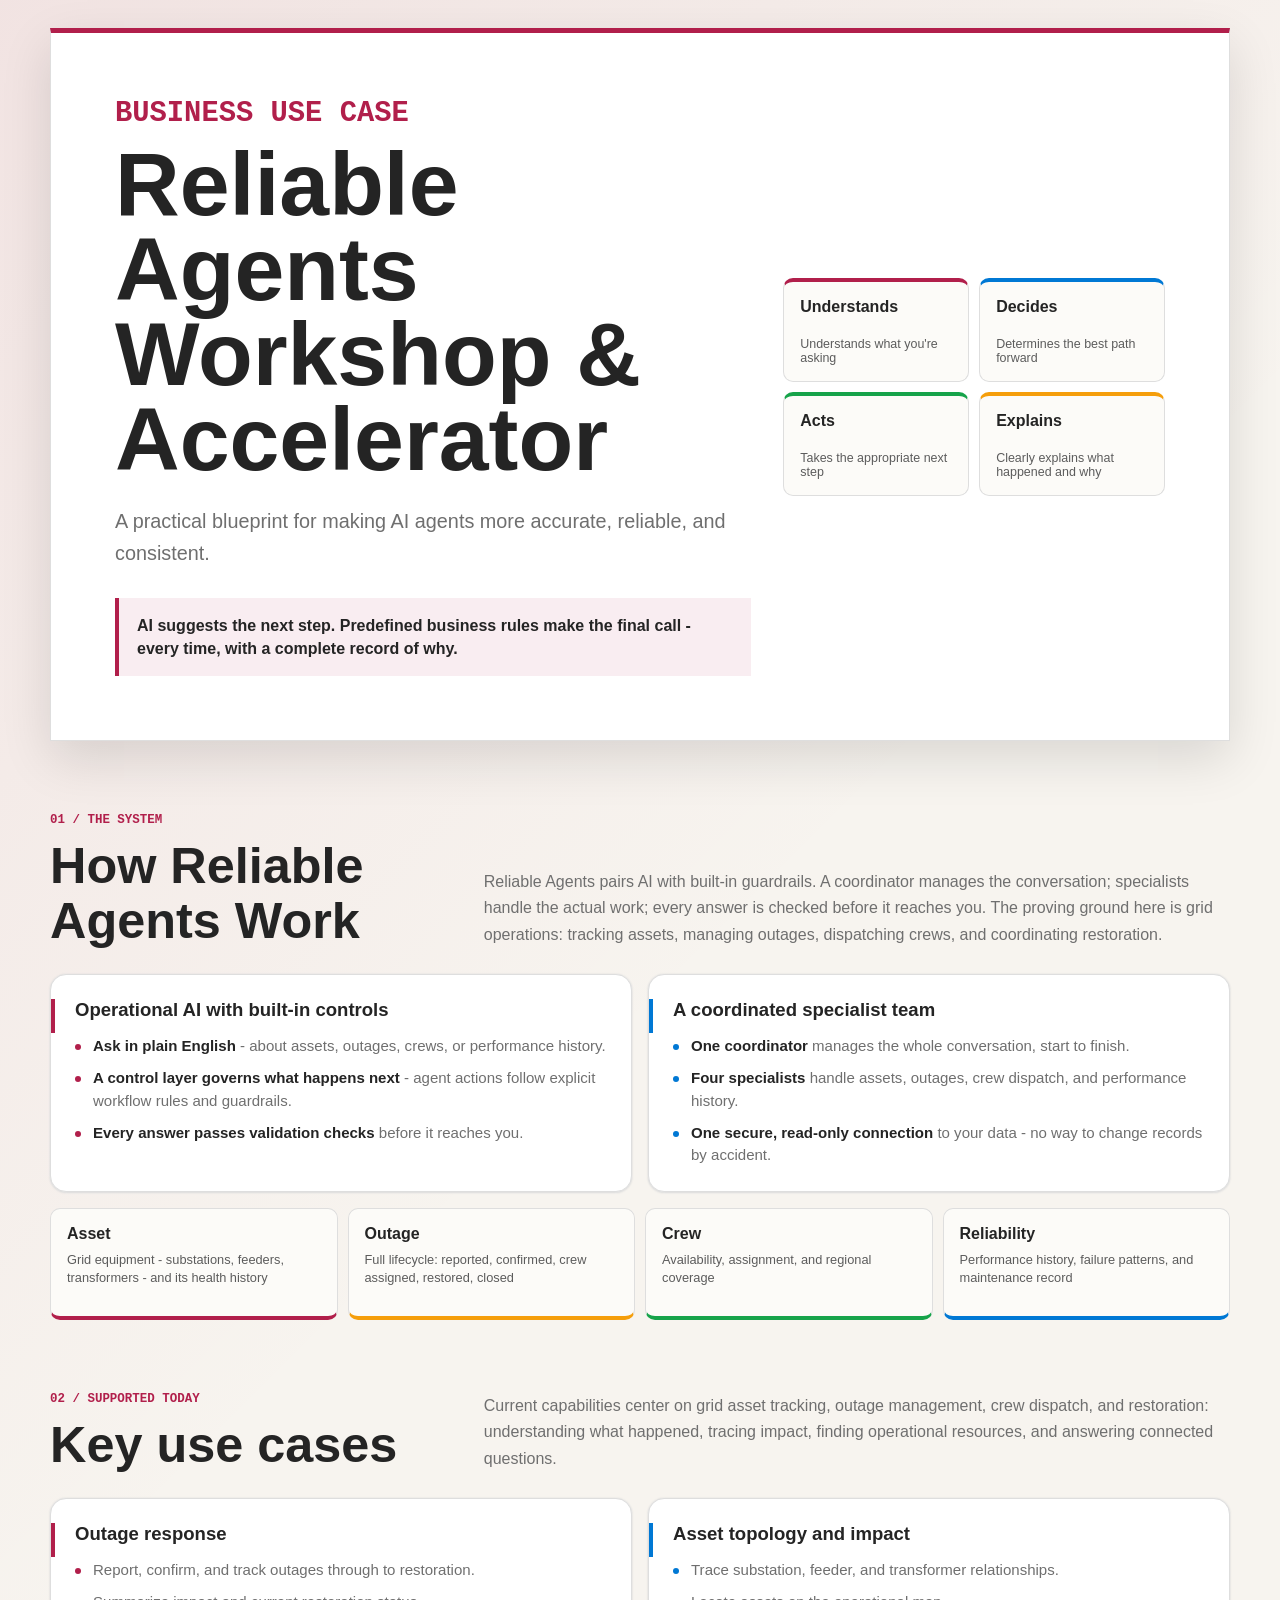
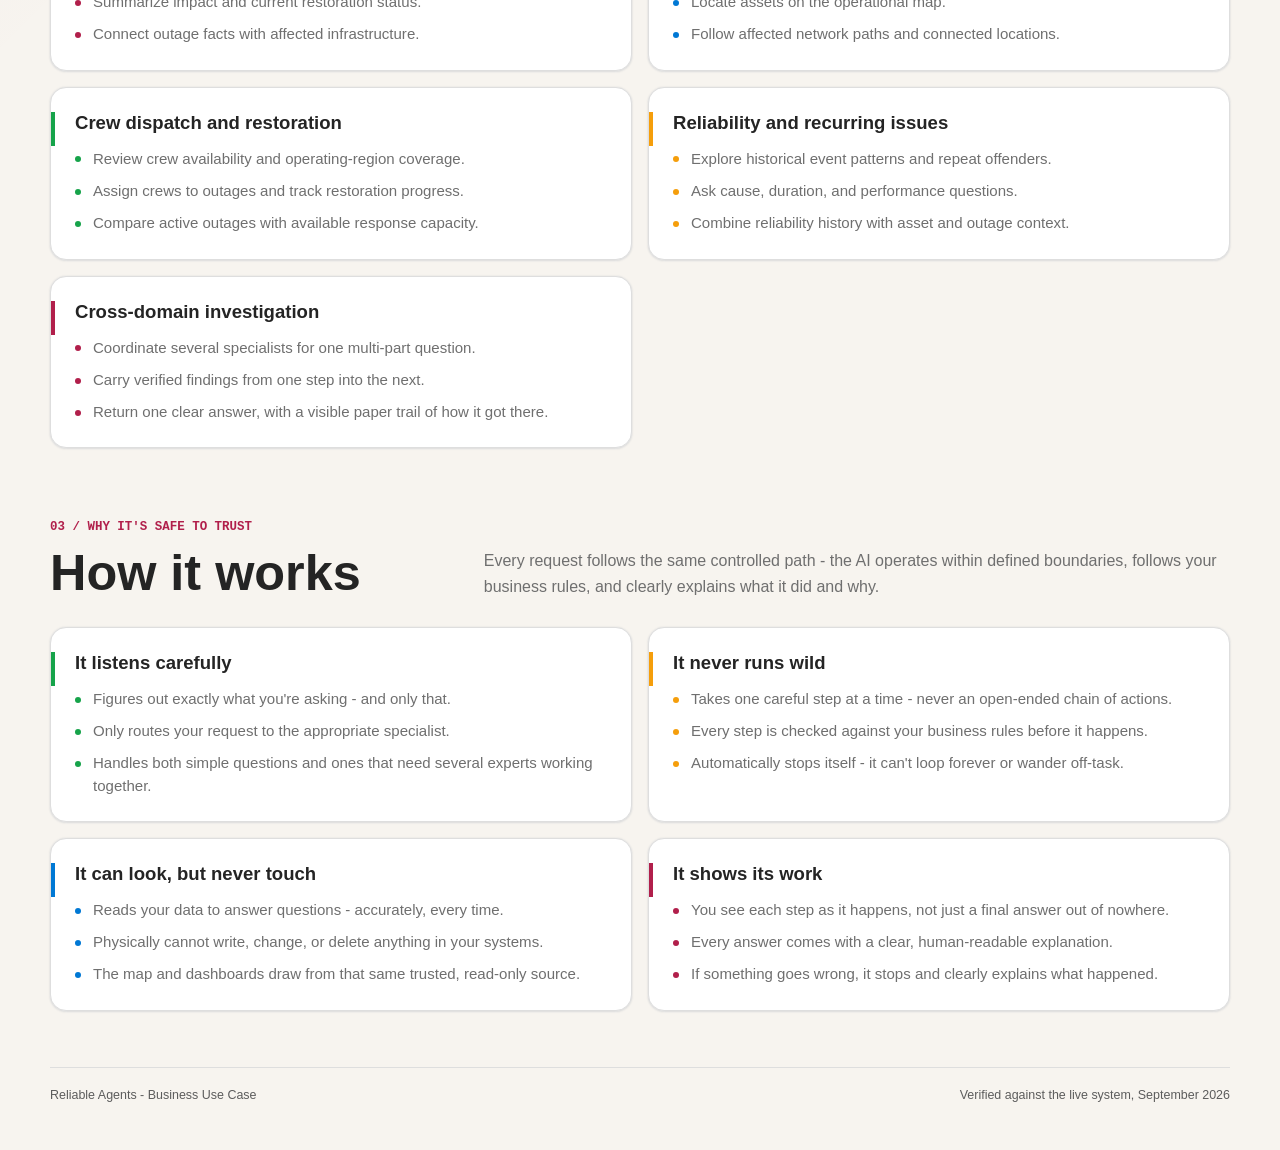
<file: docs/business-case/business-case.html>
<!DOCTYPE html>
<html lang="en">
<head>
  <meta charset="UTF-8">
  <meta name="viewport" content="width=device-width, initial-scale=1.0">
  <title>Reliable Agents Workshop &amp; Accelerator | System Overview</title>
  <script>
    (() => {
      const theme = "light";
      document.documentElement.setAttribute("data-theme", theme);
    })();
  </script>
  <style>
    :root {
      color-scheme: light;
      --cp-bg: #f7f4ef;
      --cp-bg-elevated: #fcfbf8;
      --cp-surface: #ffffff;
      --cp-surface-soft: #f5f5f5;
      --cp-border: #dedede;
      --cp-border-strong: #919191;
      --cp-text: #242424;
      --cp-text-muted: #5c5c5c;
      --cp-text-soft: #6f6f6f;
      --cp-accent: #b11f4b;
      --cp-accent-hover: #9a1a41;
      --cp-accent-soft: rgba(177, 31, 75, 0.08);
      --cp-accent-fg: #ffffff;
      --cp-success: #16a34a;
      --cp-danger: #dc2626;
      --cp-warning: #f59e0b;
      --cp-link: #0078d4;
      --cp-shadow: 0 18px 48px rgba(0, 0, 0, 0.12);
      --cp-overlay: rgba(255, 255, 255, 0.8);
      --cp-panel: rgba(255, 255, 255, 0.86);
      --cp-panel-strong: rgba(255, 255, 255, 0.96);
      --cp-sheen: rgba(255, 255, 255, 0.55);
      --cp-highlight: rgba(177, 31, 75, 0.12);
    }
    html[data-theme="dark"] {
      color-scheme: dark;
      --cp-bg: #3d3b3a;
      --cp-bg-elevated: #343231;
      --cp-surface: #292929;
      --cp-surface-soft: #2e2e2e;
      --cp-border: #474747;
      --cp-border-strong: #5f5f5f;
      --cp-text: #dedede;
      --cp-text-muted: #919191;
      --cp-text-soft: #b0b0b0;
      --cp-accent: #fd8ea1;
      --cp-accent-hover: #fb7b91;
      --cp-accent-soft: rgba(253, 142, 161, 0.14);
      --cp-accent-fg: #1a1a1a;
      --cp-success: #4ade80;
      --cp-danger: #f87171;
      --cp-warning: #fbbf24;
      --cp-link: #4da6ff;
      --cp-shadow: 0 18px 48px rgba(0, 0, 0, 0.32);
      --cp-overlay: rgba(41, 41, 41, 0.88);
      --cp-panel: rgba(41, 41, 41, 0.72);
      --cp-panel-strong: rgba(41, 41, 41, 0.96);
      --cp-sheen: rgba(255, 255, 255, 0.04);
      --cp-highlight: rgba(253, 142, 161, 0.12);
    }

    * { box-sizing: border-box; }

    html { scroll-behavior: smooth; }

    body {
      margin: 0;
      min-height: 100vh;
      background:
        linear-gradient(135deg, var(--cp-accent-soft), transparent 42%),
        var(--cp-bg);
      color: var(--cp-text);
      font-family: "Segoe UI", Aptos, Calibri, -apple-system, BlinkMacSystemFont, sans-serif;
    }

    .page-shell {
      width: min(1180px, calc(100% - 32px));
      margin: 0 auto;
      padding: 28px 0 48px;
    }

    .hero {
      position: relative;
      overflow: hidden;
      min-height: 340px;
      display: grid;
      grid-template-columns: minmax(0, 1.25fr) minmax(280px, 0.75fr);
      gap: 32px;
      align-items: center;
      padding: clamp(28px, 6vw, 64px);
      border: 1px solid var(--cp-border);
      border-top: 5px solid var(--cp-accent);
      background: var(--cp-surface);
      box-shadow: var(--cp-shadow);
    }

    .eyebrow {
      margin: 0 0 12px;
      color: var(--cp-accent);
      font-family: Consolas, "Courier New", Courier, monospace;
      font-size: 1.8rem;
      font-weight: 700;
      letter-spacing: 0;
      text-transform: uppercase;
    }

    .status-label,
    .section-kicker {
      margin: 0 0 12px;
      color: var(--cp-accent);
      font-family: Consolas, "Courier New", Courier, monospace;
      font-size: 0.78rem;
      font-weight: 700;
      letter-spacing: 0;
      text-transform: uppercase;
    }

    h1 {
      margin: 0;
      max-width: 760px;
      font-size: clamp(3rem, 7vw, 5.75rem);
      line-height: 0.95;
      letter-spacing: 0;
    }

    .hero-copy {
      max-width: 720px;
      margin: 24px 0 0;
      color: var(--cp-text-soft);
      font-size: clamp(1rem, 2vw, 1.24rem);
      line-height: 1.6;
    }

    .principle {
      margin-top: 28px;
      padding: 16px 18px;
      border-left: 4px solid var(--cp-accent);
      background: var(--cp-accent-soft);
      font-weight: 650;
      line-height: 1.45;
    }

    .system-loop {
      min-height: 236px;
      display: grid;
      grid-template-columns: repeat(2, minmax(0, 1fr));
      gap: 10px;
      align-content: center;
    }

    .loop-step {
      min-height: 104px;
      display: flex;
      flex-direction: column;
      justify-content: space-between;
      padding: 16px;
      border: 1px solid var(--cp-border);
      border-radius: 0.625rem;
      background: var(--cp-bg-elevated);
    }

    .loop-step strong { font-size: 1rem; }
    .loop-step span { color: var(--cp-text-muted); font-size: 0.78rem; }
    .loop-step:nth-child(1) { border-top: 4px solid var(--cp-accent); }
    .loop-step:nth-child(2) { border-top: 4px solid var(--cp-link); }
    .loop-step:nth-child(3) { border-top: 4px solid var(--cp-success); }
    .loop-step:nth-child(4) { border-top: 4px solid var(--cp-warning); }

    .section {
      padding: 72px 0 0;
    }

    .section-heading {
      display: grid;
      grid-template-columns: minmax(0, 0.7fr) minmax(280px, 1.3fr);
      gap: 32px;
      align-items: end;
      margin-bottom: 26px;
    }

    h2 {
      margin: 0;
      font-size: clamp(2rem, 4vw, 3.15rem);
      line-height: 1.08;
      letter-spacing: 0;
    }

    .section-intro {
      margin: 0;
      color: var(--cp-text-soft);
      font-size: 1rem;
      line-height: 1.65;
    }

    .card-grid {
      display: grid;
      grid-template-columns: repeat(2, minmax(0, 1fr));
      gap: 16px;
    }

    .card {
      position: relative;
      padding: 24px;
      border: 1px solid var(--cp-border);
      border-radius: 16px;
      background: var(--cp-surface);
      box-shadow: 0 0 2px var(--cp-border), 0 1px 2px var(--cp-border);
    }

    .card::before {
      content: "";
      position: absolute;
      top: 24px;
      left: 0;
      width: 4px;
      height: 34px;
      background: var(--card-accent, var(--cp-accent));
    }

    .card h3 {
      margin: 0 0 14px;
      font-size: 1.16rem;
      letter-spacing: 0;
    }

    .card ul {
      margin: 0;
      padding: 0;
      list-style: none;
    }

    .card li {
      position: relative;
      margin-top: 10px;
      padding-left: 18px;
      color: var(--cp-text-soft);
      font-size: 0.94rem;
      line-height: 1.48;
    }

    .card li::before {
      content: "";
      position: absolute;
      top: 0.58em;
      left: 0;
      width: 6px;
      height: 6px;
      border-radius: 50%;
      background: var(--card-accent, var(--cp-accent));
    }

    .card strong { color: var(--cp-text); }
    .accent-blue { --card-accent: var(--cp-link); }
    .accent-green { --card-accent: var(--cp-success); }
    .accent-gold { --card-accent: var(--cp-warning); }

    .agent-strip {
      display: grid;
      grid-template-columns: repeat(4, minmax(0, 1fr));
      gap: 10px;
      margin-top: 16px;
    }

    .agent {
      min-height: 112px;
      padding: 16px;
      border: 1px solid var(--cp-border);
      border-bottom: 4px solid var(--cp-accent);
      border-radius: 0.625rem;
      background: var(--cp-bg-elevated);
    }

    .agent:nth-child(2) { border-bottom-color: var(--cp-warning); }
    .agent:nth-child(3) { border-bottom-color: var(--cp-success); }
    .agent:nth-child(4) { border-bottom-color: var(--cp-link); }
    .agent strong { display: block; margin-bottom: 7px; }
    .agent span { color: var(--cp-text-muted); font-size: 0.8rem; line-height: 1.4; }

    .future-band {
      padding: 32px;
      border: 1px solid var(--cp-border);
      border-radius: 16px;
      background: var(--cp-bg-elevated);
    }

    .future-grid {
      display: grid;
      grid-template-columns: repeat(3, minmax(0, 1fr));
      gap: 12px;
      margin-top: 22px;
    }

    .future-item {
      min-height: 148px;
      padding: 18px;
      border: 1px solid var(--cp-border);
      border-radius: 0.625rem;
      background: var(--cp-surface);
    }

    .future-item strong {
      display: block;
      margin-bottom: 9px;
      color: var(--cp-accent);
    }

    .future-item p {
      margin: 0;
      color: var(--cp-text-soft);
      font-size: 0.88rem;
      line-height: 1.5;
    }

    footer {
      display: flex;
      justify-content: space-between;
      gap: 20px;
      margin-top: 56px;
      padding-top: 20px;
      border-top: 1px solid var(--cp-border);
      color: var(--cp-text-muted);
      font-size: 0.78rem;
    }

    @media (max-width: 820px) {
      .hero,
      .section-heading { grid-template-columns: 1fr; }
      .card-grid,
      .future-grid { grid-template-columns: 1fr; }
      .agent-strip { grid-template-columns: repeat(2, minmax(0, 1fr)); }
      .hero { min-height: auto; }
    }

    @media (max-width: 520px) {
      .page-shell { width: min(100% - 20px, 1180px); padding-top: 10px; }
      .hero { padding: 26px 20px; }
      .section { padding-top: 52px; }
      .system-loop,
      .agent-strip { grid-template-columns: 1fr; }
      .future-band { padding: 22px 18px; }
      footer { flex-direction: column; }
    }
  </style>
</head>
<body>
  <main class="page-shell">
    <section class="hero" aria-labelledby="page-title">
      <div>
        <p class="eyebrow">Business Use Case</p>
        <h1 id="page-title">Reliable Agents Workshop &amp; Accelerator</h1>
        <p class="hero-copy">
          A practical blueprint for making AI agents more accurate, reliable, and consistent.
        </p>
        <div class="principle">
          AI suggests the next step. Predefined business rules make the final call - every time, with a
          complete record of why.
        </div>
      </div>

      <div class="system-loop" aria-label="Reliable Agents operating loop">
        <div class="loop-step"><strong>Understands</strong><span>Understands what you're asking</span></div>
        <div class="loop-step"><strong>Decides</strong><span>Determines the best path forward</span></div>
        <div class="loop-step"><strong>Acts</strong><span>Takes the appropriate next step</span></div>
        <div class="loop-step"><strong>Explains</strong><span>Clearly explains what happened and why</span></div>
      </div>
    </section>

    <section class="section" aria-labelledby="what-title">
      <div class="section-heading">
        <div>
          <p class="section-kicker">01 / The system</p>
          <h2 id="what-title">How Reliable Agents Work</h2>
        </div>
        <p class="section-intro">
          Reliable Agents pairs AI with built-in guardrails. A coordinator manages the conversation;
          specialists handle the actual work; every answer is checked before it reaches you. The
          proving ground here is grid operations: tracking assets, managing outages, dispatching
          crews, and coordinating restoration.
        </p>
      </div>

      <div class="card-grid">
        <article class="card">
          <h3>Operational AI with built-in controls</h3>
          <ul>
            <li><strong>Ask in plain English</strong> - about assets, outages, crews, or performance history.</li>
            <li><strong>A control layer governs what happens next</strong> - agent actions follow explicit workflow rules and guardrails.</li>
            <li><strong>Every answer passes validation checks</strong> before it reaches you.</li>
          </ul>
        </article>

        <article class="card accent-blue">
          <h3>A coordinated specialist team</h3>
          <ul>
            <li><strong>One coordinator</strong> manages the whole conversation, start to finish.</li>
            <li><strong>Four specialists</strong> handle assets, outages, crew dispatch, and performance history.</li>
            <li><strong>One secure, read-only connection</strong> to your data - no way to change records by accident.</li>
          </ul>
        </article>
      </div>

      <div class="agent-strip" aria-label="Current Reliable Agents domain agents">
        <div class="agent"><strong>Asset</strong><span>Grid equipment - substations, feeders, transformers - and its health history</span></div>
        <div class="agent"><strong>Outage</strong><span>Full lifecycle: reported, confirmed, crew assigned, restored, closed</span></div>
        <div class="agent"><strong>Crew</strong><span>Availability, assignment, and regional coverage</span></div>
        <div class="agent"><strong>Reliability</strong><span>Performance history, failure patterns, and maintenance record</span></div>
      </div>
    </section>

    <section class="section" aria-labelledby="use-title">
      <div class="section-heading">
        <div>
          <p class="section-kicker">02 / Supported today</p>
          <h2 id="use-title">Key use cases</h2>
        </div>
        <p class="section-intro">
          Current capabilities center on grid asset tracking, outage management, crew dispatch, and
          restoration: understanding what happened, tracing impact, finding operational resources, and
          answering connected questions.
        </p>
      </div>

      <div class="card-grid">
        <article class="card">
          <h3>Outage response</h3>
          <ul>
            <li>Report, confirm, and track outages through to restoration.</li>
            <li>Summarize impact and current restoration status.</li>
            <li>Connect outage facts with affected infrastructure.</li>
          </ul>
        </article>

        <article class="card accent-blue">
          <h3>Asset topology and impact</h3>
          <ul>
            <li>Trace substation, feeder, and transformer relationships.</li>
            <li>Locate assets on the operational map.</li>
            <li>Follow affected network paths and connected locations.</li>
          </ul>
        </article>

        <article class="card accent-green">
          <h3>Crew dispatch and restoration</h3>
          <ul>
            <li>Review crew availability and operating-region coverage.</li>
            <li>Assign crews to outages and track restoration progress.</li>
            <li>Compare active outages with available response capacity.</li>
          </ul>
        </article>

        <article class="card accent-gold">
          <h3>Reliability and recurring issues</h3>
          <ul>
            <li>Explore historical event patterns and repeat offenders.</li>
            <li>Ask cause, duration, and performance questions.</li>
            <li>Combine reliability history with asset and outage context.</li>
          </ul>
        </article>

        <article class="card">
          <h3>Cross-domain investigation</h3>
          <ul>
            <li>Coordinate several specialists for one multi-part question.</li>
            <li>Carry verified findings from one step into the next.</li>
            <li>Return one clear answer, with a visible paper trail of how it got there.</li>
          </ul>
        </article>
      </div>
    </section>

    <section class="section" aria-labelledby="does-title">
      <div class="section-heading">
        <div>
          <p class="section-kicker">03 / Why it's safe to trust</p>
          <h2 id="does-title">How it works</h2>
        </div>
        <p class="section-intro">
          Every request follows the same controlled path - the AI operates within defined boundaries,
          follows your business rules, and clearly explains what it did and why.
        </p>
      </div>

      <div class="card-grid">
        <article class="card accent-green">
          <h3>It listens carefully</h3>
          <ul>
            <li>Figures out exactly what you're asking - and only that.</li>
            <li>Only routes your request to the appropriate specialist.</li>
            <li>Handles both simple questions and ones that need several experts working together.</li>
          </ul>
        </article>

        <article class="card accent-gold">
          <h3>It never runs wild</h3>
          <ul>
            <li>Takes one careful step at a time - never an open-ended chain of actions.</li>
            <li>Every step is checked against your business rules before it happens.</li>
            <li>Automatically stops itself - it can't loop forever or wander off-task.</li>
          </ul>
        </article>

        <article class="card accent-blue">
          <h3>It can look, but never touch</h3>
          <ul>
            <li>Reads your data to answer questions - accurately, every time.</li>
            <li>Physically cannot write, change, or delete anything in your systems.</li>
            <li>The map and dashboards draw from that same trusted, read-only source.</li>
          </ul>
        </article>

        <article class="card">
          <h3>It shows its work</h3>
          <ul>
            <li>You see each step as it happens, not just a final answer out of nowhere.</li>
            <li>Every answer comes with a clear, human-readable explanation.</li>
            <li>If something goes wrong, it stops and clearly explains what happened.</li>
          </ul>
        </article>
      </div>
    </section>

    <footer>
      <span>Reliable Agents - Business Use Case</span>
      <span>Verified against the live system, September 2026</span>
    </footer>
  </main>
</body>
</html>
</file>
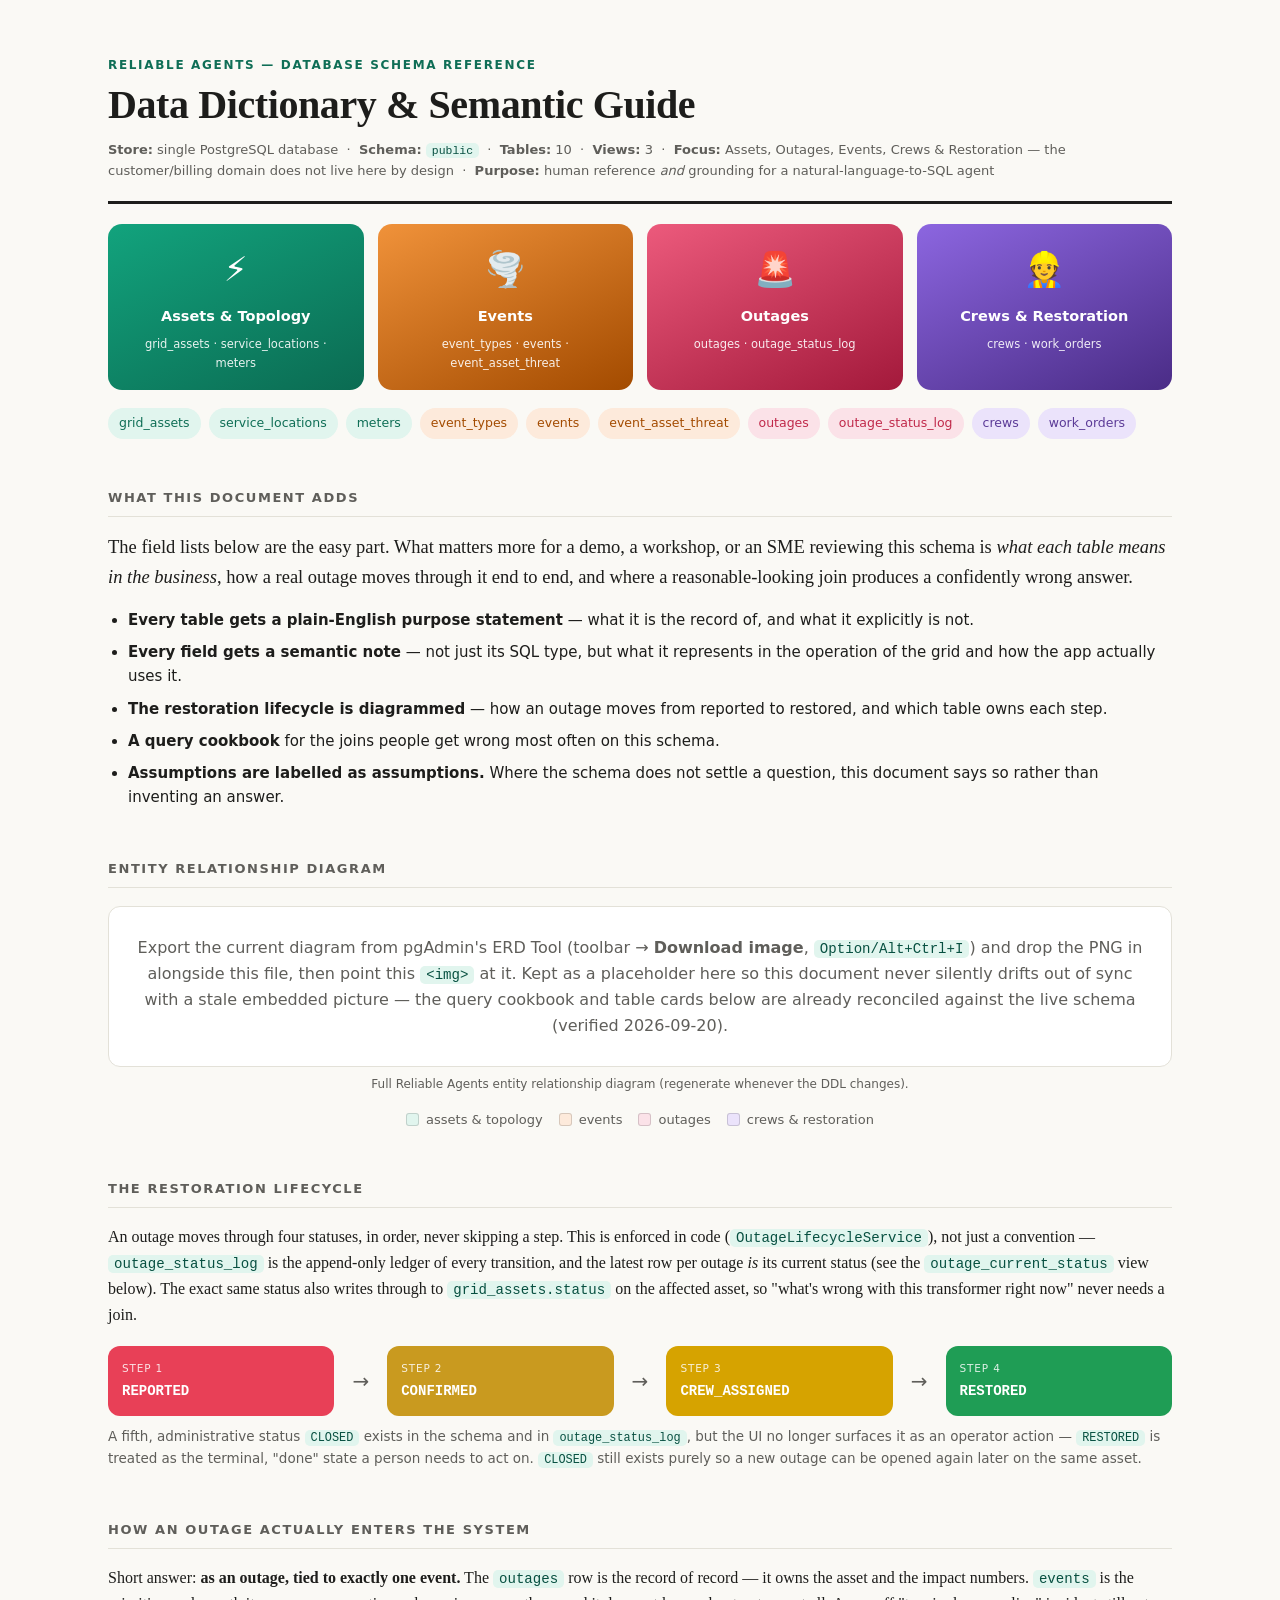
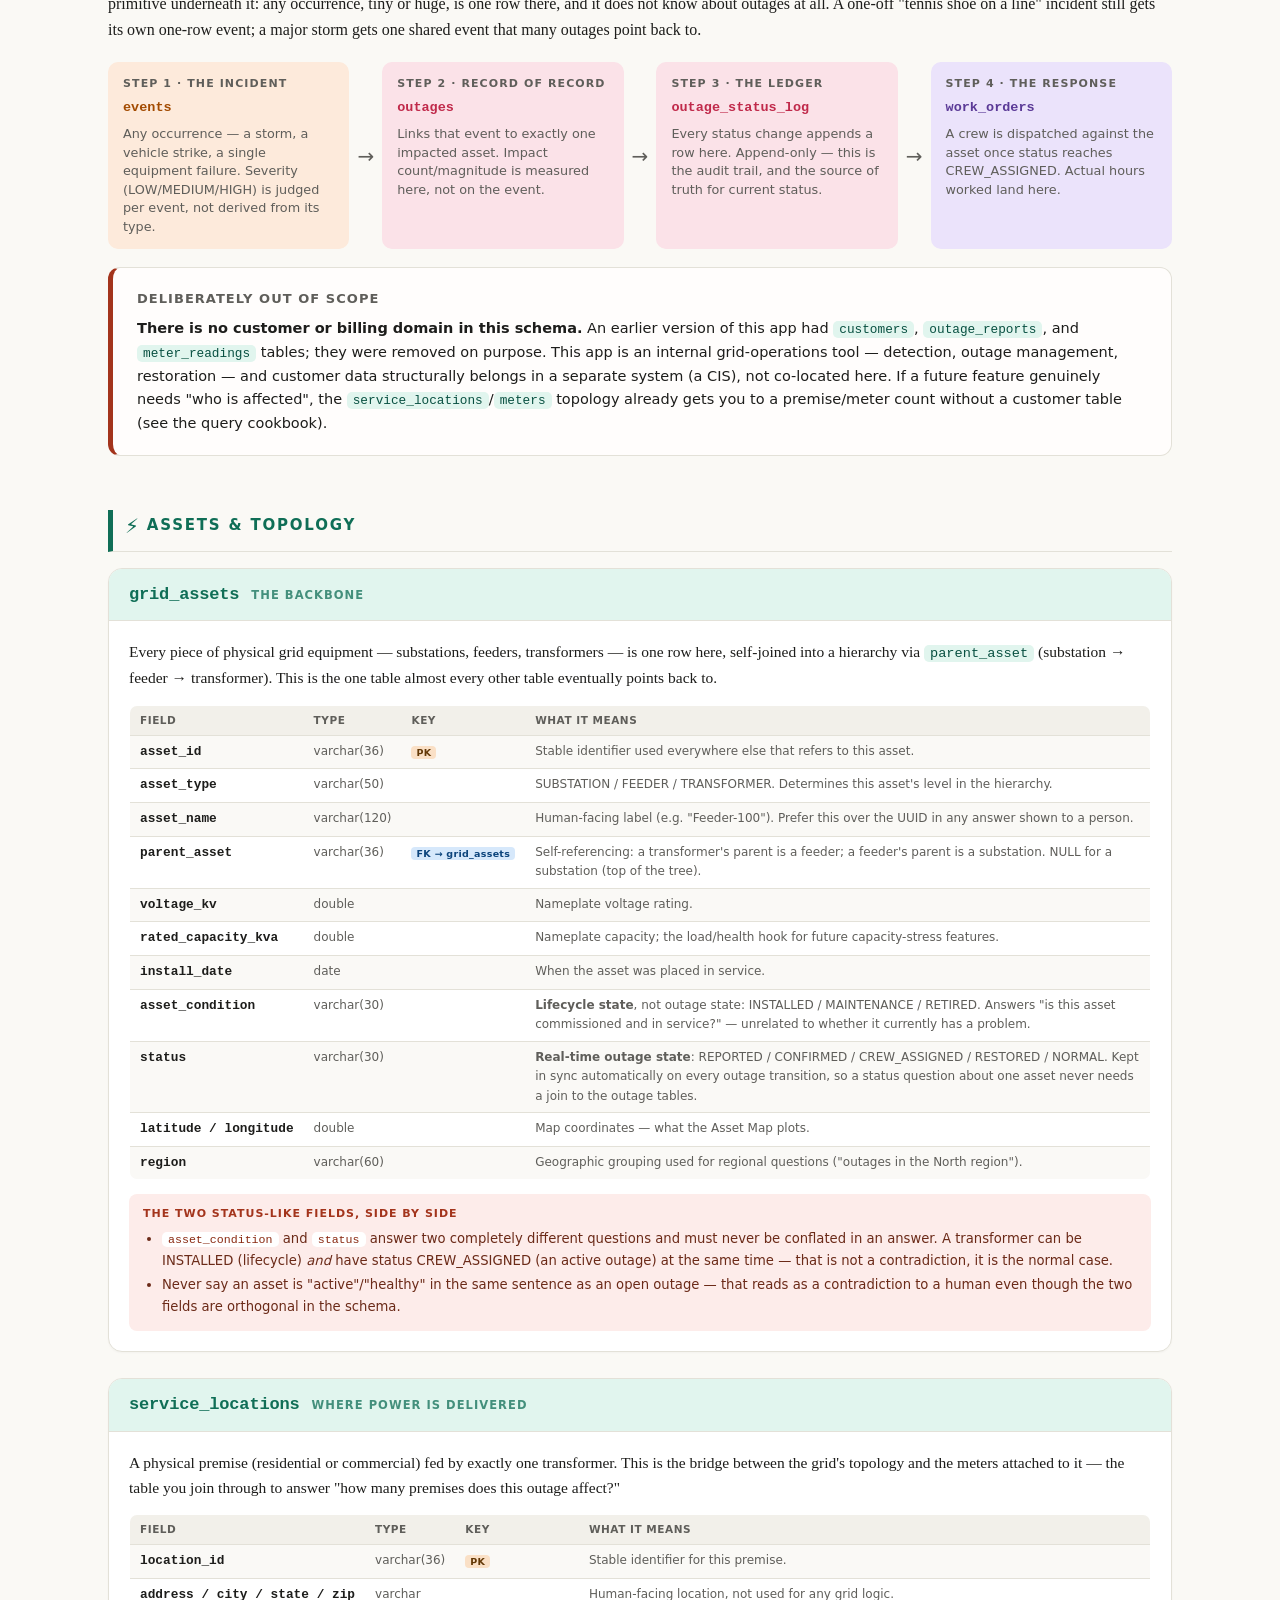
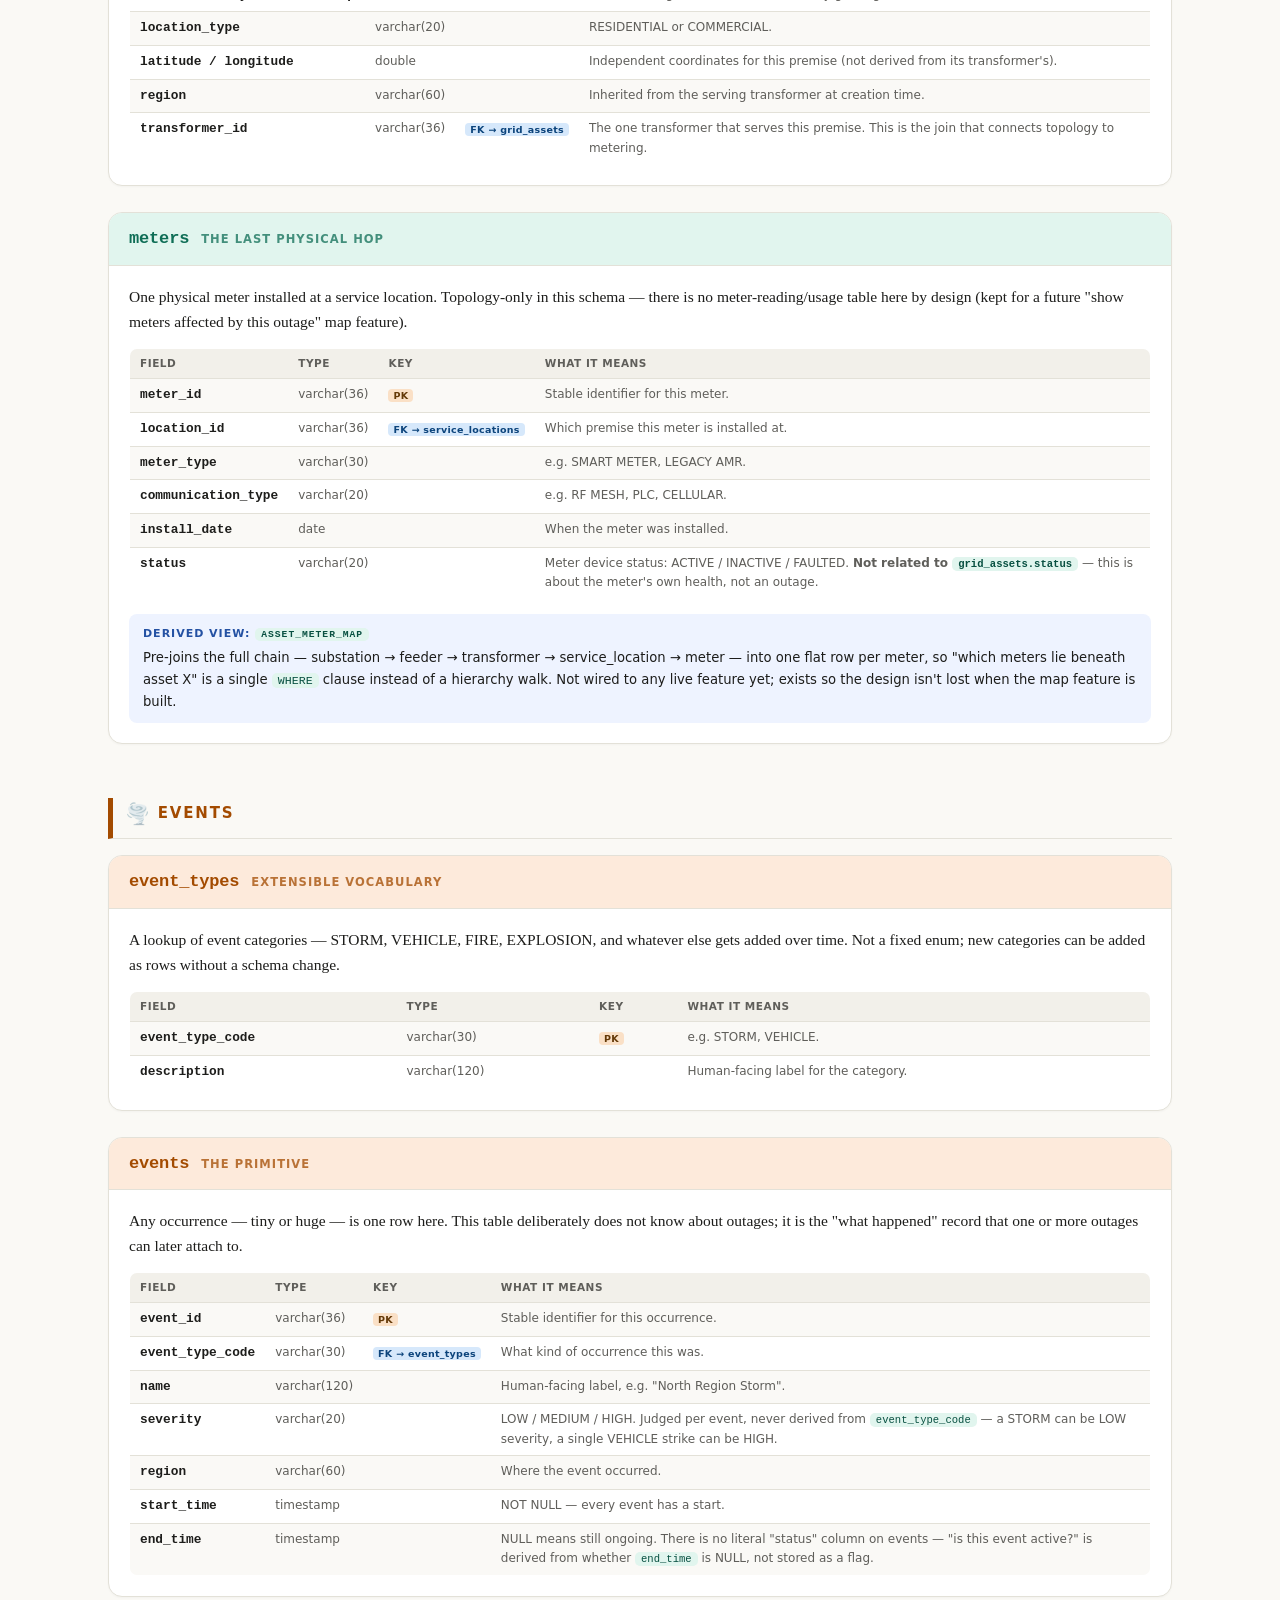
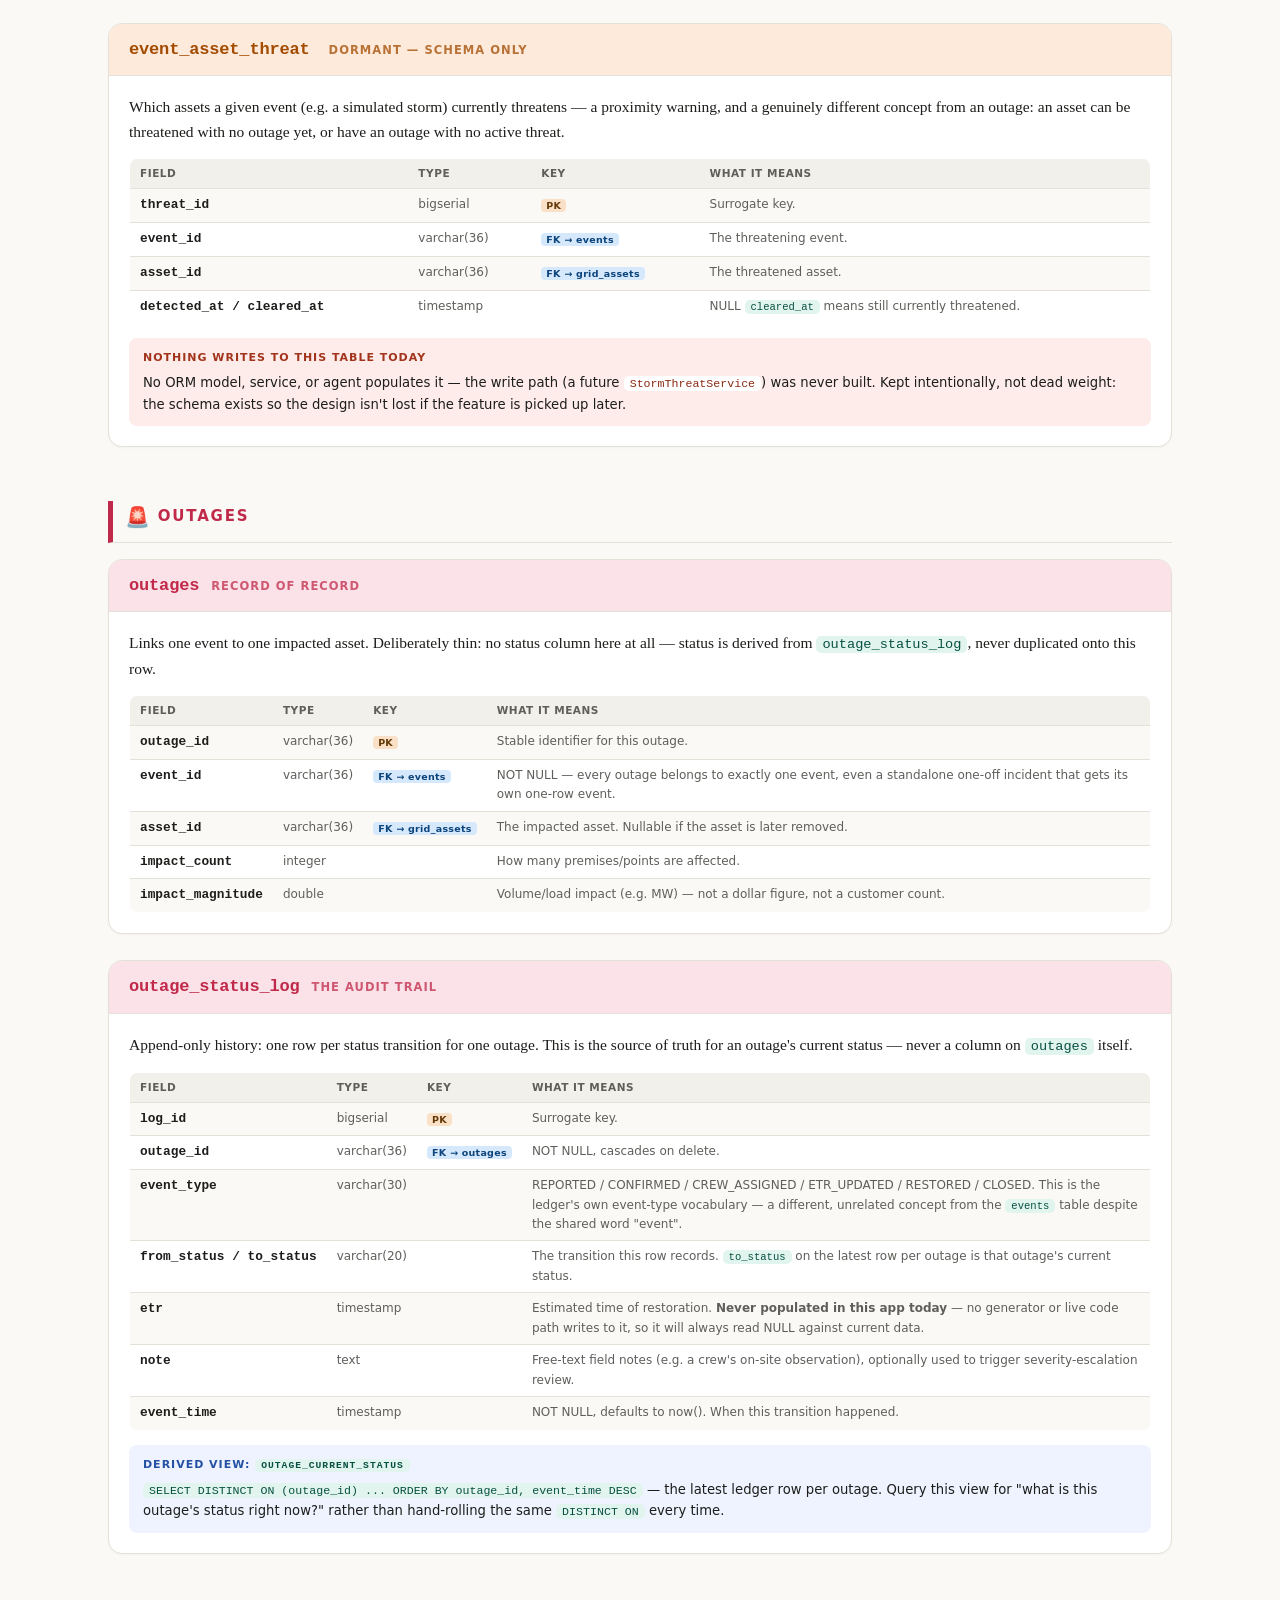
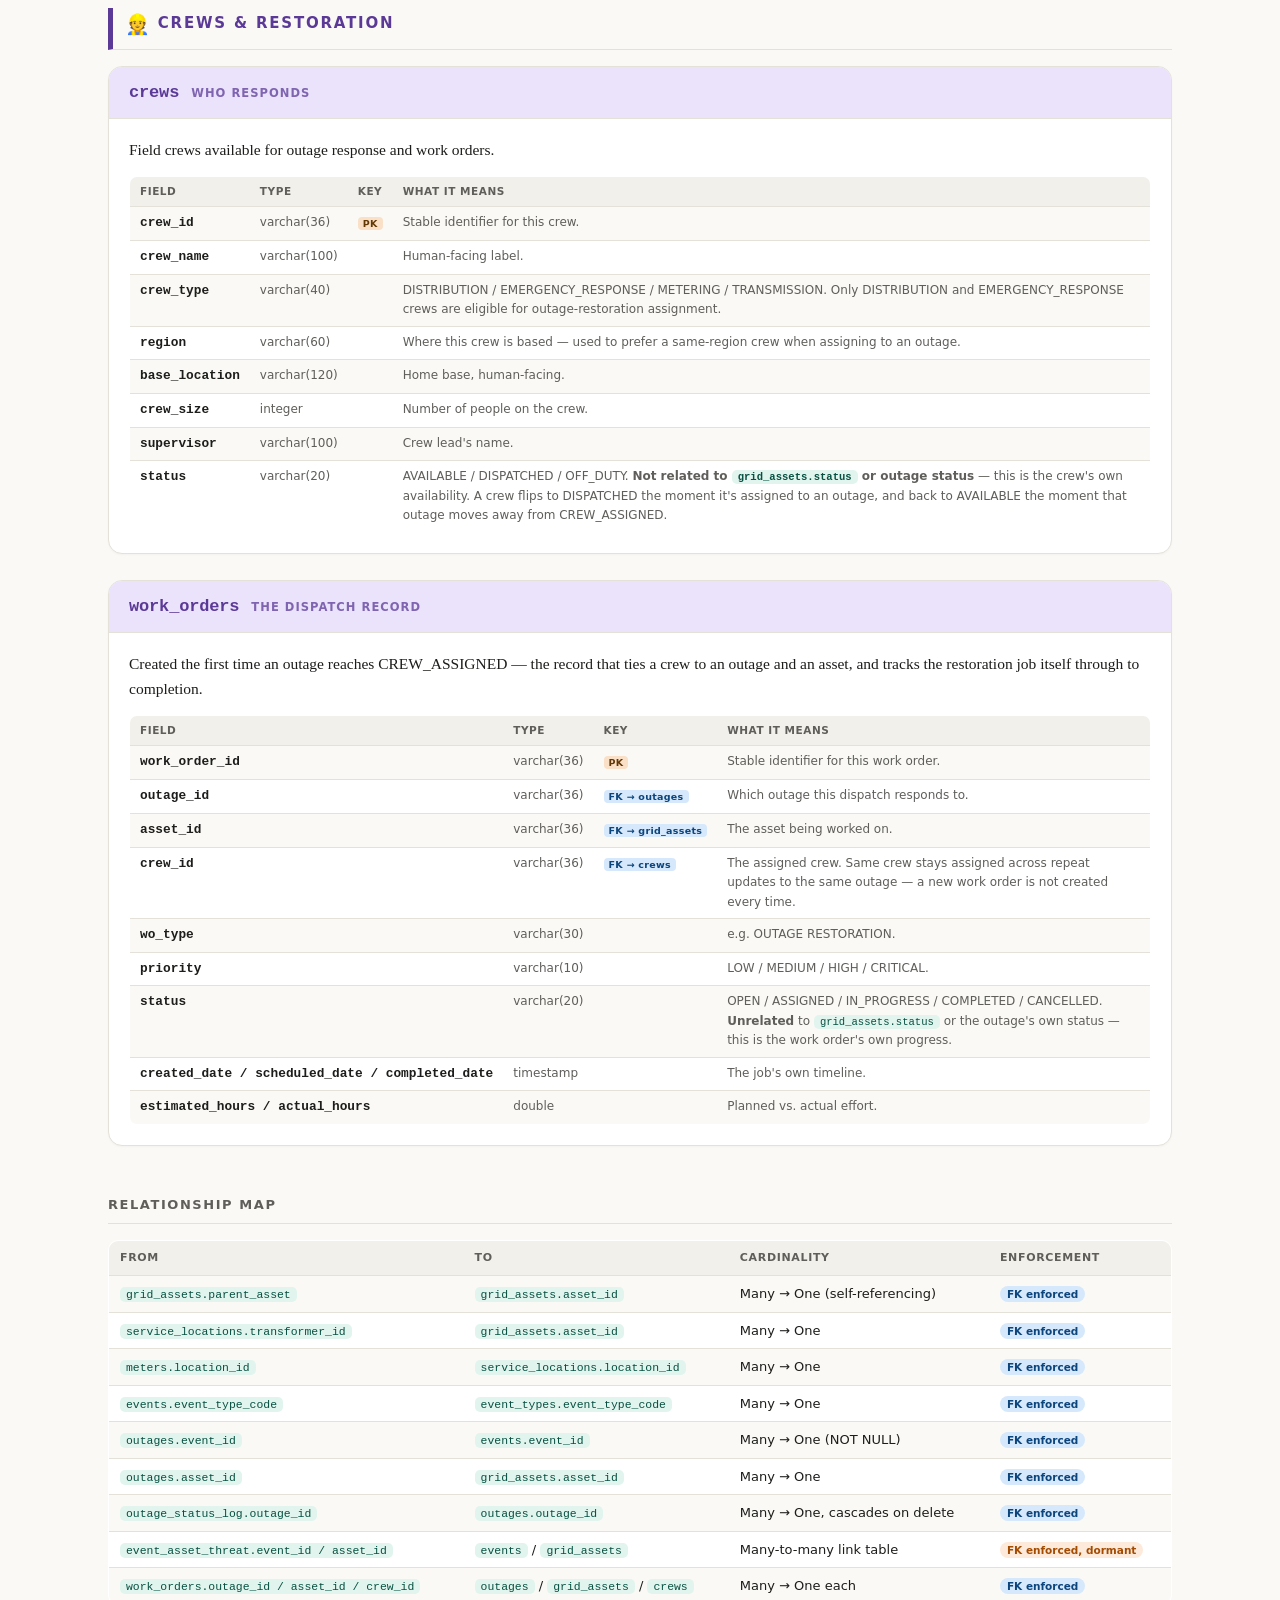
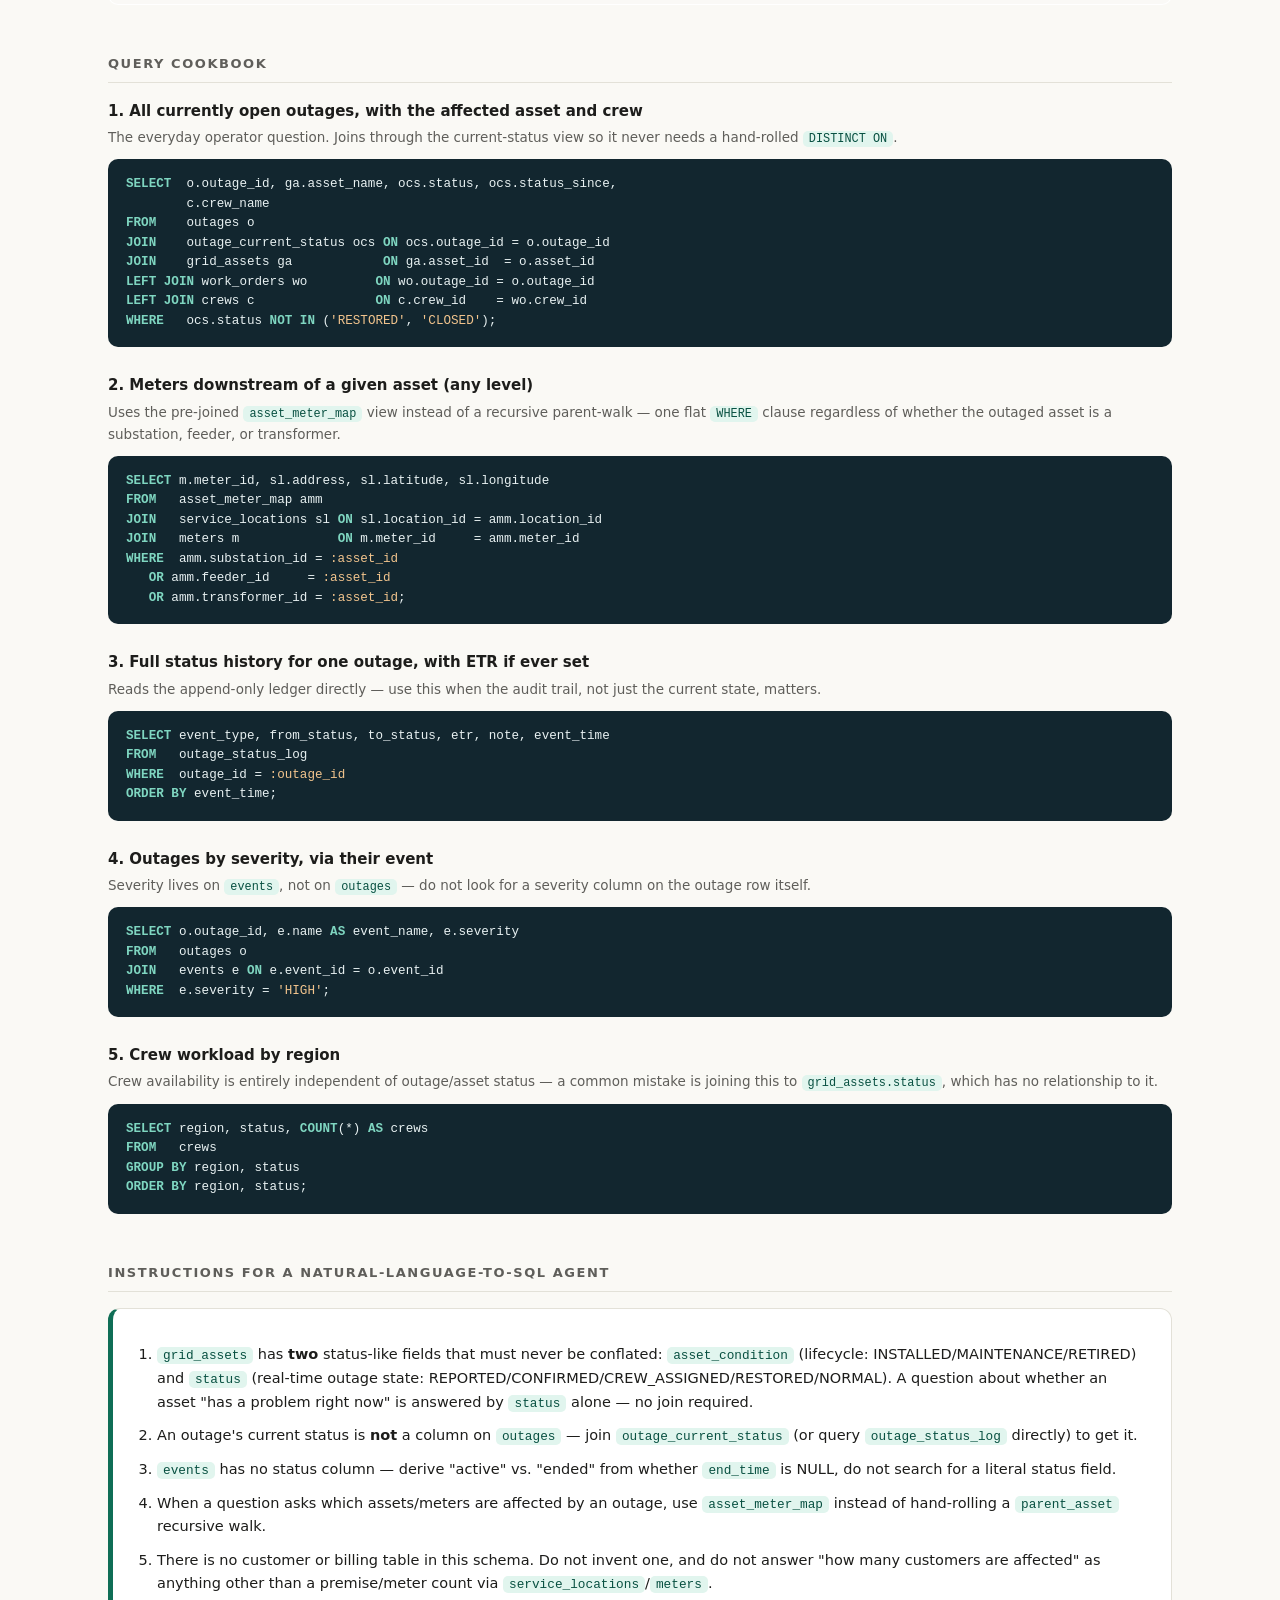
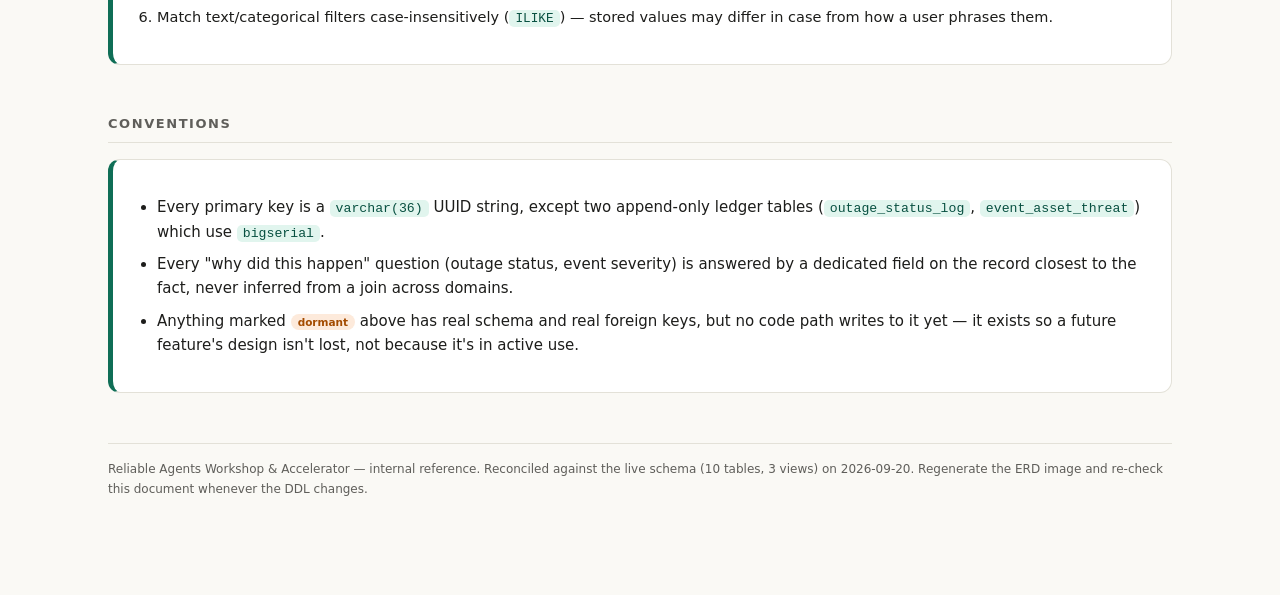
<file: docs/data/data-dictionary/data-dictionary.html>
<!DOCTYPE html>
<html lang="en">
<head>
<meta charset="UTF-8">
<meta name="viewport" content="width=device-width, initial-scale=1.0">
<title>Reliable Agents Workshop &amp; Accelerator &mdash; Data Dictionary &amp; Semantic Guide</title>
<style>
  :root{
    --ink:#1d1d1b; --muted:#5f5e5a; --rule:#e3e1d8; --bg:#faf9f5; --surface:#ffffff;
    --accent:#0f6e56; --accent-soft:#e1f5ee;
    --grid-ink:#0f6e56; --grid-bg:#e1f5ee;
    --event-ink:#a34b00; --event-bg:#fdeadb;
    --outage-ink:#c0294a; --outage-bg:#fbe2e8;
    --work-ink:#5b3a97; --work-bg:#ebe3fb;
    --warn:#a3341c; --warn-bg:#fdecea;
    --gold:#b8860b;
  }
  *{box-sizing:border-box;}
  body{margin:0;background:var(--bg);color:var(--ink);
    font-family:ui-serif,Georgia,"Times New Roman",serif;line-height:1.62;-webkit-font-smoothing:antialiased;}
  .wrap{max-width:1120px;margin:0 auto;padding:56px 28px 96px;}
  header.doc{border-bottom:3px solid var(--ink);padding-bottom:20px;margin-bottom:14px;}
  header.doc .kicker{font-family:ui-sans-serif,system-ui,sans-serif;text-transform:uppercase;
    letter-spacing:.14em;font-size:12px;color:var(--accent);font-weight:700;margin:0 0 8px;}
  h1{font-size:40px;line-height:1.08;margin:0;font-weight:600;letter-spacing:-.01em;}
  .status{font-family:ui-sans-serif,system-ui,sans-serif;font-size:13px;color:var(--muted);margin:12px 0 0;}
  h2{font-family:ui-sans-serif,system-ui,sans-serif;font-size:13px;text-transform:uppercase;
    letter-spacing:.12em;color:var(--muted);font-weight:700;margin:48px 0 16px;
    padding-bottom:8px;border-bottom:1px solid var(--rule);}
  h2.dom{margin-top:54px;padding-left:12px;border-left:5px solid currentColor;border-bottom:1px solid var(--rule);
    font-size:15px;}
  h2.dom .emoji{font-size:20px;margin-right:6px;vertical-align:-3px;}
  h2.dom.grid{color:var(--grid-ink);} h2.dom.event{color:var(--event-ink);}
  h2.dom.outage{color:var(--outage-ink);} h2.dom.work{color:var(--work-ink);}
  p{margin:0 0 14px;} .lead{font-size:18.5px;}
  code{font-family:ui-monospace,Menlo,monospace;font-size:.88em;background:var(--accent-soft);
    color:#085041;padding:1px 6px;border-radius:5px;}
  a{color:var(--accent);}

  /* ---- table of contents ---- */
  .toc{display:flex;flex-wrap:wrap;gap:8px;font-family:ui-sans-serif,system-ui,sans-serif;font-size:12.5px;margin:18px 0 0;}
  .toc a{text-decoration:none;padding:4px 10px;border-radius:999px;border:1px solid var(--rule);background:#fff;color:var(--muted);}
  .toc a.grid{color:var(--grid-ink);background:var(--grid-bg);border-color:transparent;}
  .toc a.event{color:var(--event-ink);background:var(--event-bg);border-color:transparent;}
  .toc a.outage{color:var(--outage-ink);background:var(--outage-bg);border-color:transparent;}
  .toc a.work{color:var(--work-ink);background:var(--work-bg);border-color:transparent;}

  /* ---- generic blocks ---- */
  .panel{background:var(--surface);border:1px solid var(--rule);border-radius:12px;padding:20px 24px;
    font-family:ui-sans-serif,system-ui,sans-serif;font-size:14.5px;}
  .panel.accent{border-left:5px solid var(--accent);}
  .panel.warn{border-left:5px solid var(--warn);background:#fffdfc;}
  .panel h4{font-size:13px;text-transform:uppercase;letter-spacing:.08em;margin:0 0 8px;color:var(--muted);}
  ul.scope{font-family:ui-sans-serif,system-ui,sans-serif;font-size:15px;padding-left:20px;}
  ul.scope li{margin:0 0 8px;}

  /* ---- domain overview cards (colorful, graphic, for a non-technical audience) ---- */
  .domain-grid{display:grid;grid-template-columns:repeat(4,1fr);gap:14px;margin:20px 0 6px;
    font-family:ui-sans-serif,system-ui,sans-serif;}
  .domain-card{border-radius:14px;padding:18px 16px;text-align:center;color:#fff;}
  .domain-card .emoji{font-size:34px;display:block;margin-bottom:6px;}
  .domain-card .name{font-weight:800;font-size:14.5px;}
  .domain-card .tables{font-size:11.5px;opacity:.9;margin-top:6px;}
  .domain-card.grid{background:linear-gradient(155deg,#12a37d,#0b6b52);}
  .domain-card.event{background:linear-gradient(155deg,#f0923a,#a34b00);}
  .domain-card.outage{background:linear-gradient(155deg,#ec5a7c,#a3193b);}
  .domain-card.work{background:linear-gradient(155deg,#8c66e0,#4a2c86);}
  @media (max-width:820px){ .domain-grid{grid-template-columns:repeat(2,1fr);} }

  /* ---- ERD ---- */
  figure{margin:18px 0 0;}
  .erd-box{background:var(--surface);border:1px solid var(--rule);border-radius:12px;padding:28px 20px;text-align:center;}
  .erd-box img{max-width:100%;height:auto;border-radius:6px;}
  figcaption{font-family:ui-sans-serif,system-ui,sans-serif;font-size:12px;color:var(--muted);margin-top:8px;text-align:center;}
  .legend{font-family:ui-sans-serif,system-ui,sans-serif;font-size:13px;color:var(--muted);
    display:flex;flex-wrap:wrap;gap:16px;justify-content:center;margin-top:14px;}
  .legend span{display:inline-flex;align-items:center;gap:7px;}
  .swatch{width:13px;height:13px;border-radius:3px;display:inline-block;border:1px solid rgba(0,0,0,.15);}

  /* ---- restoration lifecycle stepper (colorful, mirrors the live app's own status colors) ---- */
  .stepper{display:flex;flex-wrap:wrap;gap:10px;margin:18px 0 6px;font-family:ui-sans-serif,system-ui,sans-serif;}
  .stepper .stop{flex:1 1 150px;border-radius:12px;padding:14px 14px;color:#fff;position:relative;}
  .stepper .stop .k{font-size:10.5px;text-transform:uppercase;letter-spacing:.08em;opacity:.85;}
  .stepper .stop .v{font-family:ui-monospace,Menlo,monospace;font-weight:800;font-size:14px;margin-top:3px;}
  .stepper .stop.reported{background:#e84057;}
  .stepper .stop.confirmed{background:#c99a1f;}
  .stepper .stop.crew{background:#d6a300;}
  .stepper .stop.restored{background:#1f9d55;}
  .stepper .arrow{align-self:center;color:var(--muted);font-size:20px;}

  /* ---- flow diagram ---- */
  .flow{display:flex;flex-wrap:wrap;align-items:stretch;gap:0;margin:20px 0 6px;font-family:ui-sans-serif,system-ui,sans-serif;}
  .step{flex:1 1 170px;min-width:160px;background:#fff;border:1px solid var(--rule);border-radius:10px;padding:12px 14px;}
  .step .n{font-size:11px;letter-spacing:.1em;text-transform:uppercase;color:var(--muted);font-weight:700;}
  .step .t{font-family:ui-monospace,Menlo,monospace;font-size:13.5px;font-weight:700;margin:4px 0 6px;}
  .step p{font-size:12.8px;color:var(--muted);margin:0;line-height:1.45;}
  .arrow{display:flex;align-items:center;justify-content:center;padding:0 8px;color:var(--muted);font-size:20px;}
  .step.grid{background:var(--grid-bg);border-color:transparent;} .step.grid .t{color:var(--grid-ink);}
  .step.event{background:var(--event-bg);border-color:transparent;} .step.event .t{color:var(--event-ink);}
  .step.outage{background:var(--outage-bg);border-color:transparent;} .step.outage .t{color:var(--outage-ink);}
  .step.work{background:var(--work-bg);border-color:transparent;} .step.work .t{color:var(--work-ink);}

  /* ---- table cards ---- */
  .card{background:var(--surface);border:1px solid var(--rule);border-radius:14px;margin:0 0 26px;overflow:hidden;
    box-shadow:0 1px 2px rgba(0,0,0,.03);}
  .cardhead{display:flex;align-items:baseline;gap:12px;padding:12px 20px;border-bottom:1px solid var(--rule);}
  .cardhead h3{margin:0;font-family:ui-monospace,Menlo,monospace;font-size:17px;font-weight:700;letter-spacing:-.01em;}
  .cardhead .tag{font-family:ui-sans-serif,system-ui,sans-serif;font-size:11.5px;text-transform:uppercase;
    letter-spacing:.09em;font-weight:700;opacity:.75;}
  .card.grid .cardhead{background:var(--grid-bg);} .card.grid h3,.card.grid .tag{color:var(--grid-ink);}
  .card.event .cardhead{background:var(--event-bg);} .card.event h3,.card.event .tag{color:var(--event-ink);}
  .card.outage .cardhead{background:var(--outage-bg);} .card.outage h3,.card.outage .tag{color:var(--outage-ink);}
  .card.work .cardhead{background:var(--work-bg);} .card.work h3,.card.work .tag{color:var(--work-ink);}
  .cardbody{padding:18px 20px 20px;}
  .narr{font-size:15.5px;margin:0 0 14px;}
  table.entity{width:100%;border-collapse:collapse;border:1px solid var(--rule);border-radius:8px;overflow:hidden;
    font-family:ui-sans-serif,system-ui,sans-serif;font-size:12.8px;}
  table.entity td{padding:6px 10px;border-top:1px solid var(--rule);vertical-align:top;}
  table.entity tr.hdr td{background:#f2f0ea;font-weight:700;color:var(--muted);font-size:10.5px;
    text-transform:uppercase;letter-spacing:.05em;border-top:none;}
  table.entity tr:nth-child(even):not(.hdr) td{background:#faf9f6;}
  td.fld{font-family:ui-monospace,Menlo,monospace;color:var(--ink);white-space:nowrap;font-weight:600;}
  td.typ{color:var(--muted);font-size:12px;white-space:nowrap;}
  td.note{color:var(--muted);font-size:12px;}
  td.key{white-space:nowrap;}
  .badge{font-size:9.5px;font-weight:800;border-radius:4px;padding:1px 5px;letter-spacing:.03em;}
  .pk{background:#fae0c6;color:#633806;} .fk{background:#d6e8fb;color:#0c447c;}
  .uk{background:#e7dcfa;color:#4a2c86;} .lg{background:#eceae3;color:#5f5e5a;}
  .sub{margin-top:14px;font-family:ui-sans-serif,system-ui,sans-serif;font-size:13.2px;}
  .sub h4{font-size:11px;text-transform:uppercase;letter-spacing:.09em;color:var(--muted);margin:0 0 5px;}
  .sub ul{margin:0;padding-left:19px;color:var(--muted);}
  .sub li{margin:3px 0;}
  .sub.warn{background:var(--warn-bg);border-radius:8px;padding:11px 14px;}
  .sub.warn h4{color:var(--warn);} .sub.warn ul{color:#6b2a18;}
  .sub.warn code{background:#fff;color:#8a2a12;}
  .sub.view{background:#eef3ff;border-radius:8px;padding:11px 14px;}
  .sub.view h4{color:#2451a3;}

  /* ---- SQL ---- */
  pre{background:#12262f;color:#e8f1f2;border-radius:10px;padding:16px 18px;overflow-x:auto;
    font-family:ui-monospace,Menlo,monospace;font-size:12.6px;line-height:1.55;margin:10px 0 18px;}
  pre .c{color:#8fb4a8;font-style:italic;} pre .k{color:#7fd6c1;font-weight:700;} pre .s{color:#f2c48d;}
  .q{margin:0 0 26px;}
  .q h3{font-family:ui-sans-serif,system-ui,sans-serif;font-size:15px;margin:0 0 4px;}
  .q p.why{font-family:ui-sans-serif,system-ui,sans-serif;font-size:13.5px;color:var(--muted);margin:0 0 6px;}

  /* ---- matrix ---- */
  table.matrix{width:100%;border-collapse:collapse;font-family:ui-sans-serif,system-ui,sans-serif;font-size:13px;
    background:#fff;border:1px solid var(--rule);border-radius:10px;overflow:hidden;}
  table.matrix th{background:#f2f0ea;text-align:left;padding:8px 11px;font-size:11px;text-transform:uppercase;
    letter-spacing:.06em;color:var(--muted);}
  table.matrix td{padding:7px 11px;border-top:1px solid var(--rule);vertical-align:top;}
  table.matrix tr:nth-child(even) td{background:#faf9f6;}
  .pill{font-family:ui-sans-serif,system-ui,sans-serif;font-size:10.5px;font-weight:700;padding:2px 7px;border-radius:999px;}
  .pill.enf{background:#d6e8fb;color:#0c447c;} .pill.log{background:#eceae3;color:#5f5e5a;}
  .pill.dormant{background:#fdeadb;color:#a34b00;}
  ol.big{font-family:ui-sans-serif,system-ui,sans-serif;font-size:14.5px;padding-left:20px;}
  ol.big li{margin:0 0 10px;}
  .footer{margin-top:50px;padding-top:16px;border-top:1px solid var(--rule);
    font-family:ui-sans-serif,system-ui,sans-serif;font-size:12px;color:var(--muted);}
  @media print{ .card{break-inside:avoid;} pre{break-inside:avoid;} }
</style>
</head>
<body>
<div class="wrap">

  <header class="doc">
    <p class="kicker">Reliable Agents &mdash; Database Schema Reference</p>
    <h1>Data Dictionary &amp; Semantic Guide</h1>
    <p class="status"><strong>Store:</strong> single PostgreSQL database &nbsp;&middot;&nbsp; <strong>Schema:</strong> <code>public</code> &nbsp;&middot;&nbsp;
    <strong>Tables:</strong> 10 &nbsp;&middot;&nbsp; <strong>Views:</strong> 3 &nbsp;&middot;&nbsp;
    <strong>Focus:</strong> Assets, Outages, Events, Crews &amp; Restoration &mdash; the customer/billing domain does not live here by design &nbsp;&middot;&nbsp;
    <strong>Purpose:</strong> human reference <em>and</em> grounding for a natural-language-to-SQL agent</p>
  </header>

  <div class="domain-grid">
    <div class="domain-card grid"><span class="emoji">&#9889;</span><span class="name">Assets &amp; Topology</span>
      <div class="tables">grid_assets &middot; service_locations &middot; meters</div></div>
    <div class="domain-card event"><span class="emoji">&#127786;&#65039;</span><span class="name">Events</span>
      <div class="tables">event_types &middot; events &middot; event_asset_threat</div></div>
    <div class="domain-card outage"><span class="emoji">&#128680;</span><span class="name">Outages</span>
      <div class="tables">outages &middot; outage_status_log</div></div>
    <div class="domain-card work"><span class="emoji">&#128119;</span><span class="name">Crews &amp; Restoration</span>
      <div class="tables">crews &middot; work_orders</div></div>
  </div>

  <div class="toc">
    <a class="grid" href="#tbl-grid_assets">grid_assets</a>
    <a class="grid" href="#tbl-service_locations">service_locations</a>
    <a class="grid" href="#tbl-meters">meters</a>
    <a class="event" href="#tbl-event_types">event_types</a>
    <a class="event" href="#tbl-events">events</a>
    <a class="event" href="#tbl-event_asset_threat">event_asset_threat</a>
    <a class="outage" href="#tbl-outages">outages</a>
    <a class="outage" href="#tbl-outage_status_log">outage_status_log</a>
    <a class="work" href="#tbl-crews">crews</a>
    <a class="work" href="#tbl-work_orders">work_orders</a>
  </div>

  <h2>What this document adds</h2>
  <p class="lead">The field lists below are the easy part. What matters more for a demo, a workshop, or an SME reviewing this schema
  is <em>what each table means in the business</em>, how a real outage moves through it end to end, and where a reasonable-looking
  join produces a confidently wrong answer.</p>
  <ul class="scope">
    <li><strong>Every table gets a plain-English purpose statement</strong> &mdash; what it is the record of, and what it explicitly is not.</li>
    <li><strong>Every field gets a semantic note</strong> &mdash; not just its SQL type, but what it represents in the operation of the grid
    and how the app actually uses it.</li>
    <li><strong>The restoration lifecycle is diagrammed</strong> &mdash; how an outage moves from reported to restored, and which table owns
    each step.</li>
    <li><strong>A query cookbook</strong> for the joins people get wrong most often on this schema.</li>
    <li><strong>Assumptions are labelled as assumptions.</strong> Where the schema does not settle a question, this document says so
    rather than inventing an answer.</li>
  </ul>

  <h2>Entity Relationship Diagram</h2>
  <figure>
    <div class="erd-box">
      <p style="font-family:ui-sans-serif,system-ui,sans-serif;color:var(--muted);margin:0;">
      Export the current diagram from pgAdmin's ERD Tool (toolbar &rarr; <strong>Download image</strong>,
      <code>Option/Alt+Ctrl+I</code>) and drop the PNG in alongside this file, then point this
      <code>&lt;img&gt;</code> at it. Kept as a placeholder here so this document never silently drifts out
      of sync with a stale embedded picture &mdash; the query cookbook and table cards below are already
      reconciled against the live schema (verified 2026-09-20).</p>
    </div>
    <figcaption>Full Reliable Agents entity relationship diagram (regenerate whenever the DDL changes).</figcaption>
  </figure>
  <div class="legend">
    <span><i class="swatch" style="background:var(--grid-bg)"></i> assets &amp; topology</span>
    <span><i class="swatch" style="background:var(--event-bg)"></i> events</span>
    <span><i class="swatch" style="background:var(--outage-bg)"></i> outages</span>
    <span><i class="swatch" style="background:var(--work-bg)"></i> crews &amp; restoration</span>
  </div>

  <h2>The restoration lifecycle</h2>
  <p>An outage moves through four statuses, in order, never skipping a step. This is enforced in code
  (<code>OutageLifecycleService</code>), not just a convention &mdash; <code>outage_status_log</code> is the append-only
  ledger of every transition, and the latest row per outage <em>is</em> its current status (see the
  <code>outage_current_status</code> view below). The exact same status also writes through to
  <code>grid_assets.status</code> on the affected asset, so "what's wrong with this transformer right now"
  never needs a join.</p>
  <div class="stepper">
    <div class="stop reported"><div class="k">Step 1</div><div class="v">REPORTED</div></div>
    <div class="arrow">&rarr;</div>
    <div class="stop confirmed"><div class="k">Step 2</div><div class="v">CONFIRMED</div></div>
    <div class="arrow">&rarr;</div>
    <div class="stop crew"><div class="k">Step 3</div><div class="v">CREW_ASSIGNED</div></div>
    <div class="arrow">&rarr;</div>
    <div class="stop restored"><div class="k">Step 4</div><div class="v">RESTORED</div></div>
  </div>
  <p style="font-family:ui-sans-serif,system-ui,sans-serif;font-size:13.5px;color:var(--muted);margin-top:10px;">
  A fifth, administrative status <code>CLOSED</code> exists in the schema and in <code>outage_status_log</code>, but the
  UI no longer surfaces it as an operator action &mdash; <code>RESTORED</code> is treated as the terminal, "done" state
  a person needs to act on. <code>CLOSED</code> still exists purely so a new outage can be opened again later on the
  same asset.</p>

  <h2>How an outage actually enters the system</h2>
  <p>Short answer: <strong>as an outage, tied to exactly one event.</strong> The <code>outages</code> row is the record
  of record &mdash; it owns the asset and the impact numbers. <code>events</code> is the primitive underneath it: any
  occurrence, tiny or huge, is one row there, and it does not know about outages at all. A one-off "tennis shoe on a
  line" incident still gets its own one-row event; a major storm gets one shared event that many outages point back to.</p>
  <div class="flow">
    <div class="step event"><div class="n">Step 1 &middot; the incident</div><div class="t">events</div><p>Any occurrence &mdash; a storm, a vehicle strike, a single equipment failure. Severity (LOW/MEDIUM/HIGH) is judged per event, not derived from its type.</p></div>
    <div class="arrow">&rarr;</div>
    <div class="step outage"><div class="n">Step 2 &middot; record of record</div><div class="t">outages</div><p>Links that event to exactly one impacted asset. Impact count/magnitude is measured here, not on the event.</p></div>
    <div class="arrow">&rarr;</div>
    <div class="step outage"><div class="n">Step 3 &middot; the ledger</div><div class="t">outage_status_log</div><p>Every status change appends a row here. Append-only &mdash; this is the audit trail, and the source of truth for current status.</p></div>
    <div class="arrow">&rarr;</div>
    <div class="step work"><div class="n">Step 4 &middot; the response</div><div class="t">work_orders</div><p>A crew is dispatched against the asset once status reaches CREW_ASSIGNED. Actual hours worked land here.</p></div>
  </div>

  <div class="panel warn" style="margin-top:18px;">
    <h4>Deliberately out of scope</h4>
    <p style="margin:0;color:var(--ink);"><strong>There is no customer or billing domain in this schema.</strong> An
    earlier version of this app had <code>customers</code>, <code>outage_reports</code>, and <code>meter_readings</code>
    tables; they were removed on purpose. This app is an internal grid-operations tool &mdash; detection, outage
    management, restoration &mdash; and customer data structurally belongs in a separate system (a CIS), not co-located
    here. If a future feature genuinely needs "who is affected", the <code>service_locations</code>/<code>meters</code>
    topology already gets you to a premise/meter count without a customer table (see the query cookbook).</p>
  </div>

<h2 class="dom grid"><span class="emoji">&#9889;</span>Assets &amp; Topology</h2>

<section class="card grid" id="tbl-grid_assets">
  <div class="cardhead">
    <h3>grid_assets</h3><span class="tag">The backbone</span>
  </div>
  <div class="cardbody">
    <p class="narr">Every piece of physical grid equipment &mdash; substations, feeders, transformers &mdash; is one
    row here, self-joined into a hierarchy via <code>parent_asset</code> (substation &rarr; feeder &rarr;
    transformer). This is the one table almost every other table eventually points back to.</p>
    <table class="entity">
      <tr class="hdr"><td>Field</td><td>Type</td><td>Key</td><td>What it means</td></tr>
      <tr><td class="fld">asset_id</td><td class="typ">varchar(36)</td><td class="key"><span class="badge pk">PK</span></td><td class="note">Stable identifier used everywhere else that refers to this asset.</td></tr>
      <tr><td class="fld">asset_type</td><td class="typ">varchar(50)</td><td></td><td class="note">SUBSTATION / FEEDER / TRANSFORMER. Determines this asset's level in the hierarchy.</td></tr>
      <tr><td class="fld">asset_name</td><td class="typ">varchar(120)</td><td></td><td class="note">Human-facing label (e.g. "Feeder-100"). Prefer this over the UUID in any answer shown to a person.</td></tr>
      <tr><td class="fld">parent_asset</td><td class="typ">varchar(36)</td><td class="key"><span class="badge fk">FK &rarr; grid_assets</span></td><td class="note">Self-referencing: a transformer's parent is a feeder; a feeder's parent is a substation. NULL for a substation (top of the tree).</td></tr>
      <tr><td class="fld">voltage_kv</td><td class="typ">double</td><td></td><td class="note">Nameplate voltage rating.</td></tr>
      <tr><td class="fld">rated_capacity_kva</td><td class="typ">double</td><td></td><td class="note">Nameplate capacity; the load/health hook for future capacity-stress features.</td></tr>
      <tr><td class="fld">install_date</td><td class="typ">date</td><td></td><td class="note">When the asset was placed in service.</td></tr>
      <tr><td class="fld">asset_condition</td><td class="typ">varchar(30)</td><td></td><td class="note"><strong>Lifecycle state</strong>, not outage state: INSTALLED / MAINTENANCE / RETIRED. Answers "is this asset commissioned and in service?" &mdash; unrelated to whether it currently has a problem.</td></tr>
      <tr><td class="fld">status</td><td class="typ">varchar(30)</td><td></td><td class="note"><strong>Real-time outage state</strong>: REPORTED / CONFIRMED / CREW_ASSIGNED / RESTORED / NORMAL. Kept in sync automatically on every outage transition, so a status question about one asset never needs a join to the outage tables.</td></tr>
      <tr><td class="fld">latitude / longitude</td><td class="typ">double</td><td></td><td class="note">Map coordinates &mdash; what the Asset Map plots.</td></tr>
      <tr><td class="fld">region</td><td class="typ">varchar(60)</td><td></td><td class="note">Geographic grouping used for regional questions ("outages in the North region").</td></tr>
    </table>
    <div class="sub warn">
      <h4>The two status-like fields, side by side</h4>
      <ul>
        <li><code>asset_condition</code> and <code>status</code> answer two completely different questions and must
        never be conflated in an answer. A transformer can be INSTALLED (lifecycle) <em>and</em> have status
        CREW_ASSIGNED (an active outage) at the same time &mdash; that is not a contradiction, it is the normal case.</li>
        <li>Never say an asset is "active"/"healthy" in the same sentence as an open outage &mdash; that reads as a
        contradiction to a human even though the two fields are orthogonal in the schema.</li>
      </ul>
    </div>
  </div>
</section>

<section class="card grid" id="tbl-service_locations">
  <div class="cardhead">
    <h3>service_locations</h3><span class="tag">Where power is delivered</span>
  </div>
  <div class="cardbody">
    <p class="narr">A physical premise (residential or commercial) fed by exactly one transformer. This is the
    bridge between the grid's topology and the meters attached to it &mdash; the table you join through to answer
    "how many premises does this outage affect?"</p>
    <table class="entity">
      <tr class="hdr"><td>Field</td><td>Type</td><td>Key</td><td>What it means</td></tr>
      <tr><td class="fld">location_id</td><td class="typ">varchar(36)</td><td class="key"><span class="badge pk">PK</span></td><td class="note">Stable identifier for this premise.</td></tr>
      <tr><td class="fld">address / city / state / zip</td><td class="typ">varchar</td><td></td><td class="note">Human-facing location, not used for any grid logic.</td></tr>
      <tr><td class="fld">location_type</td><td class="typ">varchar(20)</td><td></td><td class="note">RESIDENTIAL or COMMERCIAL.</td></tr>
      <tr><td class="fld">latitude / longitude</td><td class="typ">double</td><td></td><td class="note">Independent coordinates for this premise (not derived from its transformer's).</td></tr>
      <tr><td class="fld">region</td><td class="typ">varchar(60)</td><td></td><td class="note">Inherited from the serving transformer at creation time.</td></tr>
      <tr><td class="fld">transformer_id</td><td class="typ">varchar(36)</td><td class="key"><span class="badge fk">FK &rarr; grid_assets</span></td><td class="note">The one transformer that serves this premise. This is the join that connects topology to metering.</td></tr>
    </table>
  </div>
</section>

<section class="card grid" id="tbl-meters">
  <div class="cardhead">
    <h3>meters</h3><span class="tag">The last physical hop</span>
  </div>
  <div class="cardbody">
    <p class="narr">One physical meter installed at a service location. Topology-only in this schema &mdash; there is
    no meter-reading/usage table here by design (kept for a future "show meters affected by this outage" map feature).</p>
    <table class="entity">
      <tr class="hdr"><td>Field</td><td>Type</td><td>Key</td><td>What it means</td></tr>
      <tr><td class="fld">meter_id</td><td class="typ">varchar(36)</td><td class="key"><span class="badge pk">PK</span></td><td class="note">Stable identifier for this meter.</td></tr>
      <tr><td class="fld">location_id</td><td class="typ">varchar(36)</td><td class="key"><span class="badge fk">FK &rarr; service_locations</span></td><td class="note">Which premise this meter is installed at.</td></tr>
      <tr><td class="fld">meter_type</td><td class="typ">varchar(30)</td><td></td><td class="note">e.g. SMART METER, LEGACY AMR.</td></tr>
      <tr><td class="fld">communication_type</td><td class="typ">varchar(20)</td><td></td><td class="note">e.g. RF MESH, PLC, CELLULAR.</td></tr>
      <tr><td class="fld">install_date</td><td class="typ">date</td><td></td><td class="note">When the meter was installed.</td></tr>
      <tr><td class="fld">status</td><td class="typ">varchar(20)</td><td></td><td class="note">Meter device status: ACTIVE / INACTIVE / FAULTED. <strong>Not related to <code>grid_assets.status</code></strong> &mdash; this is about the meter's own health, not an outage.</td></tr>
    </table>
    <div class="sub view">
      <h4>Derived view: <code>asset_meter_map</code></h4>
      <p style="margin:0;">Pre-joins the full chain &mdash; substation &rarr; feeder &rarr; transformer &rarr; service_location &rarr; meter &mdash;
      into one flat row per meter, so "which meters lie beneath asset X" is a single <code>WHERE</code> clause instead
      of a hierarchy walk. Not wired to any live feature yet; exists so the design isn't lost when the map feature is built.</p>
    </div>
  </div>
</section>

<h2 class="dom event"><span class="emoji">&#127786;&#65039;</span>Events</h2>

<section class="card event" id="tbl-event_types">
  <div class="cardhead">
    <h3>event_types</h3><span class="tag">Extensible vocabulary</span>
  </div>
  <div class="cardbody">
    <p class="narr">A lookup of event categories &mdash; STORM, VEHICLE, FIRE, EXPLOSION, and whatever else gets added
    over time. Not a fixed enum; new categories can be added as rows without a schema change.</p>
    <table class="entity">
      <tr class="hdr"><td>Field</td><td>Type</td><td>Key</td><td>What it means</td></tr>
      <tr><td class="fld">event_type_code</td><td class="typ">varchar(30)</td><td class="key"><span class="badge pk">PK</span></td><td class="note">e.g. STORM, VEHICLE.</td></tr>
      <tr><td class="fld">description</td><td class="typ">varchar(120)</td><td></td><td class="note">Human-facing label for the category.</td></tr>
    </table>
  </div>
</section>

<section class="card event" id="tbl-events">
  <div class="cardhead">
    <h3>events</h3><span class="tag">The primitive</span>
  </div>
  <div class="cardbody">
    <p class="narr">Any occurrence &mdash; tiny or huge &mdash; is one row here. This table deliberately does not
    know about outages; it is the "what happened" record that one or more outages can later attach to.</p>
    <table class="entity">
      <tr class="hdr"><td>Field</td><td>Type</td><td>Key</td><td>What it means</td></tr>
      <tr><td class="fld">event_id</td><td class="typ">varchar(36)</td><td class="key"><span class="badge pk">PK</span></td><td class="note">Stable identifier for this occurrence.</td></tr>
      <tr><td class="fld">event_type_code</td><td class="typ">varchar(30)</td><td class="key"><span class="badge fk">FK &rarr; event_types</span></td><td class="note">What kind of occurrence this was.</td></tr>
      <tr><td class="fld">name</td><td class="typ">varchar(120)</td><td></td><td class="note">Human-facing label, e.g. "North Region Storm".</td></tr>
      <tr><td class="fld">severity</td><td class="typ">varchar(20)</td><td></td><td class="note">LOW / MEDIUM / HIGH. Judged per event, never derived from <code>event_type_code</code> &mdash; a STORM can be LOW severity, a single VEHICLE strike can be HIGH.</td></tr>
      <tr><td class="fld">region</td><td class="typ">varchar(60)</td><td></td><td class="note">Where the event occurred.</td></tr>
      <tr><td class="fld">start_time</td><td class="typ">timestamp</td><td></td><td class="note">NOT NULL &mdash; every event has a start.</td></tr>
      <tr><td class="fld">end_time</td><td class="typ">timestamp</td><td></td><td class="note">NULL means still ongoing. There is no literal "status" column on events &mdash; "is this event active?" is derived from whether <code>end_time</code> is NULL, not stored as a flag.</td></tr>
    </table>
  </div>
</section>

<section class="card event" id="tbl-event_asset_threat">
  <div class="cardhead">
    <h3>event_asset_threat</h3><span class="tag pill dormant">Dormant &mdash; schema only</span>
  </div>
  <div class="cardbody">
    <p class="narr">Which assets a given event (e.g. a simulated storm) currently threatens &mdash; a proximity
    warning, and a genuinely different concept from an outage: an asset can be threatened with no outage yet, or
    have an outage with no active threat.</p>
    <table class="entity">
      <tr class="hdr"><td>Field</td><td>Type</td><td>Key</td><td>What it means</td></tr>
      <tr><td class="fld">threat_id</td><td class="typ">bigserial</td><td class="key"><span class="badge pk">PK</span></td><td class="note">Surrogate key.</td></tr>
      <tr><td class="fld">event_id</td><td class="typ">varchar(36)</td><td class="key"><span class="badge fk">FK &rarr; events</span></td><td class="note">The threatening event.</td></tr>
      <tr><td class="fld">asset_id</td><td class="typ">varchar(36)</td><td class="key"><span class="badge fk">FK &rarr; grid_assets</span></td><td class="note">The threatened asset.</td></tr>
      <tr><td class="fld">detected_at / cleared_at</td><td class="typ">timestamp</td><td></td><td class="note">NULL <code>cleared_at</code> means still currently threatened.</td></tr>
    </table>
    <div class="sub warn">
      <h4>Nothing writes to this table today</h4>
      <p style="margin:0;">No ORM model, service, or agent populates it &mdash; the write path (a future
      <code>StormThreatService</code>) was never built. Kept intentionally, not dead weight: the schema exists so
      the design isn't lost if the feature is picked up later.</p>
    </div>
  </div>
</section>

<h2 class="dom outage"><span class="emoji">&#128680;</span>Outages</h2>

<section class="card outage" id="tbl-outages">
  <div class="cardhead">
    <h3>outages</h3><span class="tag">Record of record</span>
  </div>
  <div class="cardbody">
    <p class="narr">Links one event to one impacted asset. Deliberately thin: no status column here at all &mdash;
    status is derived from <code>outage_status_log</code>, never duplicated onto this row.</p>
    <table class="entity">
      <tr class="hdr"><td>Field</td><td>Type</td><td>Key</td><td>What it means</td></tr>
      <tr><td class="fld">outage_id</td><td class="typ">varchar(36)</td><td class="key"><span class="badge pk">PK</span></td><td class="note">Stable identifier for this outage.</td></tr>
      <tr><td class="fld">event_id</td><td class="typ">varchar(36)</td><td class="key"><span class="badge fk">FK &rarr; events</span></td><td class="note">NOT NULL &mdash; every outage belongs to exactly one event, even a standalone one-off incident that gets its own one-row event.</td></tr>
      <tr><td class="fld">asset_id</td><td class="typ">varchar(36)</td><td class="key"><span class="badge fk">FK &rarr; grid_assets</span></td><td class="note">The impacted asset. Nullable if the asset is later removed.</td></tr>
      <tr><td class="fld">impact_count</td><td class="typ">integer</td><td></td><td class="note">How many premises/points are affected.</td></tr>
      <tr><td class="fld">impact_magnitude</td><td class="typ">double</td><td></td><td class="note">Volume/load impact (e.g. MW) &mdash; not a dollar figure, not a customer count.</td></tr>
    </table>
  </div>
</section>

<section class="card outage" id="tbl-outage_status_log">
  <div class="cardhead">
    <h3>outage_status_log</h3><span class="tag">The audit trail</span>
  </div>
  <div class="cardbody">
    <p class="narr">Append-only history: one row per status transition for one outage. This is the source of truth
    for an outage's current status &mdash; never a column on <code>outages</code> itself.</p>
    <table class="entity">
      <tr class="hdr"><td>Field</td><td>Type</td><td>Key</td><td>What it means</td></tr>
      <tr><td class="fld">log_id</td><td class="typ">bigserial</td><td class="key"><span class="badge pk">PK</span></td><td class="note">Surrogate key.</td></tr>
      <tr><td class="fld">outage_id</td><td class="typ">varchar(36)</td><td class="key"><span class="badge fk">FK &rarr; outages</span></td><td class="note">NOT NULL, cascades on delete.</td></tr>
      <tr><td class="fld">event_type</td><td class="typ">varchar(30)</td><td></td><td class="note">REPORTED / CONFIRMED / CREW_ASSIGNED / ETR_UPDATED / RESTORED / CLOSED. This is the ledger's own event-type vocabulary &mdash; a different, unrelated concept from the <code>events</code> table despite the shared word "event".</td></tr>
      <tr><td class="fld">from_status / to_status</td><td class="typ">varchar(20)</td><td></td><td class="note">The transition this row records. <code>to_status</code> on the latest row per outage is that outage's current status.</td></tr>
      <tr><td class="fld">etr</td><td class="typ">timestamp</td><td></td><td class="note">Estimated time of restoration. <strong>Never populated in this app today</strong> &mdash; no generator or live code path writes to it, so it will always read NULL against current data.</td></tr>
      <tr><td class="fld">note</td><td class="typ">text</td><td></td><td class="note">Free-text field notes (e.g. a crew's on-site observation), optionally used to trigger severity-escalation review.</td></tr>
      <tr><td class="fld">event_time</td><td class="typ">timestamp</td><td></td><td class="note">NOT NULL, defaults to now(). When this transition happened.</td></tr>
    </table>
    <div class="sub view">
      <h4>Derived view: <code>outage_current_status</code></h4>
      <p style="margin:0;"><code>SELECT DISTINCT ON (outage_id) ... ORDER BY outage_id, event_time DESC</code> &mdash;
      the latest ledger row per outage. Query this view for "what is this outage's status right now?" rather than
      hand-rolling the same <code>DISTINCT ON</code> every time.</p>
    </div>
  </div>
</section>

<h2 class="dom work"><span class="emoji">&#128119;</span>Crews &amp; Restoration</h2>

<section class="card work" id="tbl-crews">
  <div class="cardhead">
    <h3>crews</h3><span class="tag">Who responds</span>
  </div>
  <div class="cardbody">
    <p class="narr">Field crews available for outage response and work orders.</p>
    <table class="entity">
      <tr class="hdr"><td>Field</td><td>Type</td><td>Key</td><td>What it means</td></tr>
      <tr><td class="fld">crew_id</td><td class="typ">varchar(36)</td><td class="key"><span class="badge pk">PK</span></td><td class="note">Stable identifier for this crew.</td></tr>
      <tr><td class="fld">crew_name</td><td class="typ">varchar(100)</td><td></td><td class="note">Human-facing label.</td></tr>
      <tr><td class="fld">crew_type</td><td class="typ">varchar(40)</td><td></td><td class="note">DISTRIBUTION / EMERGENCY_RESPONSE / METERING / TRANSMISSION. Only DISTRIBUTION and EMERGENCY_RESPONSE crews are eligible for outage-restoration assignment.</td></tr>
      <tr><td class="fld">region</td><td class="typ">varchar(60)</td><td></td><td class="note">Where this crew is based &mdash; used to prefer a same-region crew when assigning to an outage.</td></tr>
      <tr><td class="fld">base_location</td><td class="typ">varchar(120)</td><td></td><td class="note">Home base, human-facing.</td></tr>
      <tr><td class="fld">crew_size</td><td class="typ">integer</td><td></td><td class="note">Number of people on the crew.</td></tr>
      <tr><td class="fld">supervisor</td><td class="typ">varchar(100)</td><td></td><td class="note">Crew lead's name.</td></tr>
      <tr><td class="fld">status</td><td class="typ">varchar(20)</td><td></td><td class="note">AVAILABLE / DISPATCHED / OFF_DUTY. <strong>Not related to <code>grid_assets.status</code> or outage status</strong> &mdash; this is the crew's own availability. A crew flips to DISPATCHED the moment it's assigned to an outage, and back to AVAILABLE the moment that outage moves away from CREW_ASSIGNED.</td></tr>
    </table>
  </div>
</section>

<section class="card work" id="tbl-work_orders">
  <div class="cardhead">
    <h3>work_orders</h3><span class="tag">The dispatch record</span>
  </div>
  <div class="cardbody">
    <p class="narr">Created the first time an outage reaches CREW_ASSIGNED &mdash; the record that ties a crew to an
    outage and an asset, and tracks the restoration job itself through to completion.</p>
    <table class="entity">
      <tr class="hdr"><td>Field</td><td>Type</td><td>Key</td><td>What it means</td></tr>
      <tr><td class="fld">work_order_id</td><td class="typ">varchar(36)</td><td class="key"><span class="badge pk">PK</span></td><td class="note">Stable identifier for this work order.</td></tr>
      <tr><td class="fld">outage_id</td><td class="typ">varchar(36)</td><td class="key"><span class="badge fk">FK &rarr; outages</span></td><td class="note">Which outage this dispatch responds to.</td></tr>
      <tr><td class="fld">asset_id</td><td class="typ">varchar(36)</td><td class="key"><span class="badge fk">FK &rarr; grid_assets</span></td><td class="note">The asset being worked on.</td></tr>
      <tr><td class="fld">crew_id</td><td class="typ">varchar(36)</td><td class="key"><span class="badge fk">FK &rarr; crews</span></td><td class="note">The assigned crew. Same crew stays assigned across repeat updates to the same outage &mdash; a new work order is not created every time.</td></tr>
      <tr><td class="fld">wo_type</td><td class="typ">varchar(30)</td><td></td><td class="note">e.g. OUTAGE RESTORATION.</td></tr>
      <tr><td class="fld">priority</td><td class="typ">varchar(10)</td><td></td><td class="note">LOW / MEDIUM / HIGH / CRITICAL.</td></tr>
      <tr><td class="fld">status</td><td class="typ">varchar(20)</td><td></td><td class="note">OPEN / ASSIGNED / IN_PROGRESS / COMPLETED / CANCELLED. <strong>Unrelated</strong> to <code>grid_assets.status</code> or the outage's own status &mdash; this is the work order's own progress.</td></tr>
      <tr><td class="fld">created_date / scheduled_date / completed_date</td><td class="typ">timestamp</td><td></td><td class="note">The job's own timeline.</td></tr>
      <tr><td class="fld">estimated_hours / actual_hours</td><td class="typ">double</td><td></td><td class="note">Planned vs. actual effort.</td></tr>
    </table>
  </div>
</section>

  <h2>Relationship map</h2>
  <table class="matrix">
    <tr><th>From</th><th>To</th><th>Cardinality</th><th>Enforcement</th></tr>
    <tr><td><code>grid_assets.parent_asset</code></td><td><code>grid_assets.asset_id</code></td><td>Many &rarr; One (self-referencing)</td><td><span class="pill enf">FK enforced</span></td></tr>
    <tr><td><code>service_locations.transformer_id</code></td><td><code>grid_assets.asset_id</code></td><td>Many &rarr; One</td><td><span class="pill enf">FK enforced</span></td></tr>
    <tr><td><code>meters.location_id</code></td><td><code>service_locations.location_id</code></td><td>Many &rarr; One</td><td><span class="pill enf">FK enforced</span></td></tr>
    <tr><td><code>events.event_type_code</code></td><td><code>event_types.event_type_code</code></td><td>Many &rarr; One</td><td><span class="pill enf">FK enforced</span></td></tr>
    <tr><td><code>outages.event_id</code></td><td><code>events.event_id</code></td><td>Many &rarr; One (NOT NULL)</td><td><span class="pill enf">FK enforced</span></td></tr>
    <tr><td><code>outages.asset_id</code></td><td><code>grid_assets.asset_id</code></td><td>Many &rarr; One</td><td><span class="pill enf">FK enforced</span></td></tr>
    <tr><td><code>outage_status_log.outage_id</code></td><td><code>outages.outage_id</code></td><td>Many &rarr; One, cascades on delete</td><td><span class="pill enf">FK enforced</span></td></tr>
    <tr><td><code>event_asset_threat.event_id / asset_id</code></td><td><code>events</code> / <code>grid_assets</code></td><td>Many-to-many link table</td><td><span class="pill dormant">FK enforced, dormant</span></td></tr>
    <tr><td><code>work_orders.outage_id / asset_id / crew_id</code></td><td><code>outages</code> / <code>grid_assets</code> / <code>crews</code></td><td>Many &rarr; One each</td><td><span class="pill enf">FK enforced</span></td></tr>
  </table>

  <h2>Query cookbook</h2>

  <div class="q">
    <h3>1. All currently open outages, with the affected asset and crew</h3>
    <p class="why">The everyday operator question. Joins through the current-status view so it never needs a hand-rolled <code>DISTINCT ON</code>.</p>
<pre><span class="k">SELECT</span>  o.outage_id, ga.asset_name, ocs.status, ocs.status_since,
        c.crew_name
<span class="k">FROM</span>    outages o
<span class="k">JOIN</span>    outage_current_status ocs <span class="k">ON</span> ocs.outage_id = o.outage_id
<span class="k">JOIN</span>    grid_assets ga            <span class="k">ON</span> ga.asset_id  = o.asset_id
<span class="k">LEFT JOIN</span> work_orders wo         <span class="k">ON</span> wo.outage_id = o.outage_id
<span class="k">LEFT JOIN</span> crews c                <span class="k">ON</span> c.crew_id    = wo.crew_id
<span class="k">WHERE</span>   ocs.status <span class="k">NOT IN</span> (<span class="s">'RESTORED'</span>, <span class="s">'CLOSED'</span>);</pre>
  </div>

  <div class="q">
    <h3>2. Meters downstream of a given asset (any level)</h3>
    <p class="why">Uses the pre-joined <code>asset_meter_map</code> view instead of a recursive parent-walk &mdash; one flat <code>WHERE</code> clause regardless of whether the outaged asset is a substation, feeder, or transformer.</p>
<pre><span class="k">SELECT</span> m.meter_id, sl.address, sl.latitude, sl.longitude
<span class="k">FROM</span>   asset_meter_map amm
<span class="k">JOIN</span>   service_locations sl <span class="k">ON</span> sl.location_id = amm.location_id
<span class="k">JOIN</span>   meters m             <span class="k">ON</span> m.meter_id     = amm.meter_id
<span class="k">WHERE</span>  amm.substation_id = <span class="s">:asset_id</span>
   <span class="k">OR</span> amm.feeder_id     = <span class="s">:asset_id</span>
   <span class="k">OR</span> amm.transformer_id = <span class="s">:asset_id</span>;</pre>
  </div>

  <div class="q">
    <h3>3. Full status history for one outage, with ETR if ever set</h3>
    <p class="why">Reads the append-only ledger directly &mdash; use this when the audit trail, not just the current state, matters.</p>
<pre><span class="k">SELECT</span> event_type, from_status, to_status, etr, note, event_time
<span class="k">FROM</span>   outage_status_log
<span class="k">WHERE</span>  outage_id = <span class="s">:outage_id</span>
<span class="k">ORDER BY</span> event_time;</pre>
  </div>

  <div class="q">
    <h3>4. Outages by severity, via their event</h3>
    <p class="why">Severity lives on <code>events</code>, not on <code>outages</code> &mdash; do not look for a severity column on the outage row itself.</p>
<pre><span class="k">SELECT</span> o.outage_id, e.name <span class="k">AS</span> event_name, e.severity
<span class="k">FROM</span>   outages o
<span class="k">JOIN</span>   events e <span class="k">ON</span> e.event_id = o.event_id
<span class="k">WHERE</span>  e.severity = <span class="s">'HIGH'</span>;</pre>
  </div>

  <div class="q">
    <h3>5. Crew workload by region</h3>
    <p class="why">Crew availability is entirely independent of outage/asset status &mdash; a common mistake is joining this to <code>grid_assets.status</code>, which has no relationship to it.</p>
<pre><span class="k">SELECT</span> region, status, <span class="k">COUNT</span>(*) <span class="k">AS</span> crews
<span class="k">FROM</span>   crews
<span class="k">GROUP BY</span> region, status
<span class="k">ORDER BY</span> region, status;</pre>
  </div>

  <h2>Instructions for a natural-language-to-SQL agent</h2>
  <div class="panel accent">
    <ol class="big">
      <li><code>grid_assets</code> has <strong>two</strong> status-like fields that must never be conflated:
      <code>asset_condition</code> (lifecycle: INSTALLED/MAINTENANCE/RETIRED) and <code>status</code> (real-time
      outage state: REPORTED/CONFIRMED/CREW_ASSIGNED/RESTORED/NORMAL). A question about whether an asset "has a
      problem right now" is answered by <code>status</code> alone &mdash; no join required.</li>
      <li>An outage's current status is <strong>not</strong> a column on <code>outages</code> &mdash; join
      <code>outage_current_status</code> (or query <code>outage_status_log</code> directly) to get it.</li>
      <li><code>events</code> has no status column &mdash; derive "active" vs. "ended" from whether
      <code>end_time</code> is NULL, do not search for a literal status field.</li>
      <li>When a question asks which assets/meters are affected by an outage, use <code>asset_meter_map</code>
      instead of hand-rolling a <code>parent_asset</code> recursive walk.</li>
      <li>There is no customer or billing table in this schema. Do not invent one, and do not answer
      "how many customers are affected" as anything other than a premise/meter count via
      <code>service_locations</code>/<code>meters</code>.</li>
      <li>Match text/categorical filters case-insensitively (<code>ILIKE</code>) &mdash; stored values may differ
      in case from how a user phrases them.</li>
    </ol>
  </div>

  <h2>Conventions</h2>
  <div class="panel accent">
    <ul class="scope">
      <li>Every primary key is a <code>varchar(36)</code> UUID string, except two append-only ledger tables
      (<code>outage_status_log</code>, <code>event_asset_threat</code>) which use <code>bigserial</code>.</li>
      <li>Every "why did this happen" question (outage status, event severity) is answered by a dedicated field
      on the record closest to the fact, never inferred from a join across domains.</li>
      <li>Anything marked <span class="pill dormant">dormant</span> above has real schema and real foreign keys,
      but no code path writes to it yet &mdash; it exists so a future feature's design isn't lost, not because it's in active use.</li>
    </ul>
  </div>

  <div class="footer">
    <p>Reliable Agents Workshop &amp; Accelerator &mdash; internal reference. Reconciled against the live schema
    (10 tables, 3 views) on 2026-09-20. Regenerate the ERD image and re-check this document whenever the DDL changes.</p>
  </div>

</div>
</body>
</html>
</file>
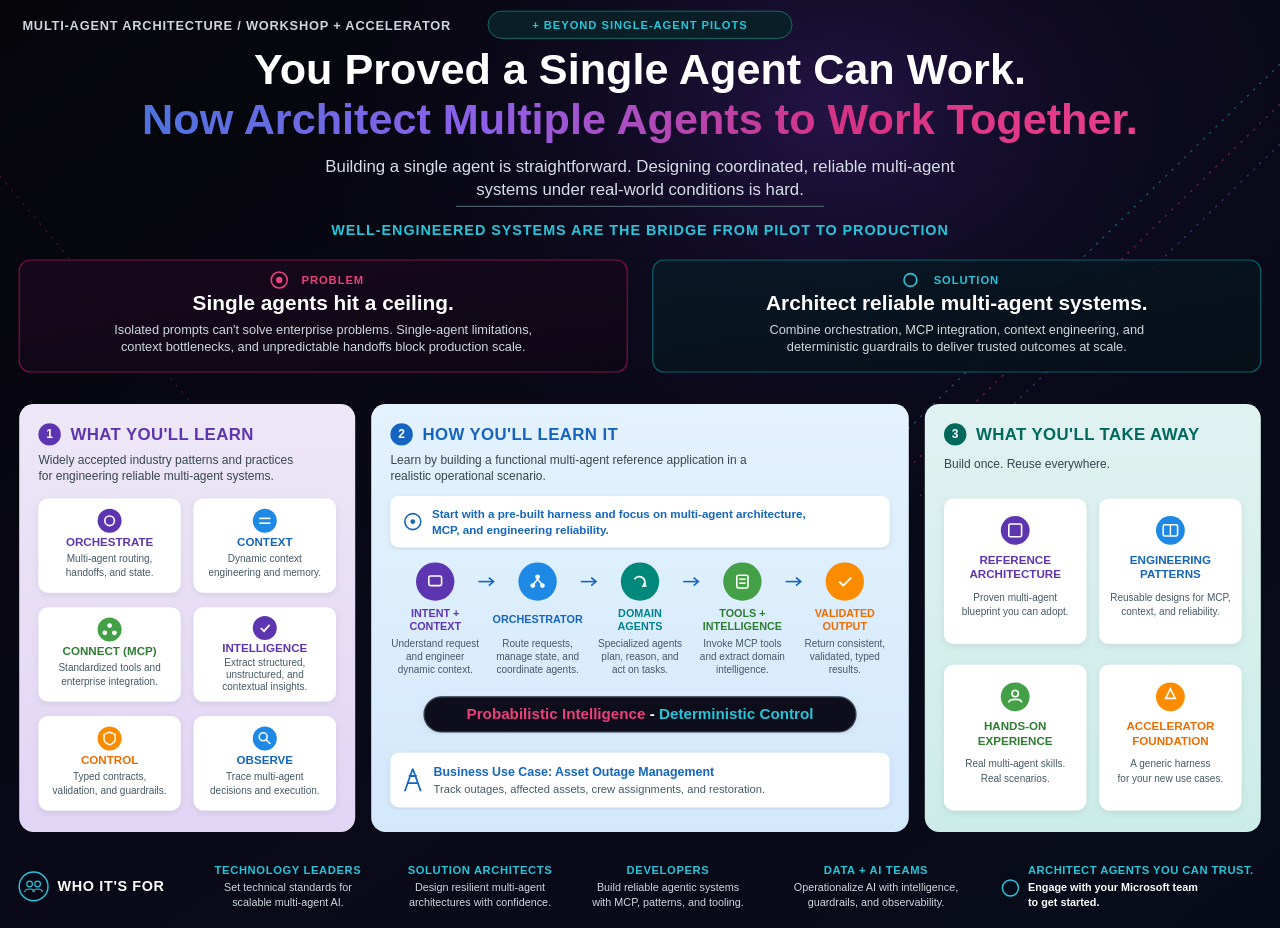
<file: src/frontend/html/home-page-embed.html>
<!DOCTYPE html>
<html lang="en">
<head>
<meta charset="UTF-8">
<title>Reliable Agents — Home</title>
<style>
  html, body {
    margin: 0;
    padding: 0;
    background: #05060a;
  }
  img {
    display: block;
    width: 100%;
    height: auto;
  }
</style>
</head>
<body>
  <img src="../images/home-page.svg" alt="Reliable Agents Workshop &amp; Accelerator overview">
</body>
</html>
</file>
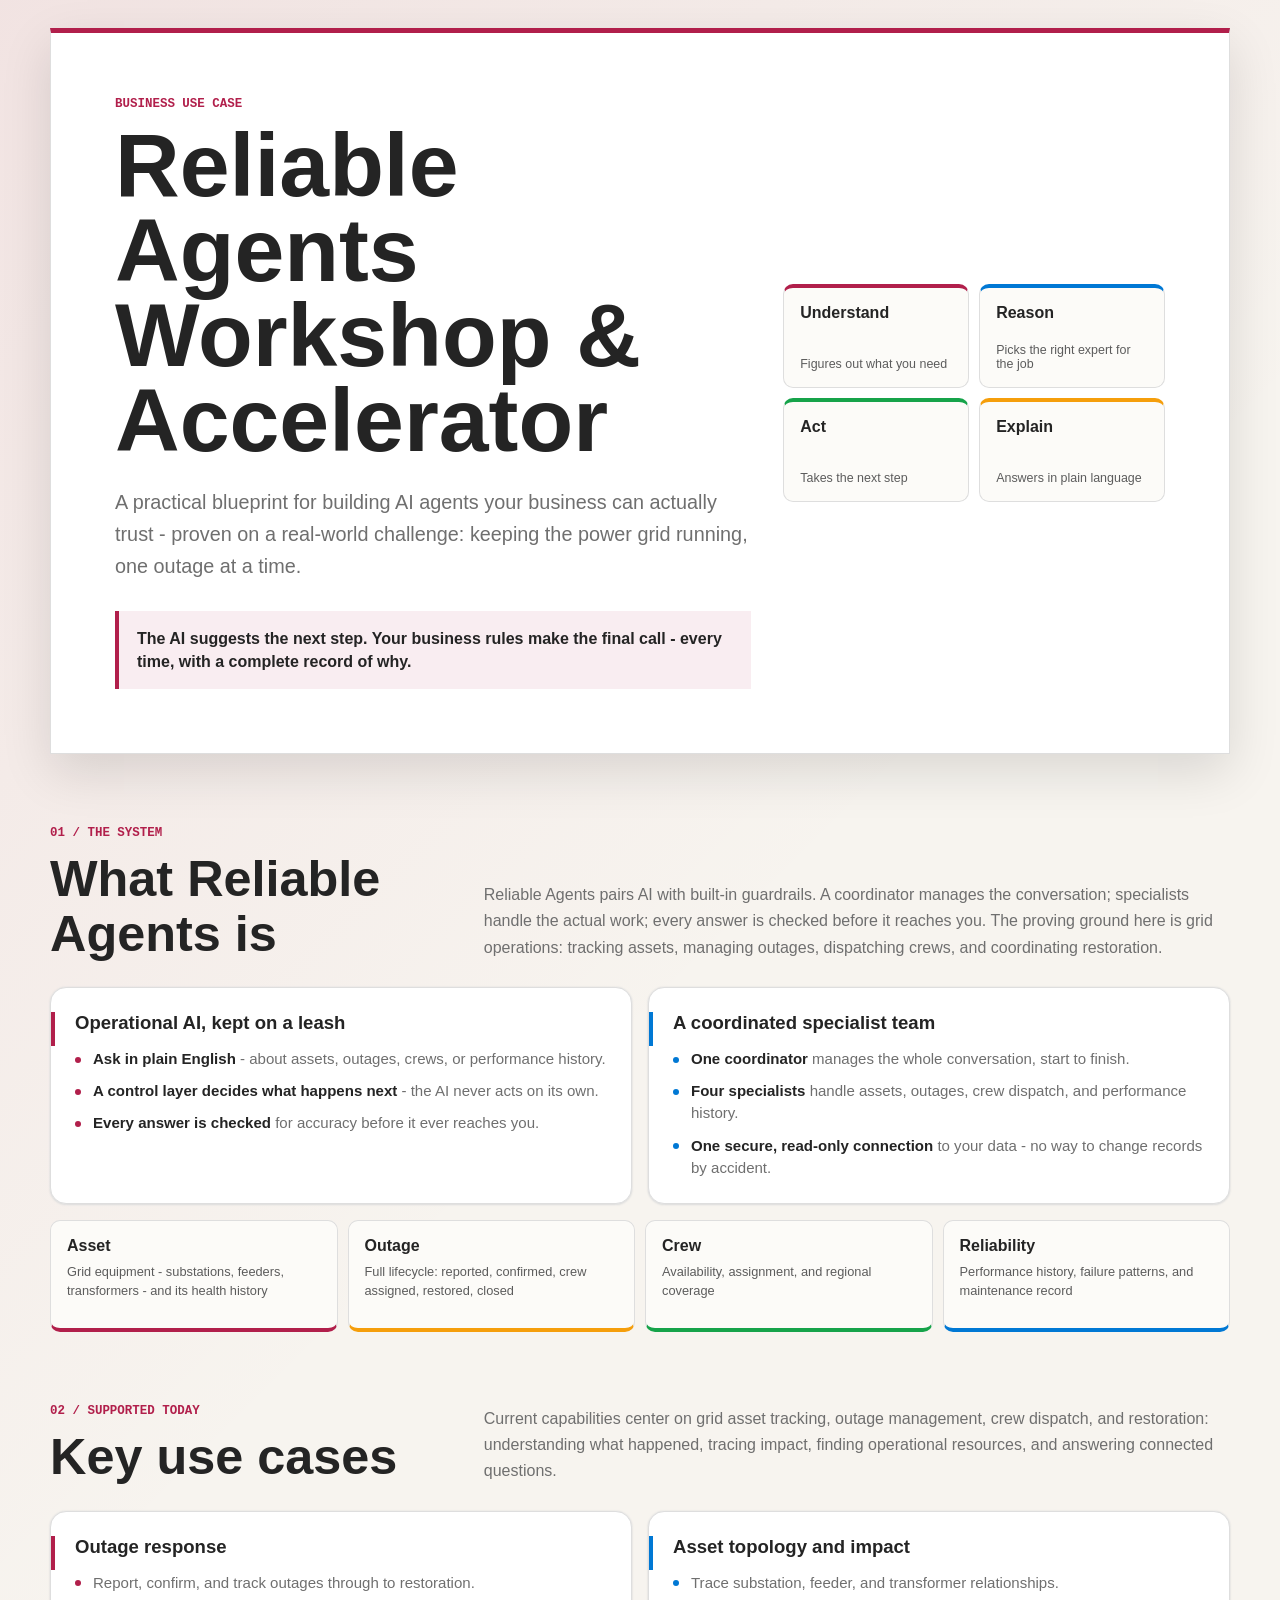
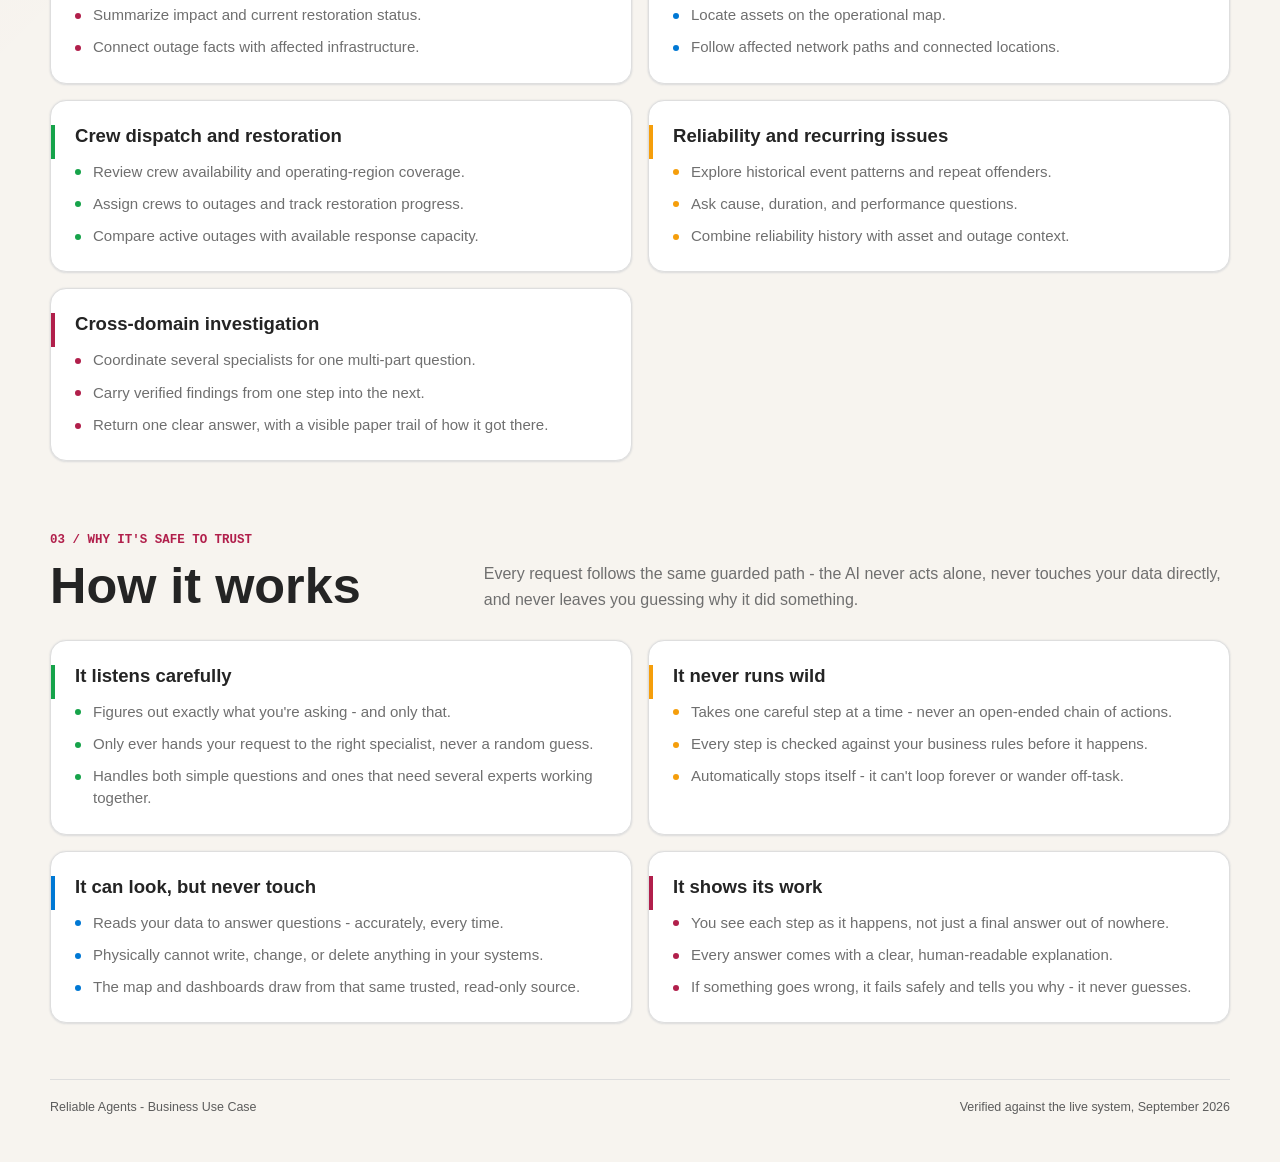
<file: src/frontend/html/responseiq-overview.html>
<!DOCTYPE html>
<html lang="en">
<head>
  <meta charset="UTF-8">
  <meta name="viewport" content="width=device-width, initial-scale=1.0">
  <title>Reliable Agents Workshop &amp; Accelerator | System Overview</title>
  <script>
    (() => {
      const theme = "light";
      document.documentElement.setAttribute("data-theme", theme);
    })();
  </script>
  <style>
    :root {
      color-scheme: light;
      --cp-bg: #f7f4ef;
      --cp-bg-elevated: #fcfbf8;
      --cp-surface: #ffffff;
      --cp-surface-soft: #f5f5f5;
      --cp-border: #dedede;
      --cp-border-strong: #919191;
      --cp-text: #242424;
      --cp-text-muted: #5c5c5c;
      --cp-text-soft: #6f6f6f;
      --cp-accent: #b11f4b;
      --cp-accent-hover: #9a1a41;
      --cp-accent-soft: rgba(177, 31, 75, 0.08);
      --cp-accent-fg: #ffffff;
      --cp-success: #16a34a;
      --cp-danger: #dc2626;
      --cp-warning: #f59e0b;
      --cp-link: #0078d4;
      --cp-shadow: 0 18px 48px rgba(0, 0, 0, 0.12);
      --cp-overlay: rgba(255, 255, 255, 0.8);
      --cp-panel: rgba(255, 255, 255, 0.86);
      --cp-panel-strong: rgba(255, 255, 255, 0.96);
      --cp-sheen: rgba(255, 255, 255, 0.55);
      --cp-highlight: rgba(177, 31, 75, 0.12);
    }
    html[data-theme="dark"] {
      color-scheme: dark;
      --cp-bg: #3d3b3a;
      --cp-bg-elevated: #343231;
      --cp-surface: #292929;
      --cp-surface-soft: #2e2e2e;
      --cp-border: #474747;
      --cp-border-strong: #5f5f5f;
      --cp-text: #dedede;
      --cp-text-muted: #919191;
      --cp-text-soft: #b0b0b0;
      --cp-accent: #fd8ea1;
      --cp-accent-hover: #fb7b91;
      --cp-accent-soft: rgba(253, 142, 161, 0.14);
      --cp-accent-fg: #1a1a1a;
      --cp-success: #4ade80;
      --cp-danger: #f87171;
      --cp-warning: #fbbf24;
      --cp-link: #4da6ff;
      --cp-shadow: 0 18px 48px rgba(0, 0, 0, 0.32);
      --cp-overlay: rgba(41, 41, 41, 0.88);
      --cp-panel: rgba(41, 41, 41, 0.72);
      --cp-panel-strong: rgba(41, 41, 41, 0.96);
      --cp-sheen: rgba(255, 255, 255, 0.04);
      --cp-highlight: rgba(253, 142, 161, 0.12);
    }

    * { box-sizing: border-box; }

    html { scroll-behavior: smooth; }

    body {
      margin: 0;
      min-height: 100vh;
      background:
        linear-gradient(135deg, var(--cp-accent-soft), transparent 42%),
        var(--cp-bg);
      color: var(--cp-text);
      font-family: "Segoe UI", Aptos, Calibri, -apple-system, BlinkMacSystemFont, sans-serif;
    }

    .page-shell {
      width: min(1180px, calc(100% - 32px));
      margin: 0 auto;
      padding: 28px 0 48px;
    }

    .hero {
      position: relative;
      overflow: hidden;
      min-height: 340px;
      display: grid;
      grid-template-columns: minmax(0, 1.25fr) minmax(280px, 0.75fr);
      gap: 32px;
      align-items: center;
      padding: clamp(28px, 6vw, 64px);
      border: 1px solid var(--cp-border);
      border-top: 5px solid var(--cp-accent);
      background: var(--cp-surface);
      box-shadow: var(--cp-shadow);
    }

    .eyebrow,
    .status-label,
    .section-kicker {
      margin: 0 0 12px;
      color: var(--cp-accent);
      font-family: Consolas, "Courier New", Courier, monospace;
      font-size: 0.78rem;
      font-weight: 700;
      letter-spacing: 0;
      text-transform: uppercase;
    }

    h1 {
      margin: 0;
      max-width: 760px;
      font-size: clamp(3rem, 7vw, 5.75rem);
      line-height: 0.95;
      letter-spacing: 0;
    }

    .hero-copy {
      max-width: 720px;
      margin: 24px 0 0;
      color: var(--cp-text-soft);
      font-size: clamp(1rem, 2vw, 1.24rem);
      line-height: 1.6;
    }

    .principle {
      margin-top: 28px;
      padding: 16px 18px;
      border-left: 4px solid var(--cp-accent);
      background: var(--cp-accent-soft);
      font-weight: 650;
      line-height: 1.45;
    }

    .system-loop {
      min-height: 236px;
      display: grid;
      grid-template-columns: repeat(2, minmax(0, 1fr));
      gap: 10px;
      align-content: center;
    }

    .loop-step {
      min-height: 104px;
      display: flex;
      flex-direction: column;
      justify-content: space-between;
      padding: 16px;
      border: 1px solid var(--cp-border);
      border-radius: 0.625rem;
      background: var(--cp-bg-elevated);
    }

    .loop-step strong { font-size: 1rem; }
    .loop-step span { color: var(--cp-text-muted); font-size: 0.78rem; }
    .loop-step:nth-child(1) { border-top: 4px solid var(--cp-accent); }
    .loop-step:nth-child(2) { border-top: 4px solid var(--cp-link); }
    .loop-step:nth-child(3) { border-top: 4px solid var(--cp-success); }
    .loop-step:nth-child(4) { border-top: 4px solid var(--cp-warning); }

    .section {
      padding: 72px 0 0;
    }

    .section-heading {
      display: grid;
      grid-template-columns: minmax(0, 0.7fr) minmax(280px, 1.3fr);
      gap: 32px;
      align-items: end;
      margin-bottom: 26px;
    }

    h2 {
      margin: 0;
      font-size: clamp(2rem, 4vw, 3.15rem);
      line-height: 1.08;
      letter-spacing: 0;
    }

    .section-intro {
      margin: 0;
      color: var(--cp-text-soft);
      font-size: 1rem;
      line-height: 1.65;
    }

    .card-grid {
      display: grid;
      grid-template-columns: repeat(2, minmax(0, 1fr));
      gap: 16px;
    }

    .card {
      position: relative;
      padding: 24px;
      border: 1px solid var(--cp-border);
      border-radius: 16px;
      background: var(--cp-surface);
      box-shadow: 0 0 2px var(--cp-border), 0 1px 2px var(--cp-border);
    }

    .card::before {
      content: "";
      position: absolute;
      top: 24px;
      left: 0;
      width: 4px;
      height: 34px;
      background: var(--card-accent, var(--cp-accent));
    }

    .card h3 {
      margin: 0 0 14px;
      font-size: 1.16rem;
      letter-spacing: 0;
    }

    .card ul {
      margin: 0;
      padding: 0;
      list-style: none;
    }

    .card li {
      position: relative;
      margin-top: 10px;
      padding-left: 18px;
      color: var(--cp-text-soft);
      font-size: 0.94rem;
      line-height: 1.48;
    }

    .card li::before {
      content: "";
      position: absolute;
      top: 0.58em;
      left: 0;
      width: 6px;
      height: 6px;
      border-radius: 50%;
      background: var(--card-accent, var(--cp-accent));
    }

    .card strong { color: var(--cp-text); }
    .accent-blue { --card-accent: var(--cp-link); }
    .accent-green { --card-accent: var(--cp-success); }
    .accent-gold { --card-accent: var(--cp-warning); }

    .agent-strip {
      display: grid;
      grid-template-columns: repeat(4, minmax(0, 1fr));
      gap: 10px;
      margin-top: 16px;
    }

    .agent {
      min-height: 112px;
      padding: 16px;
      border: 1px solid var(--cp-border);
      border-bottom: 4px solid var(--cp-accent);
      border-radius: 0.625rem;
      background: var(--cp-bg-elevated);
    }

    .agent:nth-child(2) { border-bottom-color: var(--cp-warning); }
    .agent:nth-child(3) { border-bottom-color: var(--cp-success); }
    .agent:nth-child(4) { border-bottom-color: var(--cp-link); }
    .agent strong { display: block; margin-bottom: 7px; }
    .agent span { color: var(--cp-text-muted); font-size: 0.8rem; line-height: 1.4; }

    .future-band {
      padding: 32px;
      border: 1px solid var(--cp-border);
      border-radius: 16px;
      background: var(--cp-bg-elevated);
    }

    .future-grid {
      display: grid;
      grid-template-columns: repeat(3, minmax(0, 1fr));
      gap: 12px;
      margin-top: 22px;
    }

    .future-item {
      min-height: 148px;
      padding: 18px;
      border: 1px solid var(--cp-border);
      border-radius: 0.625rem;
      background: var(--cp-surface);
    }

    .future-item strong {
      display: block;
      margin-bottom: 9px;
      color: var(--cp-accent);
    }

    .future-item p {
      margin: 0;
      color: var(--cp-text-soft);
      font-size: 0.88rem;
      line-height: 1.5;
    }

    footer {
      display: flex;
      justify-content: space-between;
      gap: 20px;
      margin-top: 56px;
      padding-top: 20px;
      border-top: 1px solid var(--cp-border);
      color: var(--cp-text-muted);
      font-size: 0.78rem;
    }

    @media (max-width: 820px) {
      .hero,
      .section-heading { grid-template-columns: 1fr; }
      .card-grid,
      .future-grid { grid-template-columns: 1fr; }
      .agent-strip { grid-template-columns: repeat(2, minmax(0, 1fr)); }
      .hero { min-height: auto; }
    }

    @media (max-width: 520px) {
      .page-shell { width: min(100% - 20px, 1180px); padding-top: 10px; }
      .hero { padding: 26px 20px; }
      .section { padding-top: 52px; }
      .system-loop,
      .agent-strip { grid-template-columns: 1fr; }
      .future-band { padding: 22px 18px; }
      footer { flex-direction: column; }
    }
  </style>
</head>
<body>
  <main class="page-shell">
    <section class="hero" aria-labelledby="page-title">
      <div>
        <p class="eyebrow">Business Use Case</p>
        <h1 id="page-title">Reliable Agents Workshop &amp; Accelerator</h1>
        <p class="hero-copy">
          A practical blueprint for building AI agents your business can actually trust - proven on a
          real-world challenge: keeping the power grid running, one outage at a time.
        </p>
        <div class="principle">
          The AI suggests the next step. Your business rules make the final call - every time, with a
          complete record of why.
        </div>
      </div>

      <div class="system-loop" aria-label="Reliable Agents operating loop">
        <div class="loop-step"><strong>Understand</strong><span>Figures out what you need</span></div>
        <div class="loop-step"><strong>Reason</strong><span>Picks the right expert for the job</span></div>
        <div class="loop-step"><strong>Act</strong><span>Takes the next step</span></div>
        <div class="loop-step"><strong>Explain</strong><span>Answers in plain language</span></div>
      </div>
    </section>

    <section class="section" aria-labelledby="what-title">
      <div class="section-heading">
        <div>
          <p class="section-kicker">01 / The system</p>
          <h2 id="what-title">What Reliable Agents is</h2>
        </div>
        <p class="section-intro">
          Reliable Agents pairs AI with built-in guardrails. A coordinator manages the conversation;
          specialists handle the actual work; every answer is checked before it reaches you. The
          proving ground here is grid operations: tracking assets, managing outages, dispatching
          crews, and coordinating restoration.
        </p>
      </div>

      <div class="card-grid">
        <article class="card">
          <h3>Operational AI, kept on a leash</h3>
          <ul>
            <li><strong>Ask in plain English</strong> - about assets, outages, crews, or performance history.</li>
            <li><strong>A control layer decides what happens next</strong> - the AI never acts on its own.</li>
            <li><strong>Every answer is checked</strong> for accuracy before it ever reaches you.</li>
          </ul>
        </article>

        <article class="card accent-blue">
          <h3>A coordinated specialist team</h3>
          <ul>
            <li><strong>One coordinator</strong> manages the whole conversation, start to finish.</li>
            <li><strong>Four specialists</strong> handle assets, outages, crew dispatch, and performance history.</li>
            <li><strong>One secure, read-only connection</strong> to your data - no way to change records by accident.</li>
          </ul>
        </article>
      </div>

      <div class="agent-strip" aria-label="Current Reliable Agents domain agents">
        <div class="agent"><strong>Asset</strong><span>Grid equipment - substations, feeders, transformers - and its health history</span></div>
        <div class="agent"><strong>Outage</strong><span>Full lifecycle: reported, confirmed, crew assigned, restored, closed</span></div>
        <div class="agent"><strong>Crew</strong><span>Availability, assignment, and regional coverage</span></div>
        <div class="agent"><strong>Reliability</strong><span>Performance history, failure patterns, and maintenance record</span></div>
      </div>
    </section>

    <section class="section" aria-labelledby="use-title">
      <div class="section-heading">
        <div>
          <p class="section-kicker">02 / Supported today</p>
          <h2 id="use-title">Key use cases</h2>
        </div>
        <p class="section-intro">
          Current capabilities center on grid asset tracking, outage management, crew dispatch, and
          restoration: understanding what happened, tracing impact, finding operational resources, and
          answering connected questions.
        </p>
      </div>

      <div class="card-grid">
        <article class="card">
          <h3>Outage response</h3>
          <ul>
            <li>Report, confirm, and track outages through to restoration.</li>
            <li>Summarize impact and current restoration status.</li>
            <li>Connect outage facts with affected infrastructure.</li>
          </ul>
        </article>

        <article class="card accent-blue">
          <h3>Asset topology and impact</h3>
          <ul>
            <li>Trace substation, feeder, and transformer relationships.</li>
            <li>Locate assets on the operational map.</li>
            <li>Follow affected network paths and connected locations.</li>
          </ul>
        </article>

        <article class="card accent-green">
          <h3>Crew dispatch and restoration</h3>
          <ul>
            <li>Review crew availability and operating-region coverage.</li>
            <li>Assign crews to outages and track restoration progress.</li>
            <li>Compare active outages with available response capacity.</li>
          </ul>
        </article>

        <article class="card accent-gold">
          <h3>Reliability and recurring issues</h3>
          <ul>
            <li>Explore historical event patterns and repeat offenders.</li>
            <li>Ask cause, duration, and performance questions.</li>
            <li>Combine reliability history with asset and outage context.</li>
          </ul>
        </article>

        <article class="card">
          <h3>Cross-domain investigation</h3>
          <ul>
            <li>Coordinate several specialists for one multi-part question.</li>
            <li>Carry verified findings from one step into the next.</li>
            <li>Return one clear answer, with a visible paper trail of how it got there.</li>
          </ul>
        </article>
      </div>
    </section>

    <section class="section" aria-labelledby="does-title">
      <div class="section-heading">
        <div>
          <p class="section-kicker">03 / Why it's safe to trust</p>
          <h2 id="does-title">How it works</h2>
        </div>
        <p class="section-intro">
          Every request follows the same guarded path - the AI never acts alone, never touches your
          data directly, and never leaves you guessing why it did something.
        </p>
      </div>

      <div class="card-grid">
        <article class="card accent-green">
          <h3>It listens carefully</h3>
          <ul>
            <li>Figures out exactly what you're asking - and only that.</li>
            <li>Only ever hands your request to the right specialist, never a random guess.</li>
            <li>Handles both simple questions and ones that need several experts working together.</li>
          </ul>
        </article>

        <article class="card accent-gold">
          <h3>It never runs wild</h3>
          <ul>
            <li>Takes one careful step at a time - never an open-ended chain of actions.</li>
            <li>Every step is checked against your business rules before it happens.</li>
            <li>Automatically stops itself - it can't loop forever or wander off-task.</li>
          </ul>
        </article>

        <article class="card accent-blue">
          <h3>It can look, but never touch</h3>
          <ul>
            <li>Reads your data to answer questions - accurately, every time.</li>
            <li>Physically cannot write, change, or delete anything in your systems.</li>
            <li>The map and dashboards draw from that same trusted, read-only source.</li>
          </ul>
        </article>

        <article class="card">
          <h3>It shows its work</h3>
          <ul>
            <li>You see each step as it happens, not just a final answer out of nowhere.</li>
            <li>Every answer comes with a clear, human-readable explanation.</li>
            <li>If something goes wrong, it fails safely and tells you why - it never guesses.</li>
          </ul>
        </article>
      </div>
    </section>

    <footer>
      <span>Reliable Agents - Business Use Case</span>
      <span>Verified against the live system, September 2026</span>
    </footer>
  </main>
</body>
</html>
</file>
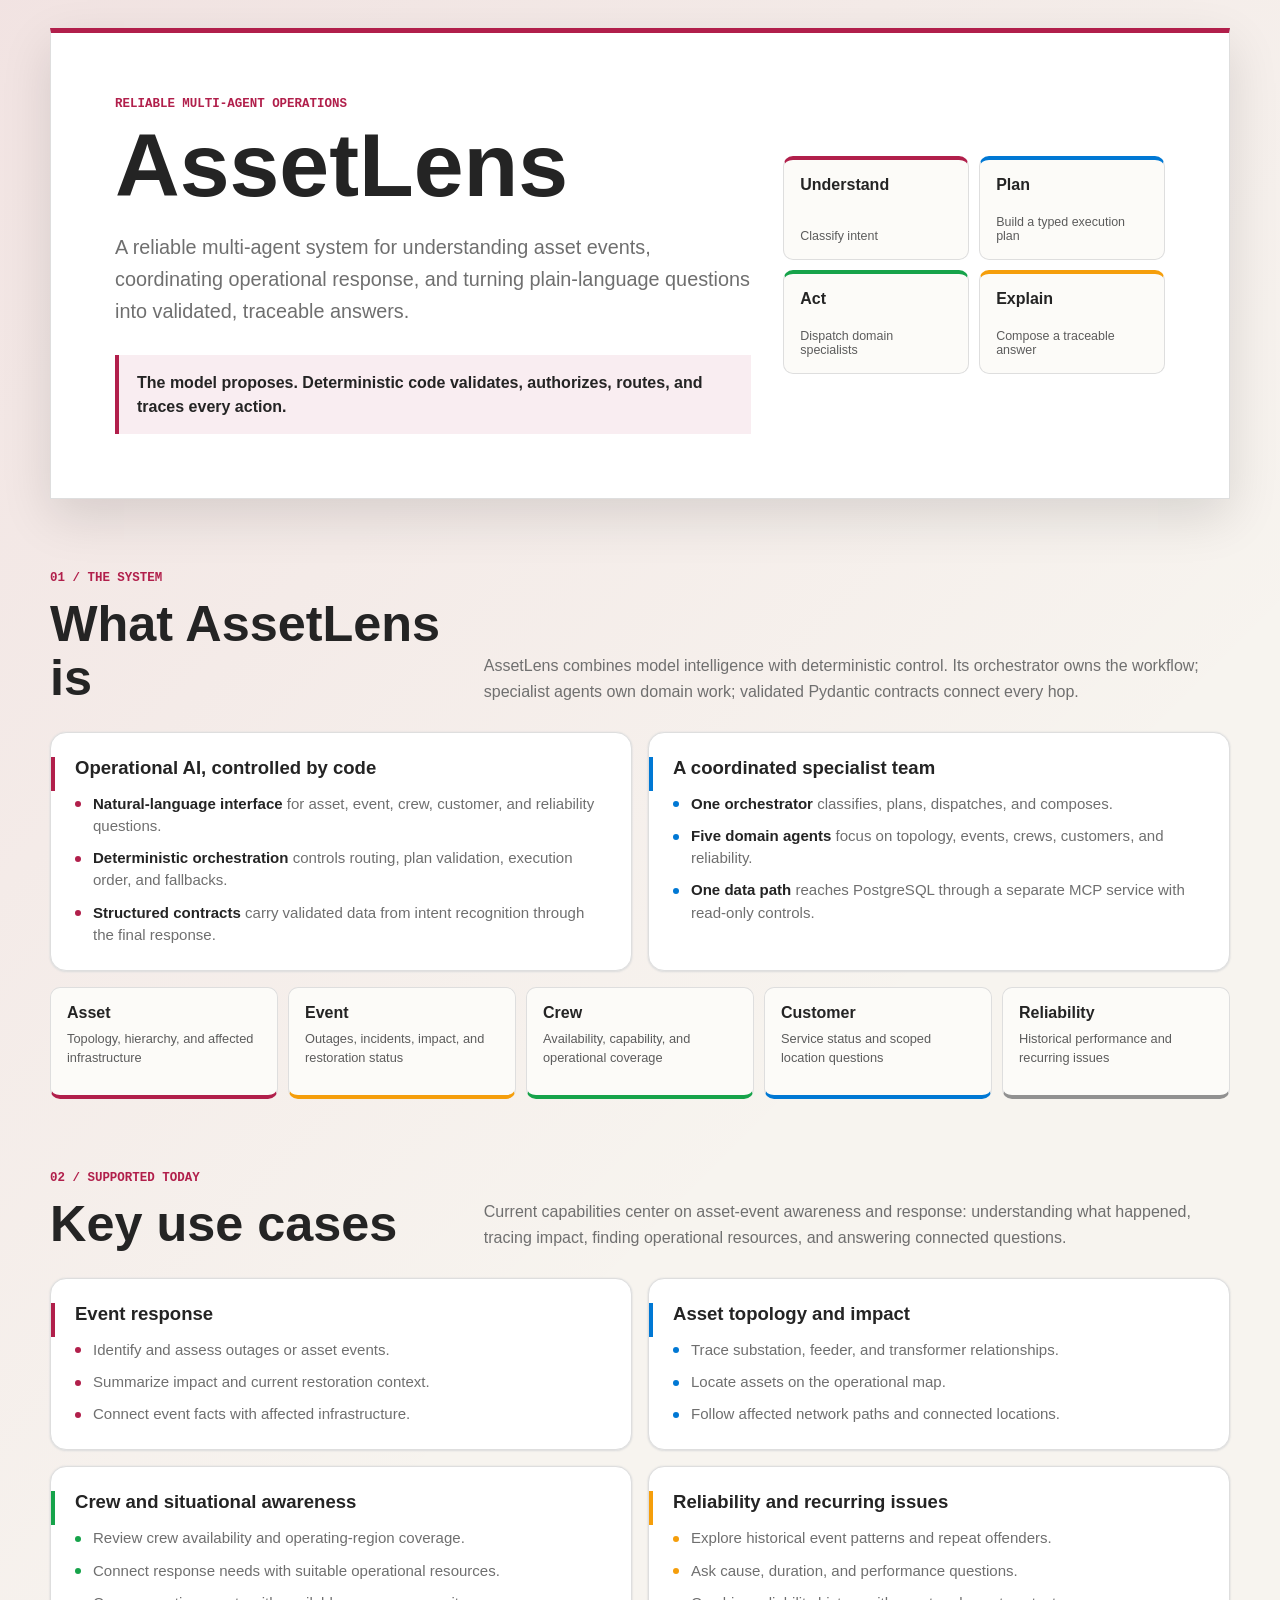
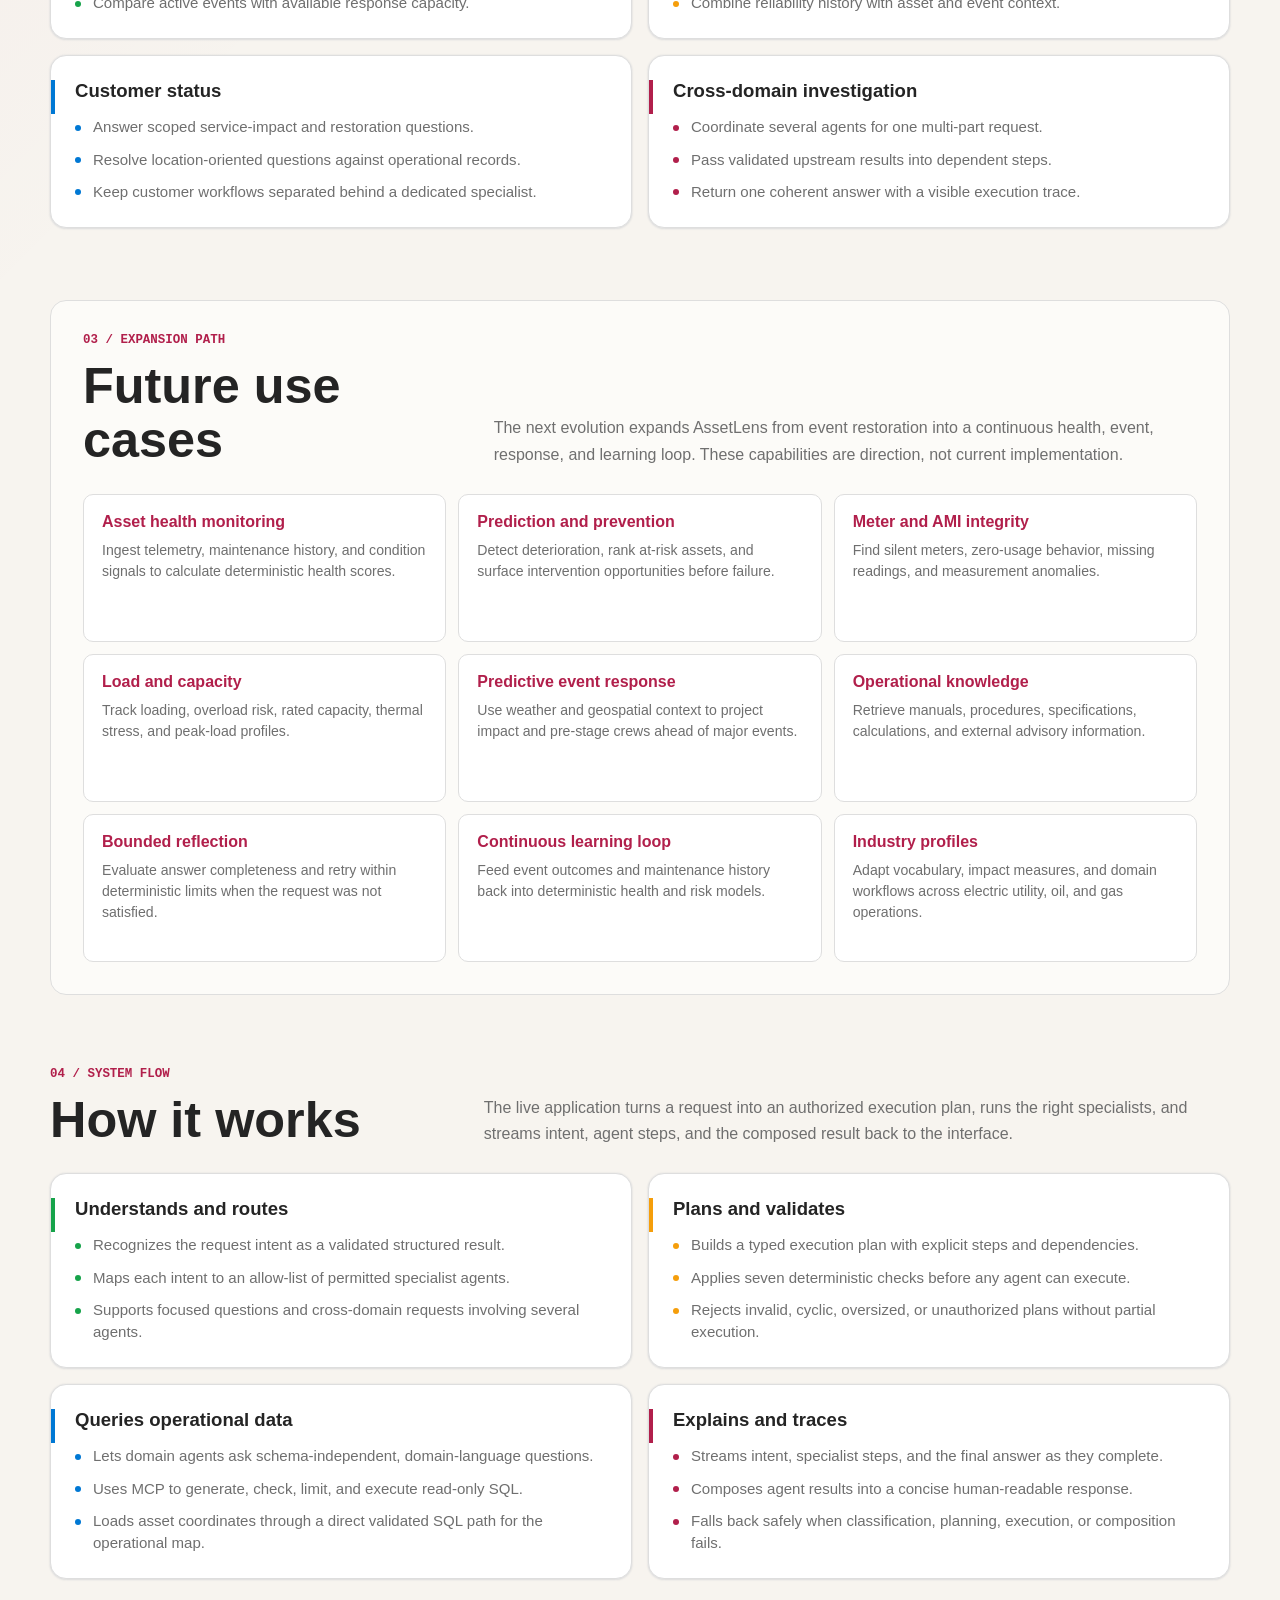
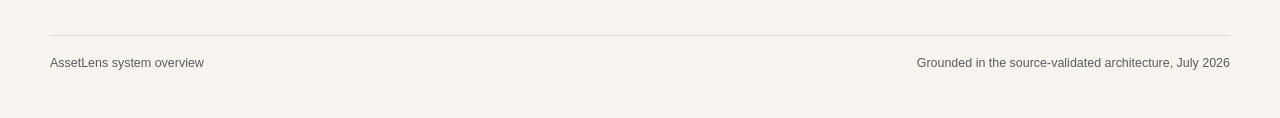
<file: docs/data/data-dictionary/archive/responseiq-overview copy.html>
<!DOCTYPE html>
<html lang="en">
<head>
  <meta charset="UTF-8">
  <meta name="viewport" content="width=device-width, initial-scale=1.0">
  <title>AssetLens | System Overview</title>
  <script>
    (() => {
      const param = new URLSearchParams(window.location.search).get("clawpilotTheme");
      const theme =
        param || (window.matchMedia("(prefers-color-scheme: dark)").matches ? "dark" : "light");
      document.documentElement.setAttribute("data-theme", theme);
    })();
  </script>
  <style>
    :root {
      color-scheme: light;
      --cp-bg: #f7f4ef;
      --cp-bg-elevated: #fcfbf8;
      --cp-surface: #ffffff;
      --cp-surface-soft: #f5f5f5;
      --cp-border: #dedede;
      --cp-border-strong: #919191;
      --cp-text: #242424;
      --cp-text-muted: #5c5c5c;
      --cp-text-soft: #6f6f6f;
      --cp-accent: #b11f4b;
      --cp-accent-hover: #9a1a41;
      --cp-accent-soft: rgba(177, 31, 75, 0.08);
      --cp-accent-fg: #ffffff;
      --cp-success: #16a34a;
      --cp-danger: #dc2626;
      --cp-warning: #f59e0b;
      --cp-link: #0078d4;
      --cp-shadow: 0 18px 48px rgba(0, 0, 0, 0.12);
      --cp-overlay: rgba(255, 255, 255, 0.8);
      --cp-panel: rgba(255, 255, 255, 0.86);
      --cp-panel-strong: rgba(255, 255, 255, 0.96);
      --cp-sheen: rgba(255, 255, 255, 0.55);
      --cp-highlight: rgba(177, 31, 75, 0.12);
    }
    html[data-theme="dark"] {
      color-scheme: dark;
      --cp-bg: #3d3b3a;
      --cp-bg-elevated: #343231;
      --cp-surface: #292929;
      --cp-surface-soft: #2e2e2e;
      --cp-border: #474747;
      --cp-border-strong: #5f5f5f;
      --cp-text: #dedede;
      --cp-text-muted: #919191;
      --cp-text-soft: #b0b0b0;
      --cp-accent: #fd8ea1;
      --cp-accent-hover: #fb7b91;
      --cp-accent-soft: rgba(253, 142, 161, 0.14);
      --cp-accent-fg: #1a1a1a;
      --cp-success: #4ade80;
      --cp-danger: #f87171;
      --cp-warning: #fbbf24;
      --cp-link: #4da6ff;
      --cp-shadow: 0 18px 48px rgba(0, 0, 0, 0.32);
      --cp-overlay: rgba(41, 41, 41, 0.88);
      --cp-panel: rgba(41, 41, 41, 0.72);
      --cp-panel-strong: rgba(41, 41, 41, 0.96);
      --cp-sheen: rgba(255, 255, 255, 0.04);
      --cp-highlight: rgba(253, 142, 161, 0.12);
    }

    * { box-sizing: border-box; }

    html { scroll-behavior: smooth; }

    body {
      margin: 0;
      min-height: 100vh;
      background:
        linear-gradient(135deg, var(--cp-accent-soft), transparent 42%),
        var(--cp-bg);
      color: var(--cp-text);
      font-family: "Segoe UI", Aptos, Calibri, -apple-system, BlinkMacSystemFont, sans-serif;
    }

    .page-shell {
      width: min(1180px, calc(100% - 32px));
      margin: 0 auto;
      padding: 28px 0 48px;
    }

    .hero {
      position: relative;
      overflow: hidden;
      min-height: 340px;
      display: grid;
      grid-template-columns: minmax(0, 1.25fr) minmax(280px, 0.75fr);
      gap: 32px;
      align-items: center;
      padding: clamp(28px, 6vw, 64px);
      border: 1px solid var(--cp-border);
      border-top: 5px solid var(--cp-accent);
      background: var(--cp-surface);
      box-shadow: var(--cp-shadow);
    }

    .eyebrow,
    .status-label,
    .section-kicker {
      margin: 0 0 12px;
      color: var(--cp-accent);
      font-family: Consolas, "Courier New", Courier, monospace;
      font-size: 0.78rem;
      font-weight: 700;
      letter-spacing: 0;
      text-transform: uppercase;
    }

    h1 {
      margin: 0;
      max-width: 760px;
      font-size: clamp(3rem, 7vw, 5.75rem);
      line-height: 0.95;
      letter-spacing: 0;
    }

    .hero-copy {
      max-width: 720px;
      margin: 24px 0 0;
      color: var(--cp-text-soft);
      font-size: clamp(1rem, 2vw, 1.24rem);
      line-height: 1.6;
    }

    .principle {
      margin-top: 28px;
      padding: 16px 18px;
      border-left: 4px solid var(--cp-accent);
      background: var(--cp-accent-soft);
      font-weight: 650;
      line-height: 1.45;
    }

    .system-loop {
      min-height: 236px;
      display: grid;
      grid-template-columns: repeat(2, minmax(0, 1fr));
      gap: 10px;
      align-content: center;
    }

    .loop-step {
      min-height: 104px;
      display: flex;
      flex-direction: column;
      justify-content: space-between;
      padding: 16px;
      border: 1px solid var(--cp-border);
      border-radius: 0.625rem;
      background: var(--cp-bg-elevated);
    }

    .loop-step strong { font-size: 1rem; }
    .loop-step span { color: var(--cp-text-muted); font-size: 0.78rem; }
    .loop-step:nth-child(1) { border-top: 4px solid var(--cp-accent); }
    .loop-step:nth-child(2) { border-top: 4px solid var(--cp-link); }
    .loop-step:nth-child(3) { border-top: 4px solid var(--cp-success); }
    .loop-step:nth-child(4) { border-top: 4px solid var(--cp-warning); }

    .section {
      padding: 72px 0 0;
    }

    .section-heading {
      display: grid;
      grid-template-columns: minmax(0, 0.7fr) minmax(280px, 1.3fr);
      gap: 32px;
      align-items: end;
      margin-bottom: 26px;
    }

    h2 {
      margin: 0;
      font-size: clamp(2rem, 4vw, 3.15rem);
      line-height: 1.08;
      letter-spacing: 0;
    }

    .section-intro {
      margin: 0;
      color: var(--cp-text-soft);
      font-size: 1rem;
      line-height: 1.65;
    }

    .card-grid {
      display: grid;
      grid-template-columns: repeat(2, minmax(0, 1fr));
      gap: 16px;
    }

    .card {
      position: relative;
      padding: 24px;
      border: 1px solid var(--cp-border);
      border-radius: 16px;
      background: var(--cp-surface);
      box-shadow: 0 0 2px var(--cp-border), 0 1px 2px var(--cp-border);
    }

    .card::before {
      content: "";
      position: absolute;
      top: 24px;
      left: 0;
      width: 4px;
      height: 34px;
      background: var(--card-accent, var(--cp-accent));
    }

    .card h3 {
      margin: 0 0 14px;
      font-size: 1.16rem;
      letter-spacing: 0;
    }

    .card ul {
      margin: 0;
      padding: 0;
      list-style: none;
    }

    .card li {
      position: relative;
      margin-top: 10px;
      padding-left: 18px;
      color: var(--cp-text-soft);
      font-size: 0.94rem;
      line-height: 1.48;
    }

    .card li::before {
      content: "";
      position: absolute;
      top: 0.58em;
      left: 0;
      width: 6px;
      height: 6px;
      border-radius: 50%;
      background: var(--card-accent, var(--cp-accent));
    }

    .card strong { color: var(--cp-text); }
    .accent-blue { --card-accent: var(--cp-link); }
    .accent-green { --card-accent: var(--cp-success); }
    .accent-gold { --card-accent: var(--cp-warning); }

    .agent-strip {
      display: grid;
      grid-template-columns: repeat(5, minmax(0, 1fr));
      gap: 10px;
      margin-top: 16px;
    }

    .agent {
      min-height: 112px;
      padding: 16px;
      border: 1px solid var(--cp-border);
      border-bottom: 4px solid var(--cp-accent);
      border-radius: 0.625rem;
      background: var(--cp-bg-elevated);
    }

    .agent:nth-child(2) { border-bottom-color: var(--cp-warning); }
    .agent:nth-child(3) { border-bottom-color: var(--cp-success); }
    .agent:nth-child(4) { border-bottom-color: var(--cp-link); }
    .agent:nth-child(5) { border-bottom-color: var(--cp-border-strong); }
    .agent strong { display: block; margin-bottom: 7px; }
    .agent span { color: var(--cp-text-muted); font-size: 0.8rem; line-height: 1.4; }

    .future-band {
      padding: 32px;
      border: 1px solid var(--cp-border);
      border-radius: 16px;
      background: var(--cp-bg-elevated);
    }

    .future-grid {
      display: grid;
      grid-template-columns: repeat(3, minmax(0, 1fr));
      gap: 12px;
      margin-top: 22px;
    }

    .future-item {
      min-height: 148px;
      padding: 18px;
      border: 1px solid var(--cp-border);
      border-radius: 0.625rem;
      background: var(--cp-surface);
    }

    .future-item strong {
      display: block;
      margin-bottom: 9px;
      color: var(--cp-accent);
    }

    .future-item p {
      margin: 0;
      color: var(--cp-text-soft);
      font-size: 0.88rem;
      line-height: 1.5;
    }

    footer {
      display: flex;
      justify-content: space-between;
      gap: 20px;
      margin-top: 56px;
      padding-top: 20px;
      border-top: 1px solid var(--cp-border);
      color: var(--cp-text-muted);
      font-size: 0.78rem;
    }

    @media (max-width: 820px) {
      .hero,
      .section-heading { grid-template-columns: 1fr; }
      .card-grid,
      .future-grid { grid-template-columns: 1fr; }
      .agent-strip { grid-template-columns: repeat(2, minmax(0, 1fr)); }
      .hero { min-height: auto; }
    }

    @media (max-width: 520px) {
      .page-shell { width: min(100% - 20px, 1180px); padding-top: 10px; }
      .hero { padding: 26px 20px; }
      .section { padding-top: 52px; }
      .system-loop,
      .agent-strip { grid-template-columns: 1fr; }
      .future-band { padding: 22px 18px; }
      footer { flex-direction: column; }
    }
  </style>
</head>
<body>
  <main class="page-shell">
    <section class="hero" aria-labelledby="page-title">
      <div>
        <p class="eyebrow">Reliable multi-agent operations</p>
        <h1 id="page-title">AssetLens</h1>
        <p class="hero-copy">
          A reliable multi-agent system for understanding asset events, coordinating operational
          response, and turning plain-language questions into validated, traceable answers.
        </p>
        <div class="principle">
          The model proposes. Deterministic code validates, authorizes, routes, and traces every action.
        </div>
      </div>

      <div class="system-loop" aria-label="AssetLens operating loop">
        <div class="loop-step"><strong>Understand</strong><span>Classify intent</span></div>
        <div class="loop-step"><strong>Plan</strong><span>Build a typed execution plan</span></div>
        <div class="loop-step"><strong>Act</strong><span>Dispatch domain specialists</span></div>
        <div class="loop-step"><strong>Explain</strong><span>Compose a traceable answer</span></div>
      </div>
    </section>

    <section class="section" aria-labelledby="what-title">
      <div class="section-heading">
        <div>
          <p class="section-kicker">01 / The system</p>
          <h2 id="what-title">What AssetLens is</h2>
        </div>
        <p class="section-intro">
          AssetLens combines model intelligence with deterministic control. Its orchestrator owns
          the workflow; specialist agents own domain work; validated Pydantic contracts connect every hop.
        </p>
      </div>

      <div class="card-grid">
        <article class="card">
          <h3>Operational AI, controlled by code</h3>
          <ul>
            <li><strong>Natural-language interface</strong> for asset, event, crew, customer, and reliability questions.</li>
            <li><strong>Deterministic orchestration</strong> controls routing, plan validation, execution order, and fallbacks.</li>
            <li><strong>Structured contracts</strong> carry validated data from intent recognition through the final response.</li>
          </ul>
        </article>

        <article class="card accent-blue">
          <h3>A coordinated specialist team</h3>
          <ul>
            <li><strong>One orchestrator</strong> classifies, plans, dispatches, and composes.</li>
            <li><strong>Five domain agents</strong> focus on topology, events, crews, customers, and reliability.</li>
            <li><strong>One data path</strong> reaches PostgreSQL through a separate MCP service with read-only controls.</li>
          </ul>
        </article>
      </div>

      <div class="agent-strip" aria-label="Current AssetLens domain agents">
        <div class="agent"><strong>Asset</strong><span>Topology, hierarchy, and affected infrastructure</span></div>
        <div class="agent"><strong>Event</strong><span>Outages, incidents, impact, and restoration status</span></div>
        <div class="agent"><strong>Crew</strong><span>Availability, capability, and operational coverage</span></div>
        <div class="agent"><strong>Customer</strong><span>Service status and scoped location questions</span></div>
        <div class="agent"><strong>Reliability</strong><span>Historical performance and recurring issues</span></div>
      </div>
    </section>

    <section class="section" aria-labelledby="use-title">
      <div class="section-heading">
        <div>
          <p class="section-kicker">02 / Supported today</p>
          <h2 id="use-title">Key use cases</h2>
        </div>
        <p class="section-intro">
          Current capabilities center on asset-event awareness and response: understanding what
          happened, tracing impact, finding operational resources, and answering connected questions.
        </p>
      </div>

      <div class="card-grid">
        <article class="card">
          <h3>Event response</h3>
          <ul>
            <li>Identify and assess outages or asset events.</li>
            <li>Summarize impact and current restoration context.</li>
            <li>Connect event facts with affected infrastructure.</li>
          </ul>
        </article>

        <article class="card accent-blue">
          <h3>Asset topology and impact</h3>
          <ul>
            <li>Trace substation, feeder, and transformer relationships.</li>
            <li>Locate assets on the operational map.</li>
            <li>Follow affected network paths and connected locations.</li>
          </ul>
        </article>

        <article class="card accent-green">
          <h3>Crew and situational awareness</h3>
          <ul>
            <li>Review crew availability and operating-region coverage.</li>
            <li>Connect response needs with suitable operational resources.</li>
            <li>Compare active events with available response capacity.</li>
          </ul>
        </article>

        <article class="card accent-gold">
          <h3>Reliability and recurring issues</h3>
          <ul>
            <li>Explore historical event patterns and repeat offenders.</li>
            <li>Ask cause, duration, and performance questions.</li>
            <li>Combine reliability history with asset and event context.</li>
          </ul>
        </article>

        <article class="card accent-blue">
          <h3>Customer status</h3>
          <ul>
            <li>Answer scoped service-impact and restoration questions.</li>
            <li>Resolve location-oriented questions against operational records.</li>
            <li>Keep customer workflows separated behind a dedicated specialist.</li>
          </ul>
        </article>

        <article class="card">
          <h3>Cross-domain investigation</h3>
          <ul>
            <li>Coordinate several agents for one multi-part request.</li>
            <li>Pass validated upstream results into dependent steps.</li>
            <li>Return one coherent answer with a visible execution trace.</li>
          </ul>
        </article>
      </div>
    </section>

    <section class="section" aria-labelledby="future-title">
      <div class="future-band">
        <div class="section-heading">
          <div>
            <p class="section-kicker">03 / Expansion path</p>
            <h2 id="future-title">Future use cases</h2>
          </div>
          <p class="section-intro">
            The next evolution expands AssetLens from event restoration into a continuous
            health, event, response, and learning loop. These capabilities are direction, not current implementation.
          </p>
        </div>

        <div class="future-grid">
          <article class="future-item">
            <strong>Asset health monitoring</strong>
            <p>Ingest telemetry, maintenance history, and condition signals to calculate deterministic health scores.</p>
          </article>
          <article class="future-item">
            <strong>Prediction and prevention</strong>
            <p>Detect deterioration, rank at-risk assets, and surface intervention opportunities before failure.</p>
          </article>
          <article class="future-item">
            <strong>Meter and AMI integrity</strong>
            <p>Find silent meters, zero-usage behavior, missing readings, and measurement anomalies.</p>
          </article>
          <article class="future-item">
            <strong>Load and capacity</strong>
            <p>Track loading, overload risk, rated capacity, thermal stress, and peak-load profiles.</p>
          </article>
          <article class="future-item">
            <strong>Predictive event response</strong>
            <p>Use weather and geospatial context to project impact and pre-stage crews ahead of major events.</p>
          </article>
          <article class="future-item">
            <strong>Operational knowledge</strong>
            <p>Retrieve manuals, procedures, specifications, calculations, and external advisory information.</p>
          </article>
          <article class="future-item">
            <strong>Bounded reflection</strong>
            <p>Evaluate answer completeness and retry within deterministic limits when the request was not satisfied.</p>
          </article>
          <article class="future-item">
            <strong>Continuous learning loop</strong>
            <p>Feed event outcomes and maintenance history back into deterministic health and risk models.</p>
          </article>
          <article class="future-item">
            <strong>Industry profiles</strong>
            <p>Adapt vocabulary, impact measures, and domain workflows across electric utility, oil, and gas operations.</p>
          </article>
        </div>
      </div>
    </section>

    <section class="section" aria-labelledby="does-title">
      <div class="section-heading">
        <div>
          <p class="section-kicker">04 / System flow</p>
          <h2 id="does-title">How it works</h2>
        </div>
        <p class="section-intro">
          The live application turns a request into an authorized execution plan, runs the right
          specialists, and streams intent, agent steps, and the composed result back to the interface.
        </p>
      </div>

      <div class="card-grid">
        <article class="card accent-green">
          <h3>Understands and routes</h3>
          <ul>
            <li>Recognizes the request intent as a validated structured result.</li>
            <li>Maps each intent to an allow-list of permitted specialist agents.</li>
            <li>Supports focused questions and cross-domain requests involving several agents.</li>
          </ul>
        </article>

        <article class="card accent-gold">
          <h3>Plans and validates</h3>
          <ul>
            <li>Builds a typed execution plan with explicit steps and dependencies.</li>
            <li>Applies seven deterministic checks before any agent can execute.</li>
            <li>Rejects invalid, cyclic, oversized, or unauthorized plans without partial execution.</li>
          </ul>
        </article>

        <article class="card accent-blue">
          <h3>Queries operational data</h3>
          <ul>
            <li>Lets domain agents ask schema-independent, domain-language questions.</li>
            <li>Uses MCP to generate, check, limit, and execute read-only SQL.</li>
            <li>Loads asset coordinates through a direct validated SQL path for the operational map.</li>
          </ul>
        </article>

        <article class="card">
          <h3>Explains and traces</h3>
          <ul>
            <li>Streams intent, specialist steps, and the final answer as they complete.</li>
            <li>Composes agent results into a concise human-readable response.</li>
            <li>Falls back safely when classification, planning, execution, or composition fails.</li>
          </ul>
        </article>
      </div>
    </section>

    <footer>
      <span>AssetLens system overview</span>
      <span>Grounded in the source-validated architecture, July 2026</span>
    </footer>
  </main>
</body>
</html>
</file>
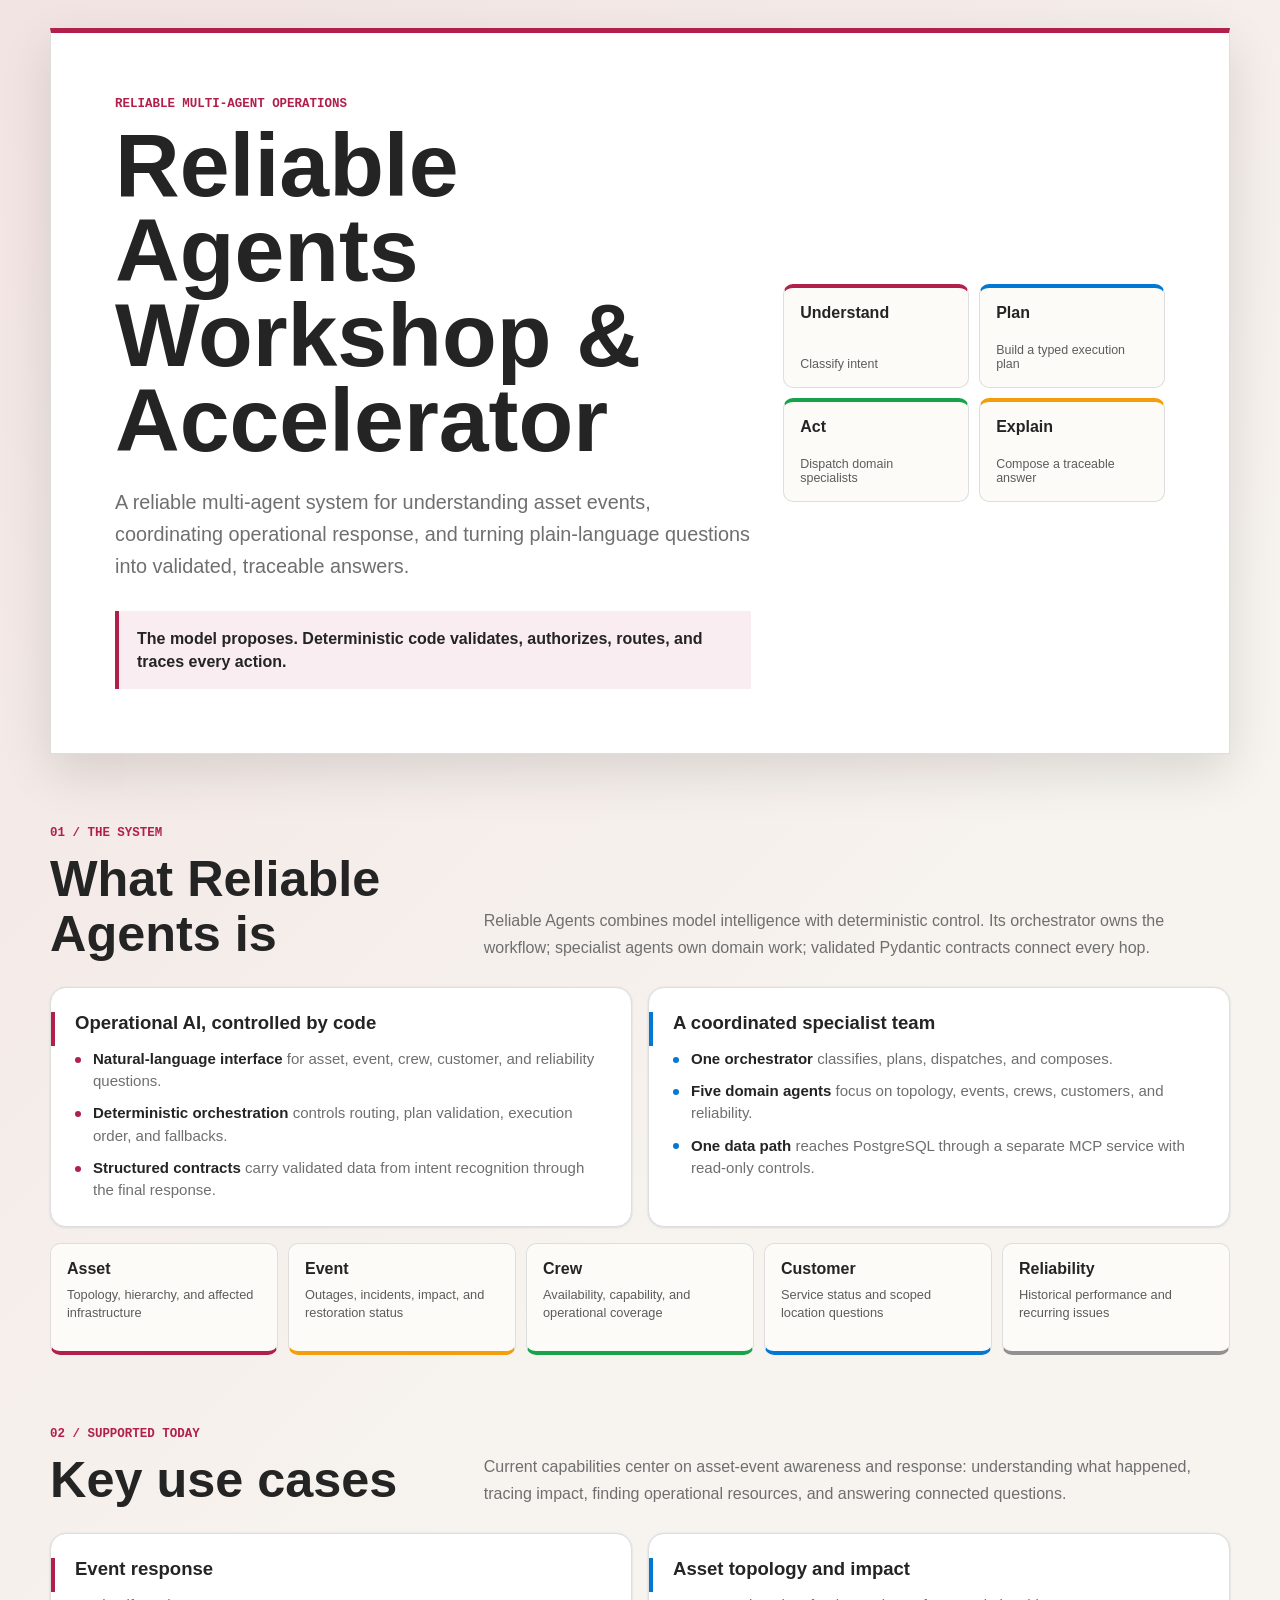
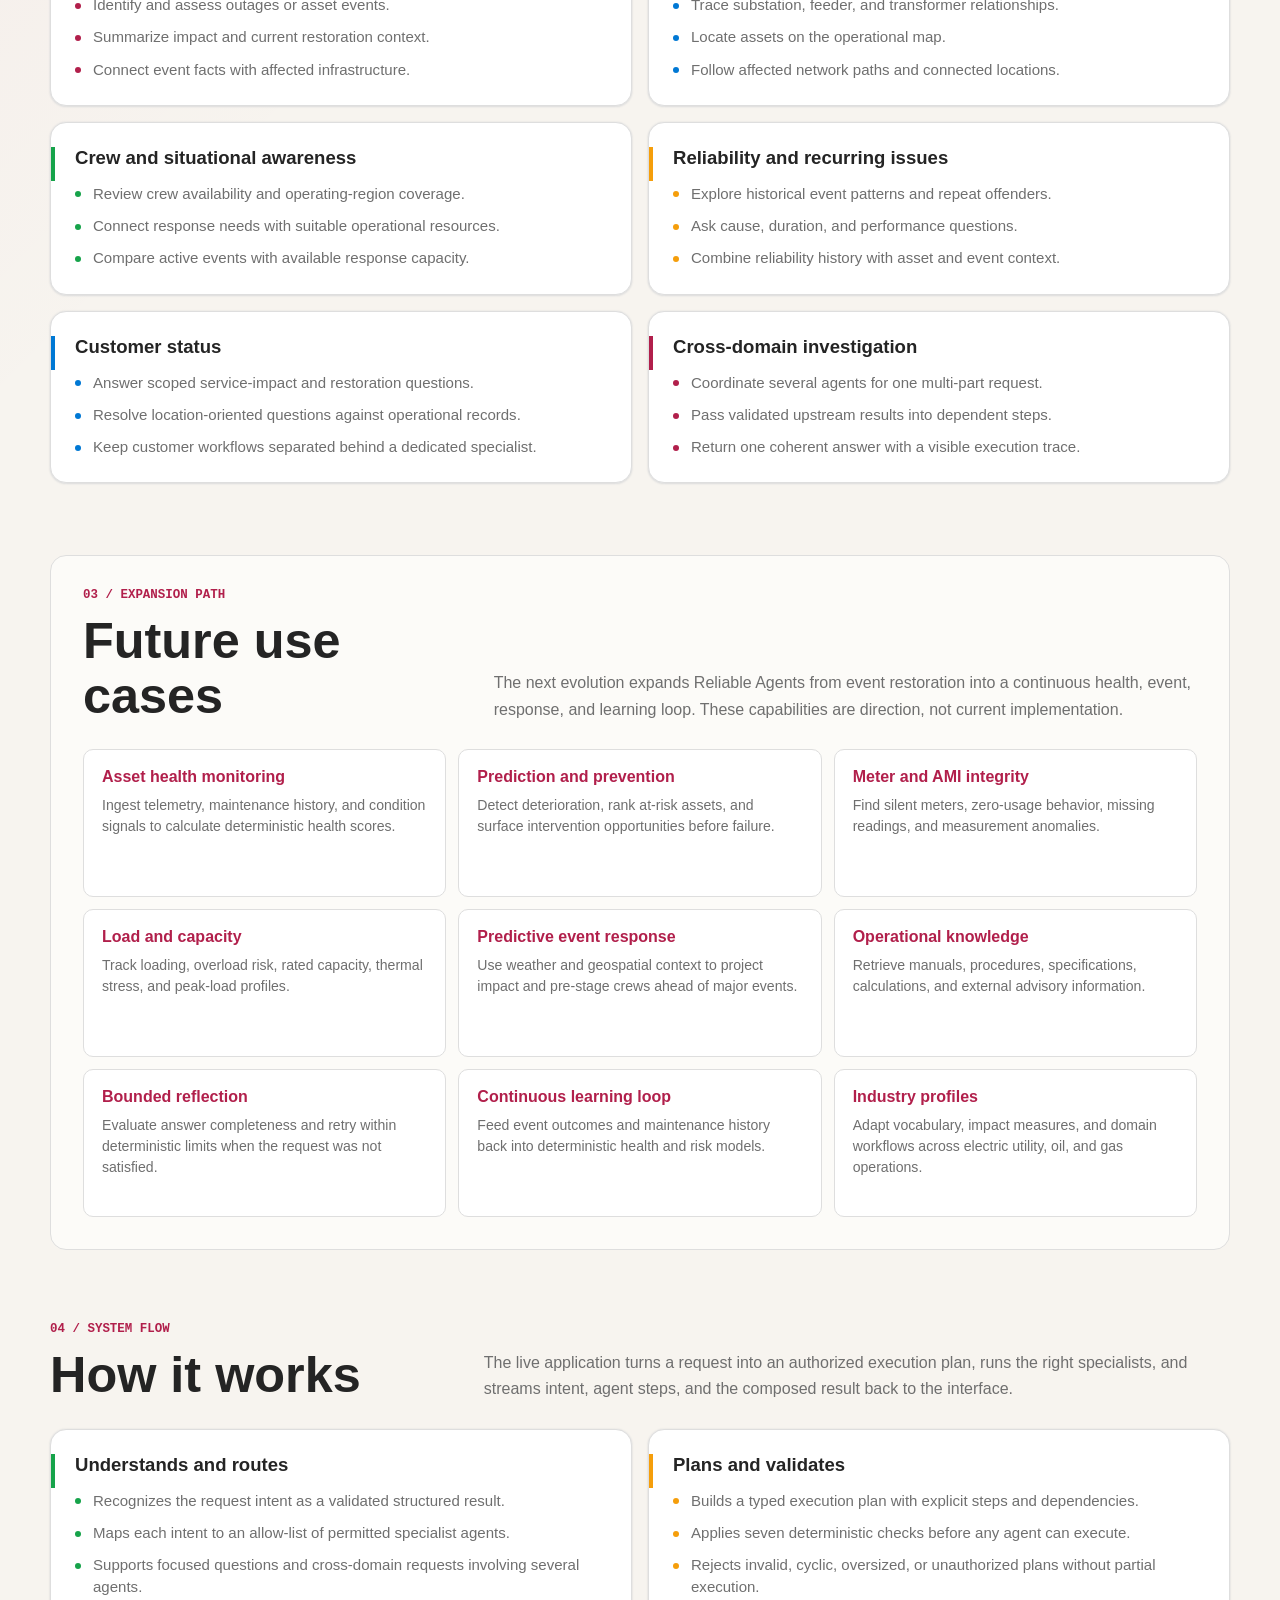
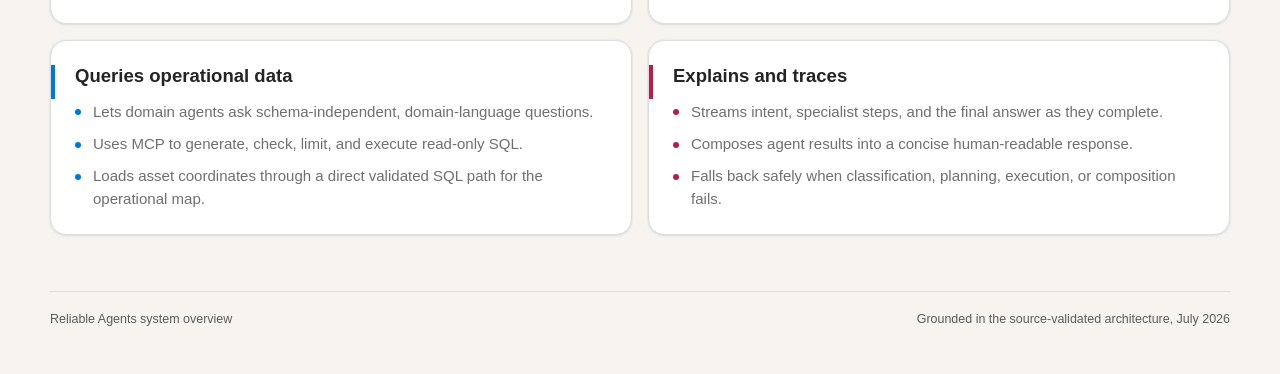
<file: docs/data/data-dictionary/archive/responseiq-overview.html>
<!DOCTYPE html>
<html lang="en">
<head>
  <meta charset="UTF-8">
  <meta name="viewport" content="width=device-width, initial-scale=1.0">
  <title>Reliable Agents Workshop &amp; Accelerator | System Overview</title>
  <script>
    (() => {
      const theme = "light";
      document.documentElement.setAttribute("data-theme", theme);
    })();
  </script>
  <style>
    :root {
      color-scheme: light;
      --cp-bg: #f7f4ef;
      --cp-bg-elevated: #fcfbf8;
      --cp-surface: #ffffff;
      --cp-surface-soft: #f5f5f5;
      --cp-border: #dedede;
      --cp-border-strong: #919191;
      --cp-text: #242424;
      --cp-text-muted: #5c5c5c;
      --cp-text-soft: #6f6f6f;
      --cp-accent: #b11f4b;
      --cp-accent-hover: #9a1a41;
      --cp-accent-soft: rgba(177, 31, 75, 0.08);
      --cp-accent-fg: #ffffff;
      --cp-success: #16a34a;
      --cp-danger: #dc2626;
      --cp-warning: #f59e0b;
      --cp-link: #0078d4;
      --cp-shadow: 0 18px 48px rgba(0, 0, 0, 0.12);
      --cp-overlay: rgba(255, 255, 255, 0.8);
      --cp-panel: rgba(255, 255, 255, 0.86);
      --cp-panel-strong: rgba(255, 255, 255, 0.96);
      --cp-sheen: rgba(255, 255, 255, 0.55);
      --cp-highlight: rgba(177, 31, 75, 0.12);
    }
    html[data-theme="dark"] {
      color-scheme: dark;
      --cp-bg: #3d3b3a;
      --cp-bg-elevated: #343231;
      --cp-surface: #292929;
      --cp-surface-soft: #2e2e2e;
      --cp-border: #474747;
      --cp-border-strong: #5f5f5f;
      --cp-text: #dedede;
      --cp-text-muted: #919191;
      --cp-text-soft: #b0b0b0;
      --cp-accent: #fd8ea1;
      --cp-accent-hover: #fb7b91;
      --cp-accent-soft: rgba(253, 142, 161, 0.14);
      --cp-accent-fg: #1a1a1a;
      --cp-success: #4ade80;
      --cp-danger: #f87171;
      --cp-warning: #fbbf24;
      --cp-link: #4da6ff;
      --cp-shadow: 0 18px 48px rgba(0, 0, 0, 0.32);
      --cp-overlay: rgba(41, 41, 41, 0.88);
      --cp-panel: rgba(41, 41, 41, 0.72);
      --cp-panel-strong: rgba(41, 41, 41, 0.96);
      --cp-sheen: rgba(255, 255, 255, 0.04);
      --cp-highlight: rgba(253, 142, 161, 0.12);
    }

    * { box-sizing: border-box; }

    html { scroll-behavior: smooth; }

    body {
      margin: 0;
      min-height: 100vh;
      background:
        linear-gradient(135deg, var(--cp-accent-soft), transparent 42%),
        var(--cp-bg);
      color: var(--cp-text);
      font-family: "Segoe UI", Aptos, Calibri, -apple-system, BlinkMacSystemFont, sans-serif;
    }

    .page-shell {
      width: min(1180px, calc(100% - 32px));
      margin: 0 auto;
      padding: 28px 0 48px;
    }

    .hero {
      position: relative;
      overflow: hidden;
      min-height: 340px;
      display: grid;
      grid-template-columns: minmax(0, 1.25fr) minmax(280px, 0.75fr);
      gap: 32px;
      align-items: center;
      padding: clamp(28px, 6vw, 64px);
      border: 1px solid var(--cp-border);
      border-top: 5px solid var(--cp-accent);
      background: var(--cp-surface);
      box-shadow: var(--cp-shadow);
    }

    .eyebrow,
    .status-label,
    .section-kicker {
      margin: 0 0 12px;
      color: var(--cp-accent);
      font-family: Consolas, "Courier New", Courier, monospace;
      font-size: 0.78rem;
      font-weight: 700;
      letter-spacing: 0;
      text-transform: uppercase;
    }

    h1 {
      margin: 0;
      max-width: 760px;
      font-size: clamp(3rem, 7vw, 5.75rem);
      line-height: 0.95;
      letter-spacing: 0;
    }

    .hero-copy {
      max-width: 720px;
      margin: 24px 0 0;
      color: var(--cp-text-soft);
      font-size: clamp(1rem, 2vw, 1.24rem);
      line-height: 1.6;
    }

    .principle {
      margin-top: 28px;
      padding: 16px 18px;
      border-left: 4px solid var(--cp-accent);
      background: var(--cp-accent-soft);
      font-weight: 650;
      line-height: 1.45;
    }

    .system-loop {
      min-height: 236px;
      display: grid;
      grid-template-columns: repeat(2, minmax(0, 1fr));
      gap: 10px;
      align-content: center;
    }

    .loop-step {
      min-height: 104px;
      display: flex;
      flex-direction: column;
      justify-content: space-between;
      padding: 16px;
      border: 1px solid var(--cp-border);
      border-radius: 0.625rem;
      background: var(--cp-bg-elevated);
    }

    .loop-step strong { font-size: 1rem; }
    .loop-step span { color: var(--cp-text-muted); font-size: 0.78rem; }
    .loop-step:nth-child(1) { border-top: 4px solid var(--cp-accent); }
    .loop-step:nth-child(2) { border-top: 4px solid var(--cp-link); }
    .loop-step:nth-child(3) { border-top: 4px solid var(--cp-success); }
    .loop-step:nth-child(4) { border-top: 4px solid var(--cp-warning); }

    .section {
      padding: 72px 0 0;
    }

    .section-heading {
      display: grid;
      grid-template-columns: minmax(0, 0.7fr) minmax(280px, 1.3fr);
      gap: 32px;
      align-items: end;
      margin-bottom: 26px;
    }

    h2 {
      margin: 0;
      font-size: clamp(2rem, 4vw, 3.15rem);
      line-height: 1.08;
      letter-spacing: 0;
    }

    .section-intro {
      margin: 0;
      color: var(--cp-text-soft);
      font-size: 1rem;
      line-height: 1.65;
    }

    .card-grid {
      display: grid;
      grid-template-columns: repeat(2, minmax(0, 1fr));
      gap: 16px;
    }

    .card {
      position: relative;
      padding: 24px;
      border: 1px solid var(--cp-border);
      border-radius: 16px;
      background: var(--cp-surface);
      box-shadow: 0 0 2px var(--cp-border), 0 1px 2px var(--cp-border);
    }

    .card::before {
      content: "";
      position: absolute;
      top: 24px;
      left: 0;
      width: 4px;
      height: 34px;
      background: var(--card-accent, var(--cp-accent));
    }

    .card h3 {
      margin: 0 0 14px;
      font-size: 1.16rem;
      letter-spacing: 0;
    }

    .card ul {
      margin: 0;
      padding: 0;
      list-style: none;
    }

    .card li {
      position: relative;
      margin-top: 10px;
      padding-left: 18px;
      color: var(--cp-text-soft);
      font-size: 0.94rem;
      line-height: 1.48;
    }

    .card li::before {
      content: "";
      position: absolute;
      top: 0.58em;
      left: 0;
      width: 6px;
      height: 6px;
      border-radius: 50%;
      background: var(--card-accent, var(--cp-accent));
    }

    .card strong { color: var(--cp-text); }
    .accent-blue { --card-accent: var(--cp-link); }
    .accent-green { --card-accent: var(--cp-success); }
    .accent-gold { --card-accent: var(--cp-warning); }

    .agent-strip {
      display: grid;
      grid-template-columns: repeat(5, minmax(0, 1fr));
      gap: 10px;
      margin-top: 16px;
    }

    .agent {
      min-height: 112px;
      padding: 16px;
      border: 1px solid var(--cp-border);
      border-bottom: 4px solid var(--cp-accent);
      border-radius: 0.625rem;
      background: var(--cp-bg-elevated);
    }

    .agent:nth-child(2) { border-bottom-color: var(--cp-warning); }
    .agent:nth-child(3) { border-bottom-color: var(--cp-success); }
    .agent:nth-child(4) { border-bottom-color: var(--cp-link); }
    .agent:nth-child(5) { border-bottom-color: var(--cp-border-strong); }
    .agent strong { display: block; margin-bottom: 7px; }
    .agent span { color: var(--cp-text-muted); font-size: 0.8rem; line-height: 1.4; }

    .future-band {
      padding: 32px;
      border: 1px solid var(--cp-border);
      border-radius: 16px;
      background: var(--cp-bg-elevated);
    }

    .future-grid {
      display: grid;
      grid-template-columns: repeat(3, minmax(0, 1fr));
      gap: 12px;
      margin-top: 22px;
    }

    .future-item {
      min-height: 148px;
      padding: 18px;
      border: 1px solid var(--cp-border);
      border-radius: 0.625rem;
      background: var(--cp-surface);
    }

    .future-item strong {
      display: block;
      margin-bottom: 9px;
      color: var(--cp-accent);
    }

    .future-item p {
      margin: 0;
      color: var(--cp-text-soft);
      font-size: 0.88rem;
      line-height: 1.5;
    }

    footer {
      display: flex;
      justify-content: space-between;
      gap: 20px;
      margin-top: 56px;
      padding-top: 20px;
      border-top: 1px solid var(--cp-border);
      color: var(--cp-text-muted);
      font-size: 0.78rem;
    }

    @media (max-width: 820px) {
      .hero,
      .section-heading { grid-template-columns: 1fr; }
      .card-grid,
      .future-grid { grid-template-columns: 1fr; }
      .agent-strip { grid-template-columns: repeat(2, minmax(0, 1fr)); }
      .hero { min-height: auto; }
    }

    @media (max-width: 520px) {
      .page-shell { width: min(100% - 20px, 1180px); padding-top: 10px; }
      .hero { padding: 26px 20px; }
      .section { padding-top: 52px; }
      .system-loop,
      .agent-strip { grid-template-columns: 1fr; }
      .future-band { padding: 22px 18px; }
      footer { flex-direction: column; }
    }
  </style>
</head>
<body>
  <main class="page-shell">
    <section class="hero" aria-labelledby="page-title">
      <div>
        <p class="eyebrow">Reliable multi-agent operations</p>
        <h1 id="page-title">Reliable Agents Workshop &amp; Accelerator</h1>
        <p class="hero-copy">
          A reliable multi-agent system for understanding asset events, coordinating operational
          response, and turning plain-language questions into validated, traceable answers.
        </p>
        <div class="principle">
          The model proposes. Deterministic code validates, authorizes, routes, and traces every action.
        </div>
      </div>

      <div class="system-loop" aria-label="Reliable Agents operating loop">
        <div class="loop-step"><strong>Understand</strong><span>Classify intent</span></div>
        <div class="loop-step"><strong>Plan</strong><span>Build a typed execution plan</span></div>
        <div class="loop-step"><strong>Act</strong><span>Dispatch domain specialists</span></div>
        <div class="loop-step"><strong>Explain</strong><span>Compose a traceable answer</span></div>
      </div>
    </section>

    <section class="section" aria-labelledby="what-title">
      <div class="section-heading">
        <div>
          <p class="section-kicker">01 / The system</p>
          <h2 id="what-title">What Reliable Agents is</h2>
        </div>
        <p class="section-intro">
          Reliable Agents combines model intelligence with deterministic control. Its orchestrator owns
          the workflow; specialist agents own domain work; validated Pydantic contracts connect every hop.
        </p>
      </div>

      <div class="card-grid">
        <article class="card">
          <h3>Operational AI, controlled by code</h3>
          <ul>
            <li><strong>Natural-language interface</strong> for asset, event, crew, customer, and reliability questions.</li>
            <li><strong>Deterministic orchestration</strong> controls routing, plan validation, execution order, and fallbacks.</li>
            <li><strong>Structured contracts</strong> carry validated data from intent recognition through the final response.</li>
          </ul>
        </article>

        <article class="card accent-blue">
          <h3>A coordinated specialist team</h3>
          <ul>
            <li><strong>One orchestrator</strong> classifies, plans, dispatches, and composes.</li>
            <li><strong>Five domain agents</strong> focus on topology, events, crews, customers, and reliability.</li>
            <li><strong>One data path</strong> reaches PostgreSQL through a separate MCP service with read-only controls.</li>
          </ul>
        </article>
      </div>

      <div class="agent-strip" aria-label="Current Reliable Agents domain agents">
        <div class="agent"><strong>Asset</strong><span>Topology, hierarchy, and affected infrastructure</span></div>
        <div class="agent"><strong>Event</strong><span>Outages, incidents, impact, and restoration status</span></div>
        <div class="agent"><strong>Crew</strong><span>Availability, capability, and operational coverage</span></div>
        <div class="agent"><strong>Customer</strong><span>Service status and scoped location questions</span></div>
        <div class="agent"><strong>Reliability</strong><span>Historical performance and recurring issues</span></div>
      </div>
    </section>

    <section class="section" aria-labelledby="use-title">
      <div class="section-heading">
        <div>
          <p class="section-kicker">02 / Supported today</p>
          <h2 id="use-title">Key use cases</h2>
        </div>
        <p class="section-intro">
          Current capabilities center on asset-event awareness and response: understanding what
          happened, tracing impact, finding operational resources, and answering connected questions.
        </p>
      </div>

      <div class="card-grid">
        <article class="card">
          <h3>Event response</h3>
          <ul>
            <li>Identify and assess outages or asset events.</li>
            <li>Summarize impact and current restoration context.</li>
            <li>Connect event facts with affected infrastructure.</li>
          </ul>
        </article>

        <article class="card accent-blue">
          <h3>Asset topology and impact</h3>
          <ul>
            <li>Trace substation, feeder, and transformer relationships.</li>
            <li>Locate assets on the operational map.</li>
            <li>Follow affected network paths and connected locations.</li>
          </ul>
        </article>

        <article class="card accent-green">
          <h3>Crew and situational awareness</h3>
          <ul>
            <li>Review crew availability and operating-region coverage.</li>
            <li>Connect response needs with suitable operational resources.</li>
            <li>Compare active events with available response capacity.</li>
          </ul>
        </article>

        <article class="card accent-gold">
          <h3>Reliability and recurring issues</h3>
          <ul>
            <li>Explore historical event patterns and repeat offenders.</li>
            <li>Ask cause, duration, and performance questions.</li>
            <li>Combine reliability history with asset and event context.</li>
          </ul>
        </article>

        <article class="card accent-blue">
          <h3>Customer status</h3>
          <ul>
            <li>Answer scoped service-impact and restoration questions.</li>
            <li>Resolve location-oriented questions against operational records.</li>
            <li>Keep customer workflows separated behind a dedicated specialist.</li>
          </ul>
        </article>

        <article class="card">
          <h3>Cross-domain investigation</h3>
          <ul>
            <li>Coordinate several agents for one multi-part request.</li>
            <li>Pass validated upstream results into dependent steps.</li>
            <li>Return one coherent answer with a visible execution trace.</li>
          </ul>
        </article>
      </div>
    </section>

    <section class="section" aria-labelledby="future-title">
      <div class="future-band">
        <div class="section-heading">
          <div>
            <p class="section-kicker">03 / Expansion path</p>
            <h2 id="future-title">Future use cases</h2>
          </div>
          <p class="section-intro">
            The next evolution expands Reliable Agents from event restoration into a continuous
            health, event, response, and learning loop. These capabilities are direction, not current implementation.
          </p>
        </div>

        <div class="future-grid">
          <article class="future-item">
            <strong>Asset health monitoring</strong>
            <p>Ingest telemetry, maintenance history, and condition signals to calculate deterministic health scores.</p>
          </article>
          <article class="future-item">
            <strong>Prediction and prevention</strong>
            <p>Detect deterioration, rank at-risk assets, and surface intervention opportunities before failure.</p>
          </article>
          <article class="future-item">
            <strong>Meter and AMI integrity</strong>
            <p>Find silent meters, zero-usage behavior, missing readings, and measurement anomalies.</p>
          </article>
          <article class="future-item">
            <strong>Load and capacity</strong>
            <p>Track loading, overload risk, rated capacity, thermal stress, and peak-load profiles.</p>
          </article>
          <article class="future-item">
            <strong>Predictive event response</strong>
            <p>Use weather and geospatial context to project impact and pre-stage crews ahead of major events.</p>
          </article>
          <article class="future-item">
            <strong>Operational knowledge</strong>
            <p>Retrieve manuals, procedures, specifications, calculations, and external advisory information.</p>
          </article>
          <article class="future-item">
            <strong>Bounded reflection</strong>
            <p>Evaluate answer completeness and retry within deterministic limits when the request was not satisfied.</p>
          </article>
          <article class="future-item">
            <strong>Continuous learning loop</strong>
            <p>Feed event outcomes and maintenance history back into deterministic health and risk models.</p>
          </article>
          <article class="future-item">
            <strong>Industry profiles</strong>
            <p>Adapt vocabulary, impact measures, and domain workflows across electric utility, oil, and gas operations.</p>
          </article>
        </div>
      </div>
    </section>

    <section class="section" aria-labelledby="does-title">
      <div class="section-heading">
        <div>
          <p class="section-kicker">04 / System flow</p>
          <h2 id="does-title">How it works</h2>
        </div>
        <p class="section-intro">
          The live application turns a request into an authorized execution plan, runs the right
          specialists, and streams intent, agent steps, and the composed result back to the interface.
        </p>
      </div>

      <div class="card-grid">
        <article class="card accent-green">
          <h3>Understands and routes</h3>
          <ul>
            <li>Recognizes the request intent as a validated structured result.</li>
            <li>Maps each intent to an allow-list of permitted specialist agents.</li>
            <li>Supports focused questions and cross-domain requests involving several agents.</li>
          </ul>
        </article>

        <article class="card accent-gold">
          <h3>Plans and validates</h3>
          <ul>
            <li>Builds a typed execution plan with explicit steps and dependencies.</li>
            <li>Applies seven deterministic checks before any agent can execute.</li>
            <li>Rejects invalid, cyclic, oversized, or unauthorized plans without partial execution.</li>
          </ul>
        </article>

        <article class="card accent-blue">
          <h3>Queries operational data</h3>
          <ul>
            <li>Lets domain agents ask schema-independent, domain-language questions.</li>
            <li>Uses MCP to generate, check, limit, and execute read-only SQL.</li>
            <li>Loads asset coordinates through a direct validated SQL path for the operational map.</li>
          </ul>
        </article>

        <article class="card">
          <h3>Explains and traces</h3>
          <ul>
            <li>Streams intent, specialist steps, and the final answer as they complete.</li>
            <li>Composes agent results into a concise human-readable response.</li>
            <li>Falls back safely when classification, planning, execution, or composition fails.</li>
          </ul>
        </article>
      </div>
    </section>

    <footer>
      <span>Reliable Agents system overview</span>
      <span>Grounded in the source-validated architecture, July 2026</span>
    </footer>
  </main>
</body>
</html>
</file>
